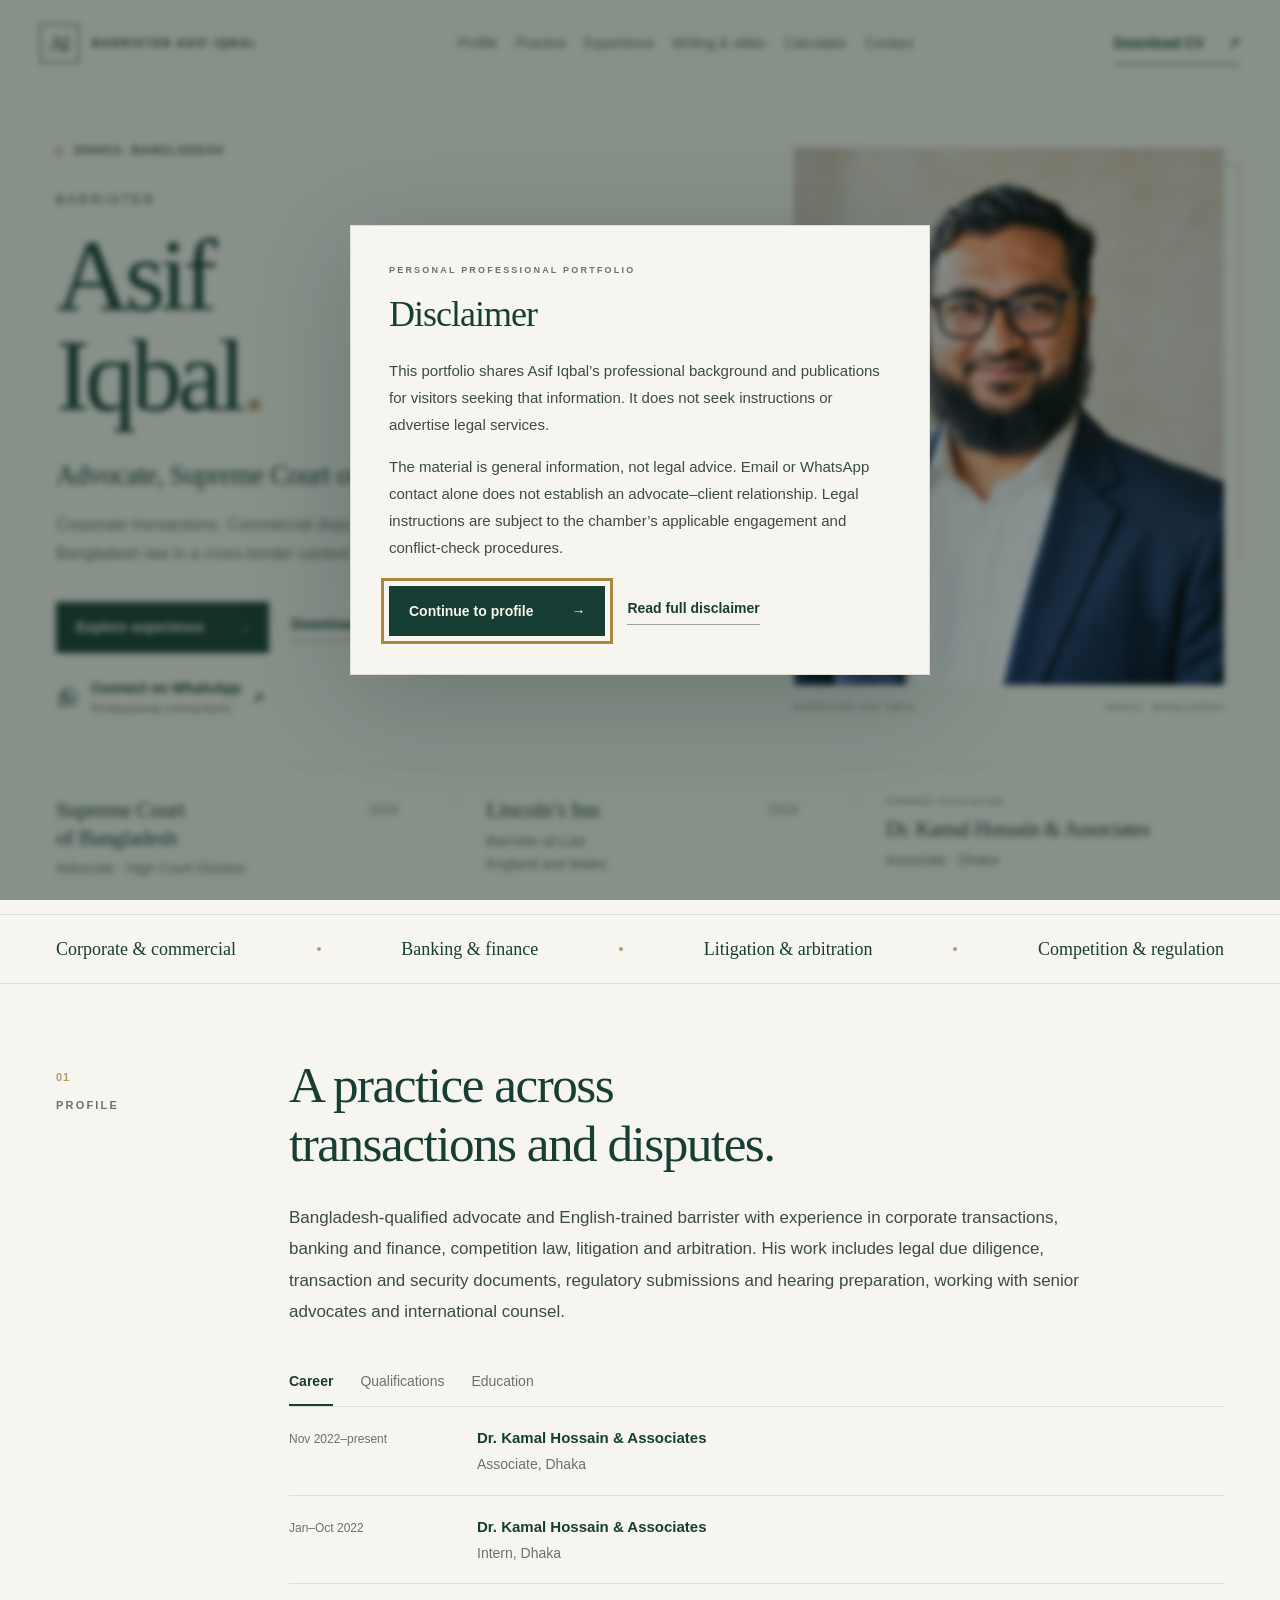
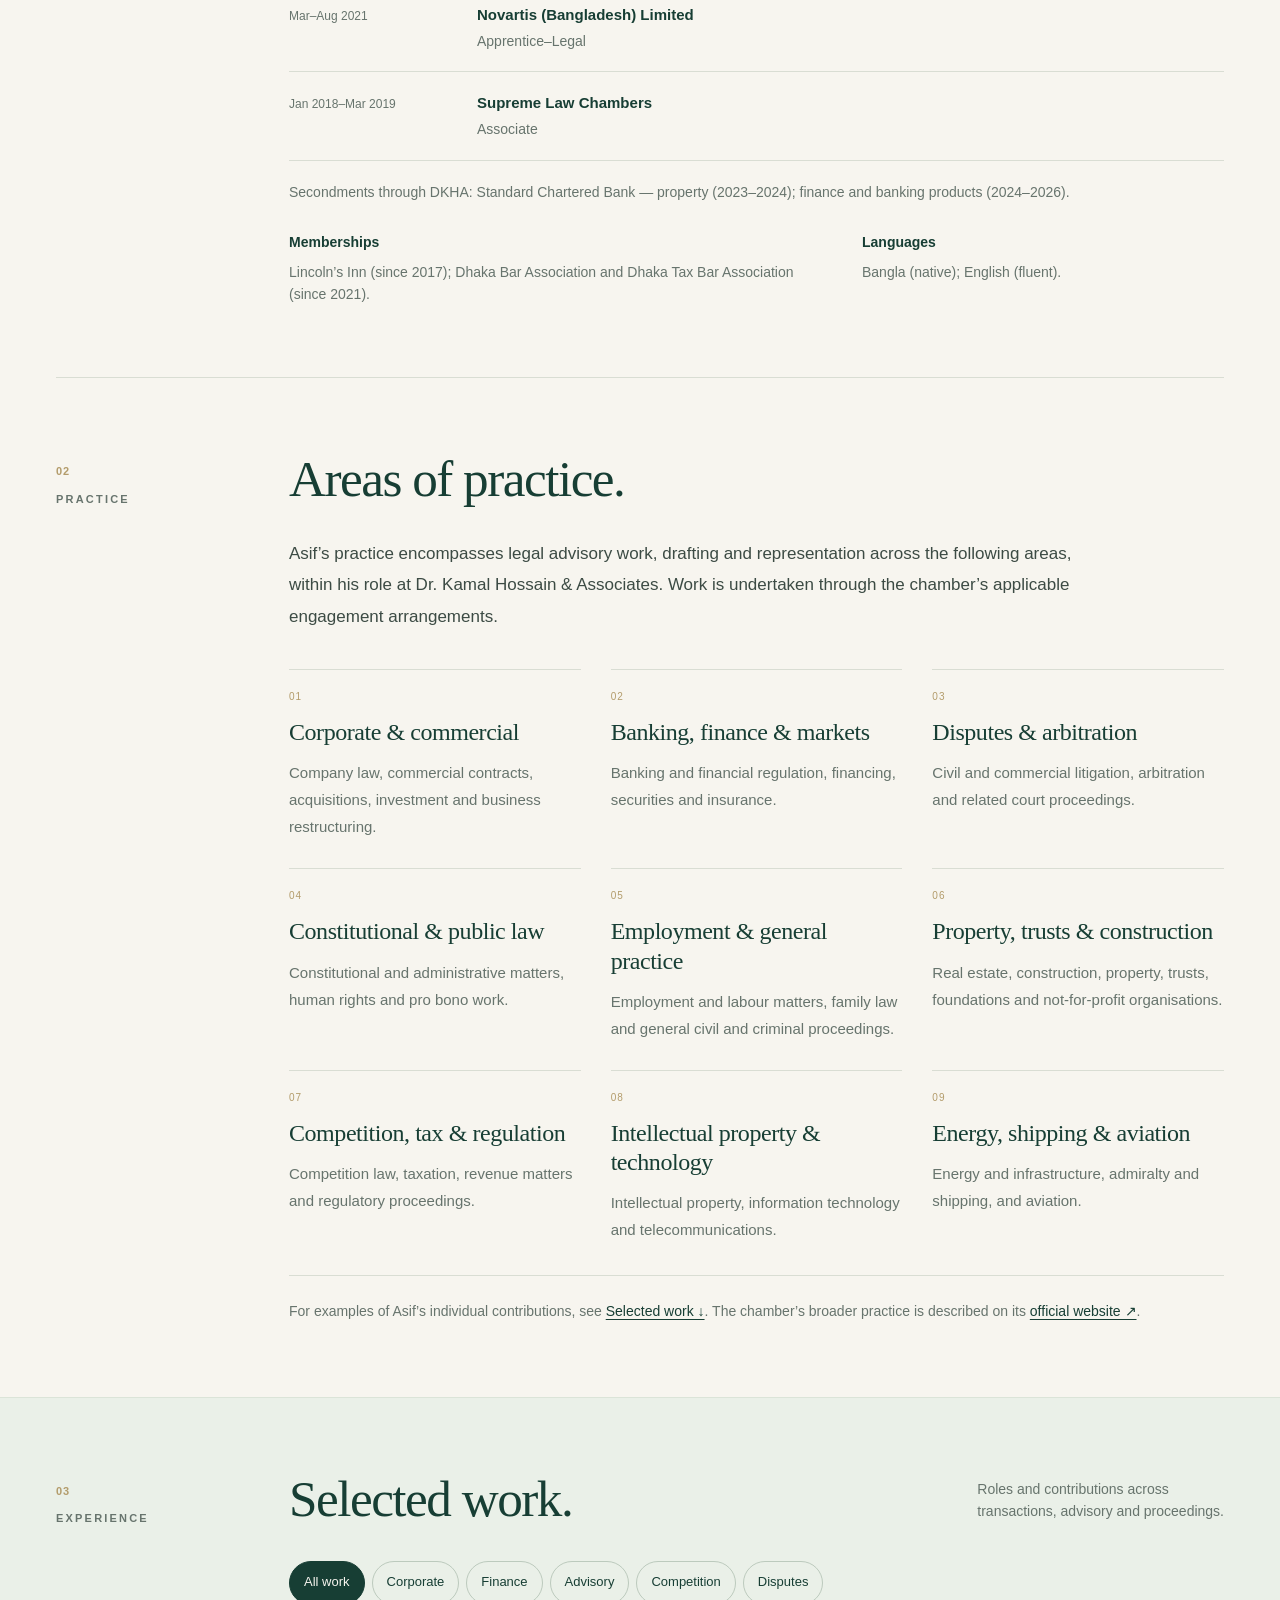
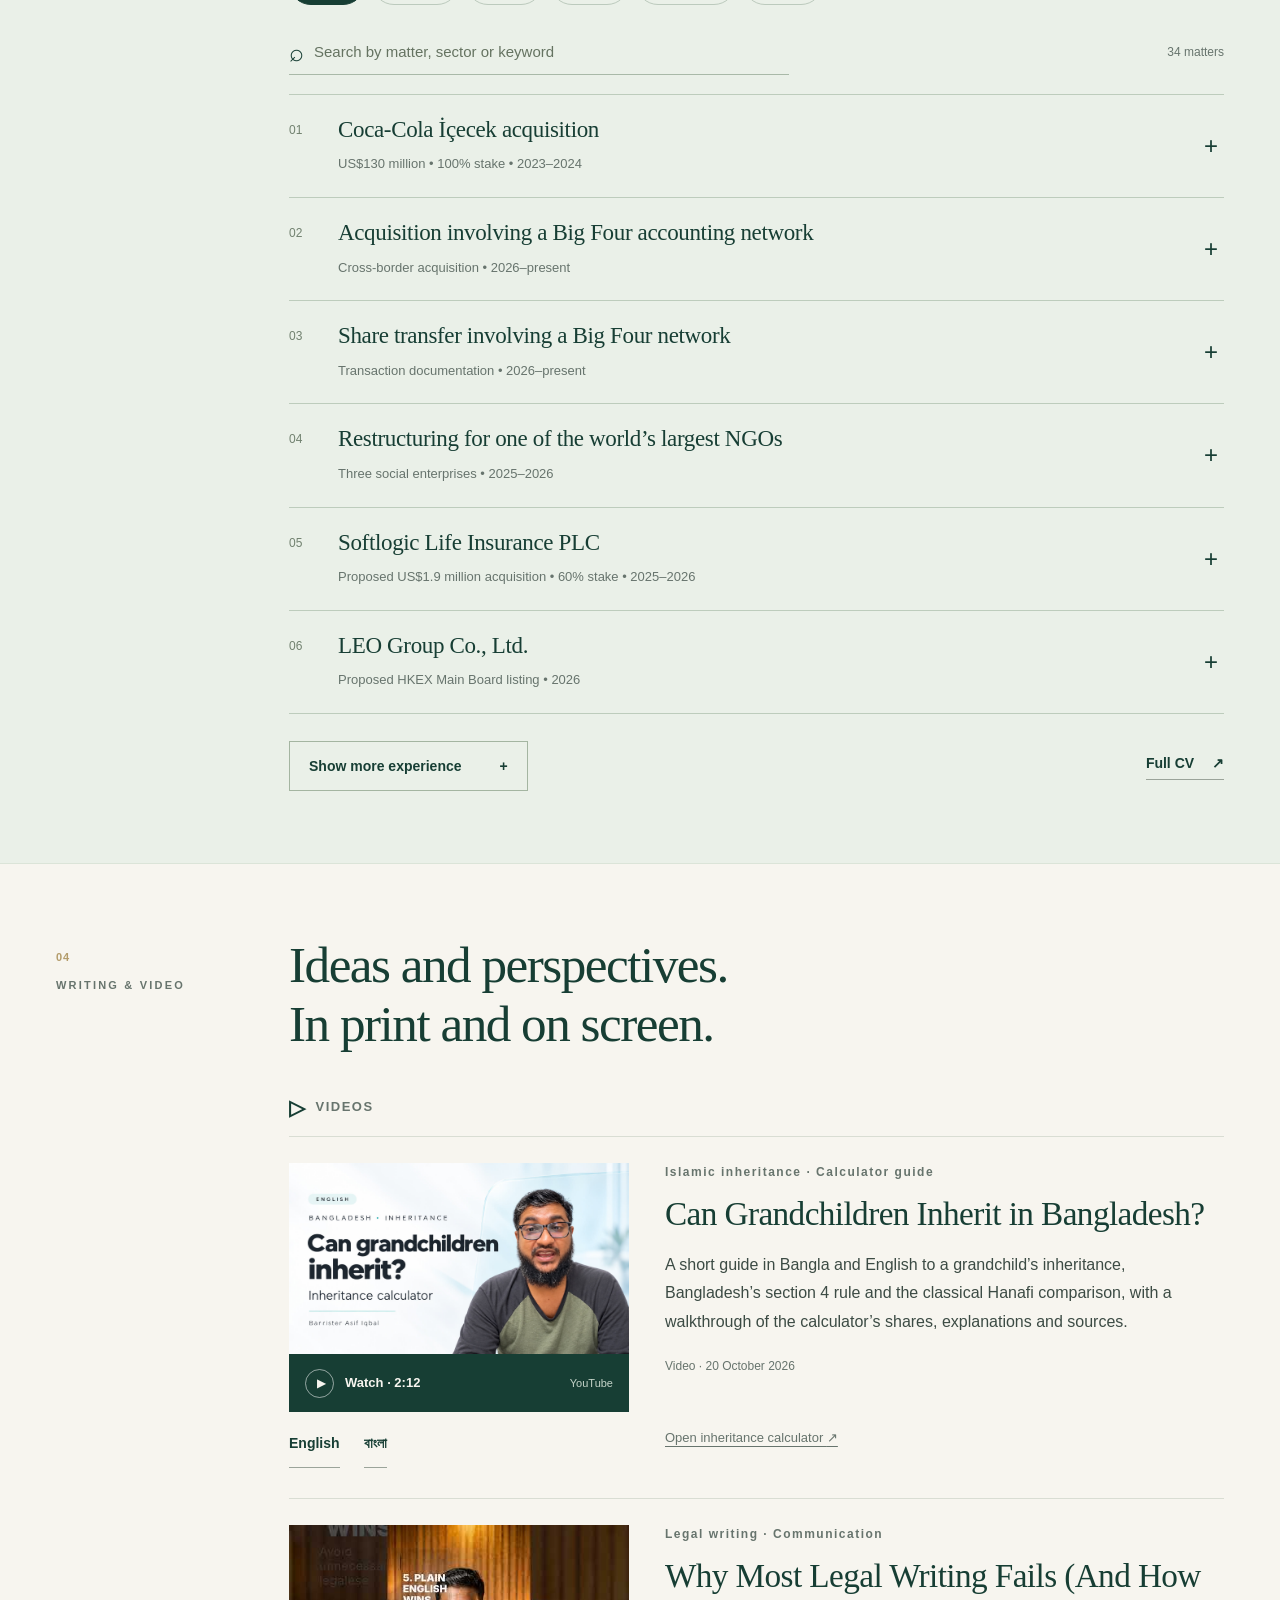
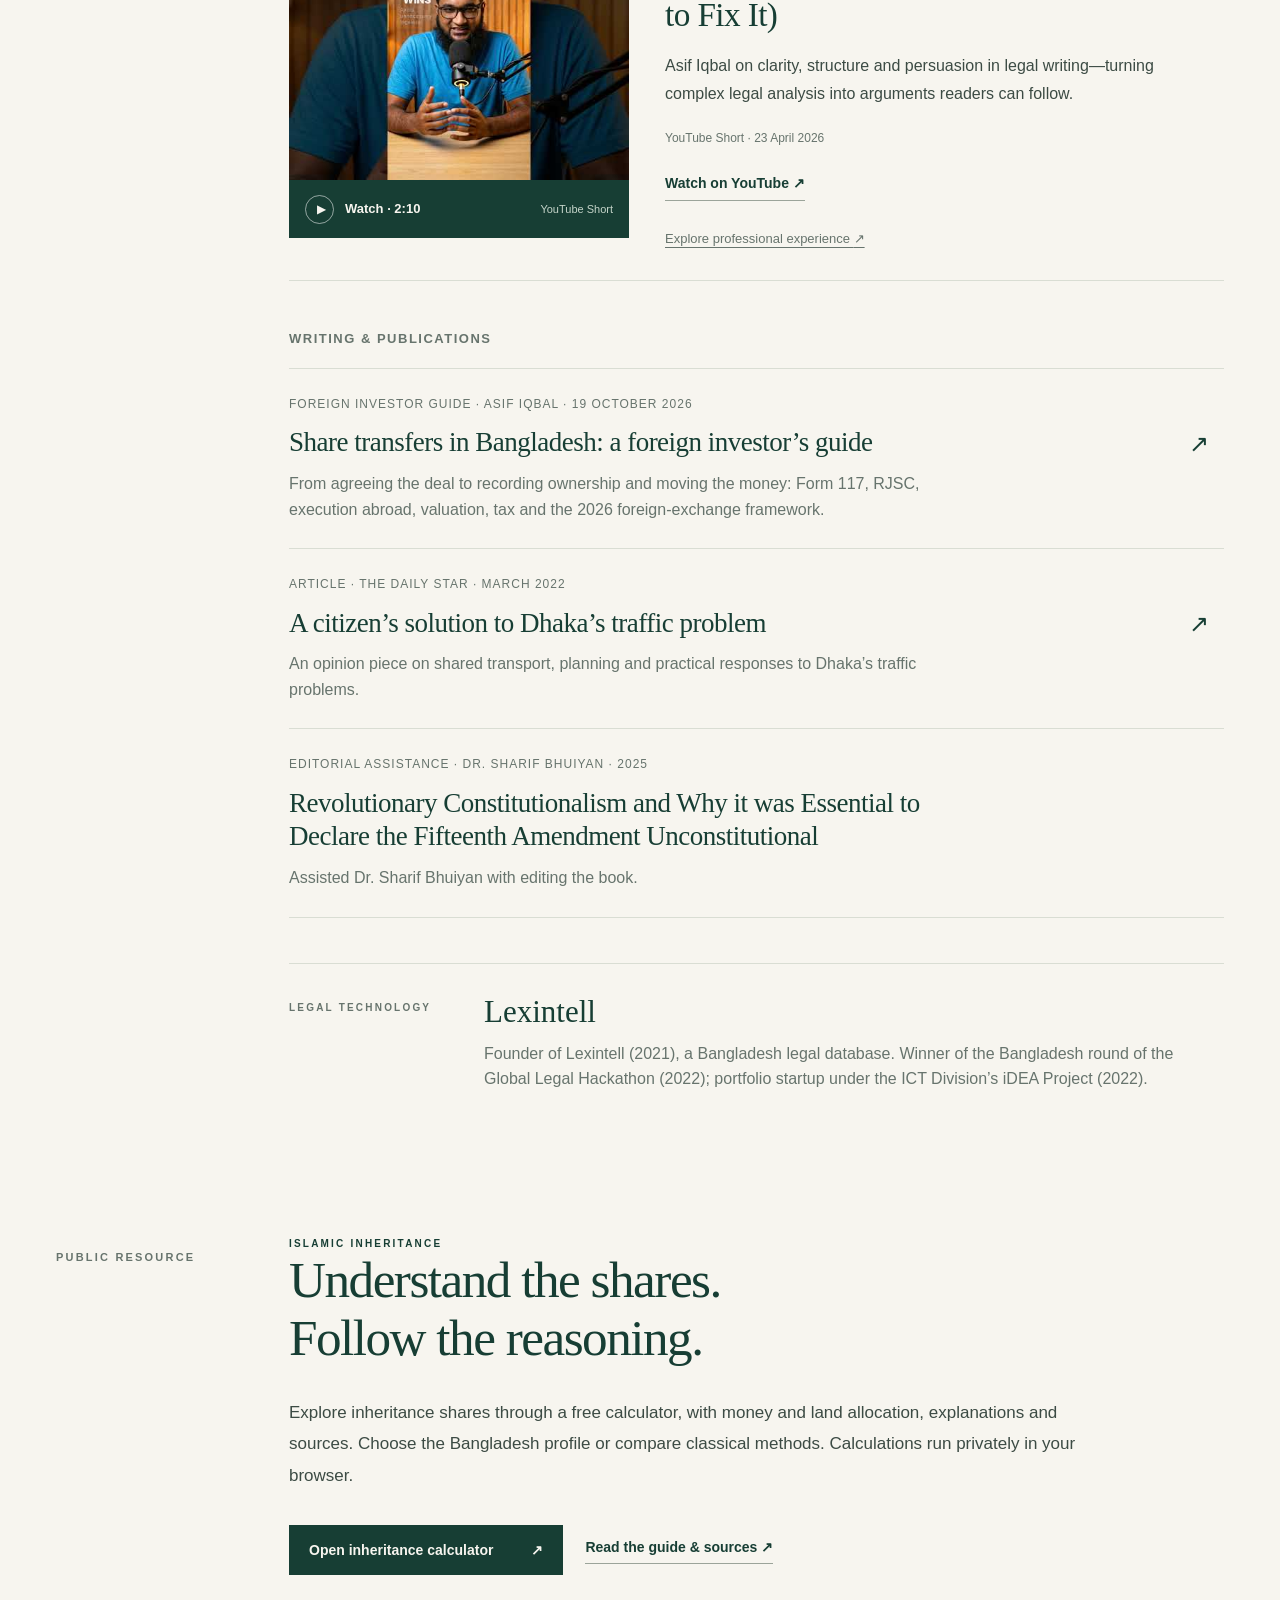
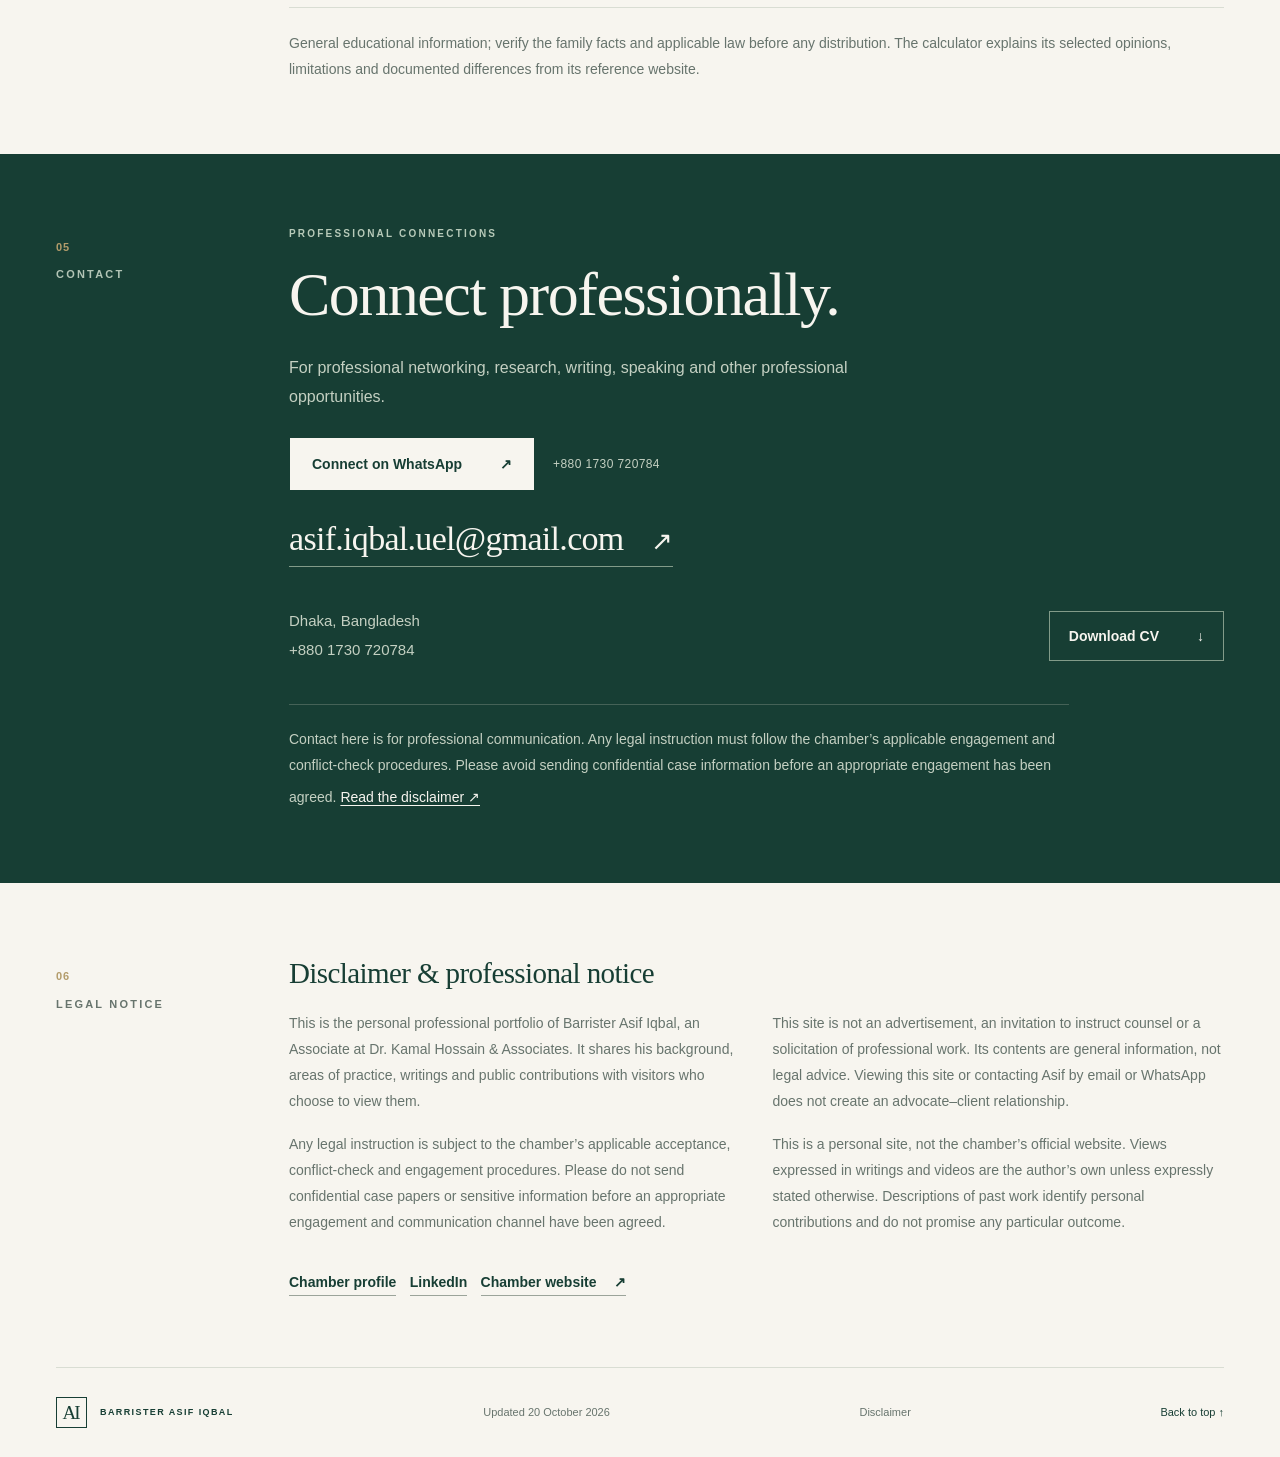
<file: index.html>
<!doctype html>
<html lang="en">
<head>
  <meta charset="utf-8"><meta name="viewport" content="width=device-width,initial-scale=1">
  <title>Barrister Asif Iqbal (Md Asif Iqbal) — Advocate, Supreme Court of Bangladesh</title>
  <meta name="description" content="Professional portfolio of Barrister Asif Iqbal, Advocate, Supreme Court of Bangladesh. Legal experience, qualifications, writings, videos and CV.">
  <link rel="canonical" href="https://asifiqbal23.github.io/barrister-asif-iqbal/"><script type="application/ld+json">{"@context":"https://schema.org","@type":"ProfilePage","url":"https://asifiqbal23.github.io/barrister-asif-iqbal/","mainEntity":{"@type":"Person","name":"Md Asif Iqbal","alternateName":["Barrister Asif Iqbal","Asif Iqbal","Md. Asif Iqbal","Asif Iqbal Saad","Md Asif Iqbal Saad"],"jobTitle":"Barrister-at-Law; Advocate, Supreme Court of Bangladesh","worksFor":{"@type":"LegalService","name":"Dr. Kamal Hossain & Associates","url":"https://www.khossain.com/"},"url":"https://asifiqbal23.github.io/barrister-asif-iqbal/","sameAs":["https://www.khossain.com/lawyers/asif-iqbal","https://lexintell.bd/people/p/p_lx_asif_iqbal/","https://www.linkedin.com/in/asif-iqbal-26893a81/"]}}</script>
  <meta property="og:type" content="website">
  <meta property="og:title" content="Barrister Asif Iqbal">
  <meta property="og:description" content="Advocate, Supreme Court of Bangladesh. Legal experience, writings, videos and CV.">
  <meta property="og:url" content="https://asifiqbal23.github.io/barrister-asif-iqbal/">
  <meta property="og:image" content="https://asifiqbal23.github.io/barrister-asif-iqbal/assets/asif-iqbal-portrait.jpg">
  <meta property="og:image:alt" content="Portrait of Barrister Asif Iqbal">
  <meta name="theme-color" content="#173e34">
  <link rel="icon" href="favicon.svg" type="image/svg+xml">
  <link rel="stylesheet" href="style.css?v=bilingual-video-20261020">
  <script src="app.js?v=bilingual-en-first-20261020" defer></script>
</head>
<body>
<a class="skip" href="#main">Skip to content</a>
<header class="header"><div class="nav-wrap">
  <a class="brand" href="#top" aria-label="Barrister Asif Iqbal home"><span class="monogram">AI</span><span>BARRISTER ASIF IQBAL</span></a>
  <button class="menu-toggle" aria-expanded="false" aria-controls="navigation">Menu <span aria-hidden="true">+</span></button>
  <nav id="navigation" aria-label="Main navigation"><a href="#profile">Profile</a><a href="#practice">Practice</a><a href="#experience">Experience</a><a href="#journal">Writing &amp; video</a><a href="inheritance/">Calculator</a><a href="#contact">Contact</a></nav>
  <a class="nav-cv" href="Md_Asif_Iqbal_CV.pdf?v=profile-3" download="">Download CV <span aria-hidden="true">↗</span></a>
</div></header>
<main id="main">
<section class="hero wrap" id="top">
  <div class="hero-main"><div class="eyebrow"><span class="dot"></span> DHAKA, BANGLADESH</div>
    <h1><span class="title-prefix">Barrister</span><span>Asif</span><br>Iqbal<span class="period">.</span></h1>
    <p class="hero-role">Advocate, Supreme Court of Bangladesh</p>
    <p class="hero-description">Corporate transactions. Commercial disputes.<br>Bangladesh law in a cross-border context.</p>
    <div class="hero-actions"><a class="button primary" href="#experience">Explore experience <span aria-hidden="true">↓</span></a><a class="text-link" href="Md_Asif_Iqbal_CV.pdf?v=profile-3" download="">Download curriculum vitae <span aria-hidden="true">↗</span></a></div>
    <a class="hero-connect" href="https://wa.me/8801730720784" target="_blank" rel="noopener noreferrer" aria-label="Connect with Asif Iqbal on WhatsApp (opens in a new tab)"><svg viewBox="0 0 24 24" aria-hidden="true"><path d="M20 11.6a8 8 0 0 1-11.8 7L4 20l1.4-4.1A8 8 0 1 1 20 11.6Z" /><path d="M9 7.7c-.7.2-1.1.8-1 1.5.3 2.7 2.4 4.9 5.2 5.5.8.2 1.5-.2 1.8-.9l.3-.7-2-1-1 1c-1.2-.5-2.1-1.4-2.6-2.5l.8-1-1-2Z" /></svg><span>Connect on WhatsApp<small>Professional connections</small></span><span aria-hidden="true">↗</span></a>
  </div>
  <figure class="hero-portrait">
    <img src="assets/asif-iqbal-portrait.jpg" alt="Barrister Asif Iqbal in a navy blazer and glasses" width="1122" height="1402" fetchpriority="high" decoding="async">
    <figcaption><span>BARRISTER ASIF IQBAL</span><span>DHAKA · BANGLADESH</span></figcaption>
  </figure>
</section>
  <aside class="credentials credential-band wrap" aria-label="Professional credentials">
    <div class="credential"><span class="credential-date">2026</span><h2>Supreme Court<br>of Bangladesh</h2><p>Advocate · High Court Division</p></div>
    <div class="credential"><span class="credential-date">2018</span><h2>Lincoln’s Inn</h2><p>Barrister-at-Law<br>England and Wales</p></div>
    <div class="credential current"><span class="eyebrow">CURRENT AFFILIATION</span><h2>Dr. Kamal Hossain &amp; Associates</h2><p>Associate · Dhaka</p></div>
  </aside>
<div class="practice-strip"><div class="wrap"><span>Corporate &amp; commercial</span><i></i><span>Banking &amp; finance</span><i></i><span>Litigation &amp; arbitration</span><i></i><span>Competition &amp; regulation</span></div></div>
<section class="wrap section profile" id="profile">
 <div class="section-label"><span>01</span> PROFILE</div>
 <div class="section-content"><h2 class="display">A practice across <br>transactions and disputes.</h2><p class="intro" id="summary"></p>
   <div class="profile-tabs" role="tablist" aria-label="Professional background"><button role="tab" id="tab-career" aria-controls="career" aria-selected="true" data-tab="career">Career</button><button role="tab" id="tab-qualifications" aria-controls="qualifications" aria-selected="false" tabindex="-1" data-tab="qualifications">Qualifications</button><button role="tab" id="tab-education" aria-controls="education" aria-selected="false" tabindex="-1" data-tab="education">Education</button></div>
   <div id="career" role="tabpanel" aria-labelledby="tab-career"></div><div id="qualifications" role="tabpanel" aria-labelledby="tab-qualifications" hidden></div><div id="education" role="tabpanel" aria-labelledby="tab-education" hidden></div>
   <div class="profile-foot"><p><b>Memberships</b><span id="memberships"></span></p><p><b>Languages</b><span id="languages"></span></p></div>
 </div>
</section><section class="wrap section practice-section" id="practice" aria-labelledby="practice-heading"><div class="section-label"><span>02</span> PRACTICE</div><div class="section-content">
  <h2 class="display" id="practice-heading">Areas of practice.</h2>
  <p class="intro">Asif’s practice encompasses legal advisory work, drafting and representation across the following areas, within his role at Dr. Kamal Hossain &amp; Associates. Work is undertaken through the chamber’s applicable engagement arrangements.</p>
  <div class="practice-grid">
    <article><span class="practice-index">01</span><h3>Corporate &amp; commercial</h3><p>Company law, commercial contracts, acquisitions, investment and business restructuring.</p></article>
    <article><span class="practice-index">02</span><h3>Banking, finance &amp; markets</h3><p>Banking and financial regulation, financing, securities and insurance.</p></article>
    <article><span class="practice-index">03</span><h3>Disputes &amp; arbitration</h3><p>Civil and commercial litigation, arbitration and related court proceedings.</p></article>
    <article><span class="practice-index">04</span><h3>Constitutional &amp; public law</h3><p>Constitutional and administrative matters, human rights and pro bono work.</p></article>
    <article><span class="practice-index">05</span><h3>Employment &amp; general practice</h3><p>Employment and labour matters, family law and general civil and criminal proceedings.</p></article>
    <article><span class="practice-index">06</span><h3>Property, trusts &amp; construction</h3><p>Real estate, construction, property, trusts, foundations and not-for-profit organisations.</p></article>
    <article><span class="practice-index">07</span><h3>Competition, tax &amp; regulation</h3><p>Competition law, taxation, revenue matters and regulatory proceedings.</p></article>
    <article><span class="practice-index">08</span><h3>Intellectual property &amp; technology</h3><p>Intellectual property, information technology and telecommunications.</p></article>
    <article><span class="practice-index">09</span><h3>Energy, shipping &amp; aviation</h3><p>Energy and infrastructure, admiralty and shipping, and aviation.</p></article>
  </div>
  <p class="practice-context">For examples of Asif’s individual contributions, see <a href="#experience">Selected work ↓</a>. The chamber’s broader practice is described on its <a href="https://www.khossain.com/practice-areas" target="_blank" rel="noopener noreferrer">official website ↗</a>.</p>
</div></section><section class="experience-section" id="experience"><div class="wrap section">
 <div class="section-label"><span>03</span> EXPERIENCE</div><div class="section-content">
   <div class="experience-heading"><h2 class="display">Selected work.</h2><p>Roles and contributions across <br>transactions, advisory and proceedings.</p></div>
   <div class="filters" role="group" aria-label="Filter experience"><button class="active" data-filter="all" aria-pressed="true">All work</button><button data-filter="transactions" aria-pressed="false">Corporate</button><button data-filter="finance" aria-pressed="false">Finance</button><button data-filter="advisory" aria-pressed="false">Advisory</button><button data-filter="competition" aria-pressed="false">Competition</button><button data-filter="disputes" aria-pressed="false">Disputes</button></div>
   <div class="search-row"><label class="search"><span aria-hidden="true">⌕</span><input type="search" id="work-search" aria-label="Search experience" placeholder="Search by matter, sector or keyword"></label><span id="result-count" role="status" aria-live="polite"></span></div>
   <div id="work-list"></div><div class="work-bottom"><button class="button outline" id="show-more">Show more experience <span aria-hidden="true">+</span></button><a class="text-link" href="Md_Asif_Iqbal_CV.pdf?v=profile-3" download="">Full CV <span aria-hidden="true">↗</span></a></div>
 </div>
</div></section>


<section class="wrap section" id="journal"><div class="section-label"><span>04</span> WRITING &amp; VIDEO</div><div class="section-content">
 <div class="journal-heading"><h2 class="display">Ideas and perspectives.<br>In print and on screen.</h2></div>
 <div class="journal-block"><h3 class="journal-label" id="videos-title"><span aria-hidden="true">▷</span> Videos</h3><div id="videos" role="region" aria-labelledby="videos-title"></div></div>
 <div class="journal-block writing-block"><h3 class="journal-label" id="writing-title">Writing &amp; publications</h3><div id="writing" role="region" aria-labelledby="writing-title"></div></div>
 <div class="innovation"><span class="eyebrow">LEGAL TECHNOLOGY</span><div><h3><a href="https://lexintell.bd/" rel="noopener">Lexintell</a></h3><p id="innovation"></p></div></div>
</div></section>
<section class="wrap section resource-section" id="resources"><div class="section-label">PUBLIC RESOURCE</div><div class="section-content"><div class="eyebrow">ISLAMIC INHERITANCE</div><h2 class="display">Understand the shares.<br>Follow the reasoning.</h2><p class="intro">Explore inheritance shares through a free calculator, with money and land allocation, explanations and sources. Choose the Bangladesh profile or compare classical methods. Calculations run privately in your browser.</p><div class="hero-actions"><a class="button primary" href="inheritance/">Open inheritance calculator <span aria-hidden="true">↗</span></a><a class="text-link" href="inheritance/guide.html">Read the guide &amp; sources ↗</a></div><p class="practice-context">General educational information; verify the family facts and applicable law before any distribution. The calculator explains its selected opinions, limitations and documented differences from its reference website.</p></div></section>
<section id="contact" class="contact-section"><div class="wrap section"><div class="section-label"><span>05</span> CONTACT</div><div class="section-content">
  <div class="eyebrow">PROFESSIONAL CONNECTIONS</div><h2 class="display">Connect professionally.</h2>
  <p class="contact-intro">For professional networking, research, writing, speaking and other professional opportunities.</p>
  <div class="contact-actions"><a class="button light whatsapp-button" href="https://wa.me/8801730720784" target="_blank" rel="noopener noreferrer">Connect on WhatsApp <span aria-hidden="true">↗</span></a><span class="whatsapp-number">+880 1730 720784</span></div>
  <a class="email" href="mailto:asif.iqbal.uel@gmail.com">asif.iqbal.uel@gmail.com <span aria-hidden="true">↗</span></a>
  <div class="contact-bottom"><p>Dhaka, Bangladesh<br><a href="tel:+8801730720784">+880 1730 720784</a></p><a class="button contact-cv" href="Md_Asif_Iqbal_CV.pdf?v=profile-3" download="">Download CV <span aria-hidden="true">↓</span></a></div>
  <p class="contact-note">Contact here is for professional communication. Any legal instruction must follow the chamber’s applicable engagement and conflict-check procedures. Please avoid sending confidential case information before an appropriate engagement has been agreed. <a href="#disclaimer">Read the disclaimer ↗</a></p>
</div></div></section>
<section class="wrap section legal-section" id="disclaimer" aria-labelledby="disclaimer-heading"><div class="section-label"><span>06</span> LEGAL NOTICE</div><div class="section-content">
  <h2 id="disclaimer-heading">Disclaimer &amp; professional notice</h2>
  <div class="legal-copy"><p>This is the personal professional portfolio of Barrister Asif Iqbal, an Associate at Dr. Kamal Hossain &amp; Associates. It shares his background, areas of practice, writings and public contributions with visitors who choose to view them.</p>
  <p>This site is not an advertisement, an invitation to instruct counsel or a solicitation of professional work. Its contents are general information, not legal advice. Viewing this site or contacting Asif by email or WhatsApp does not create an advocate–client relationship.</p>
  <p>Any legal instruction is subject to the chamber’s applicable acceptance, conflict-check and engagement procedures. Please do not send confidential case papers or sensitive information before an appropriate engagement and communication channel have been agreed.</p>
  <p>This is a personal site, not the chamber’s official website. Views expressed in writings and videos are the author’s own unless expressly stated otherwise. Descriptions of past work identify personal contributions and do not promise any particular outcome.</p></div>
  <a class="text-link" href="https://www.khossain.com/lawyers/asif-iqbal" target="_blank" rel="noopener noreferrer">Chamber profile</a> &nbsp; <a class="text-link" href="https://www.linkedin.com/in/asif-iqbal-26893a81/" target="_blank" rel="noopener noreferrer me">LinkedIn</a> &nbsp; <a class="text-link" href="https://www.khossain.com/" target="_blank" rel="noopener noreferrer">Chamber website <span aria-hidden="true">↗</span></a>
</div></section>
</main>
<footer class="wrap footer"><a class="brand" href="#top"><span class="monogram">AI</span><span>BARRISTER ASIF IQBAL</span></a><span id="last-updated"></span><a href="#disclaimer">Disclaimer</a><a href="#top">Back to top ↑</a></footer>
<dialog class="notice-dialog" id="professional-notice" aria-labelledby="notice-title" aria-describedby="notice-description">
  <div class="eyebrow">PERSONAL PROFESSIONAL PORTFOLIO</div><h2 id="notice-title">Disclaimer</h2>
  <div id="notice-description"><p>This portfolio shares Asif Iqbal’s professional background and publications for visitors seeking that information. It does not seek instructions or advertise legal services.</p><p>The material is general information, not legal advice. Email or WhatsApp contact alone does not establish an advocate–client relationship. Legal instructions are subject to the chamber’s applicable engagement and conflict-check procedures.</p></div>
  <div class="notice-actions"><button type="button" class="button primary" id="notice-continue" autofocus>Continue to profile <span aria-hidden="true">→</span></button><a class="text-link" id="notice-read" href="#disclaimer">Read full disclaimer</a></div>
</dialog>
<noscript><p class="wrap">Enable JavaScript to explore the full profile. You can also <a href="Md_Asif_Iqbal_CV.pdf?v=profile-3">read the complete CV as a PDF</a>.</p></noscript>
<dialog class="video-dialog" id="video-dialog" aria-labelledby="player-title"><div class="player-header"><h2 id="player-title"></h2><button type="button" id="close-video" aria-label="Close video">Close <span aria-hidden="true">×</span></button></div><div id="player-screen" class="player-screen"></div><a id="player-external" target="_blank" rel="noopener noreferrer">Watch on YouTube ↗</a></dialog></body></html>
</file>
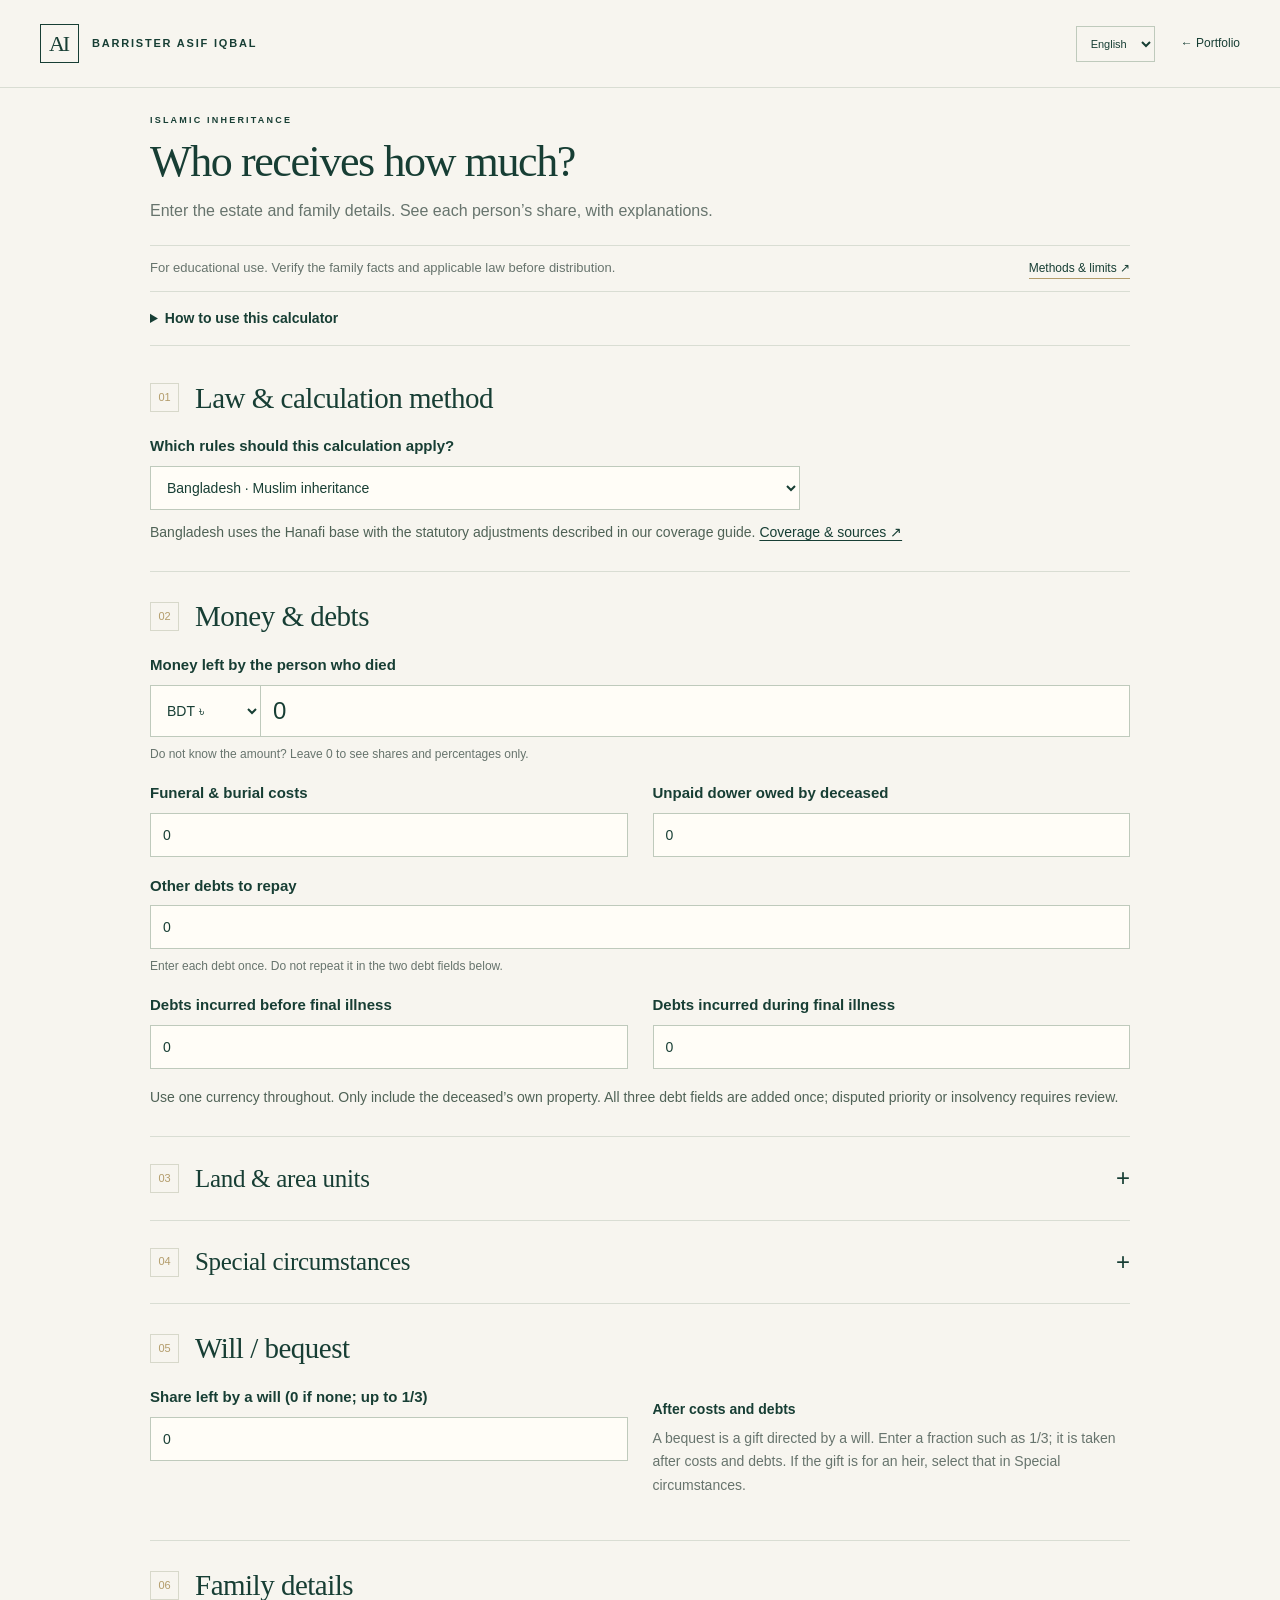
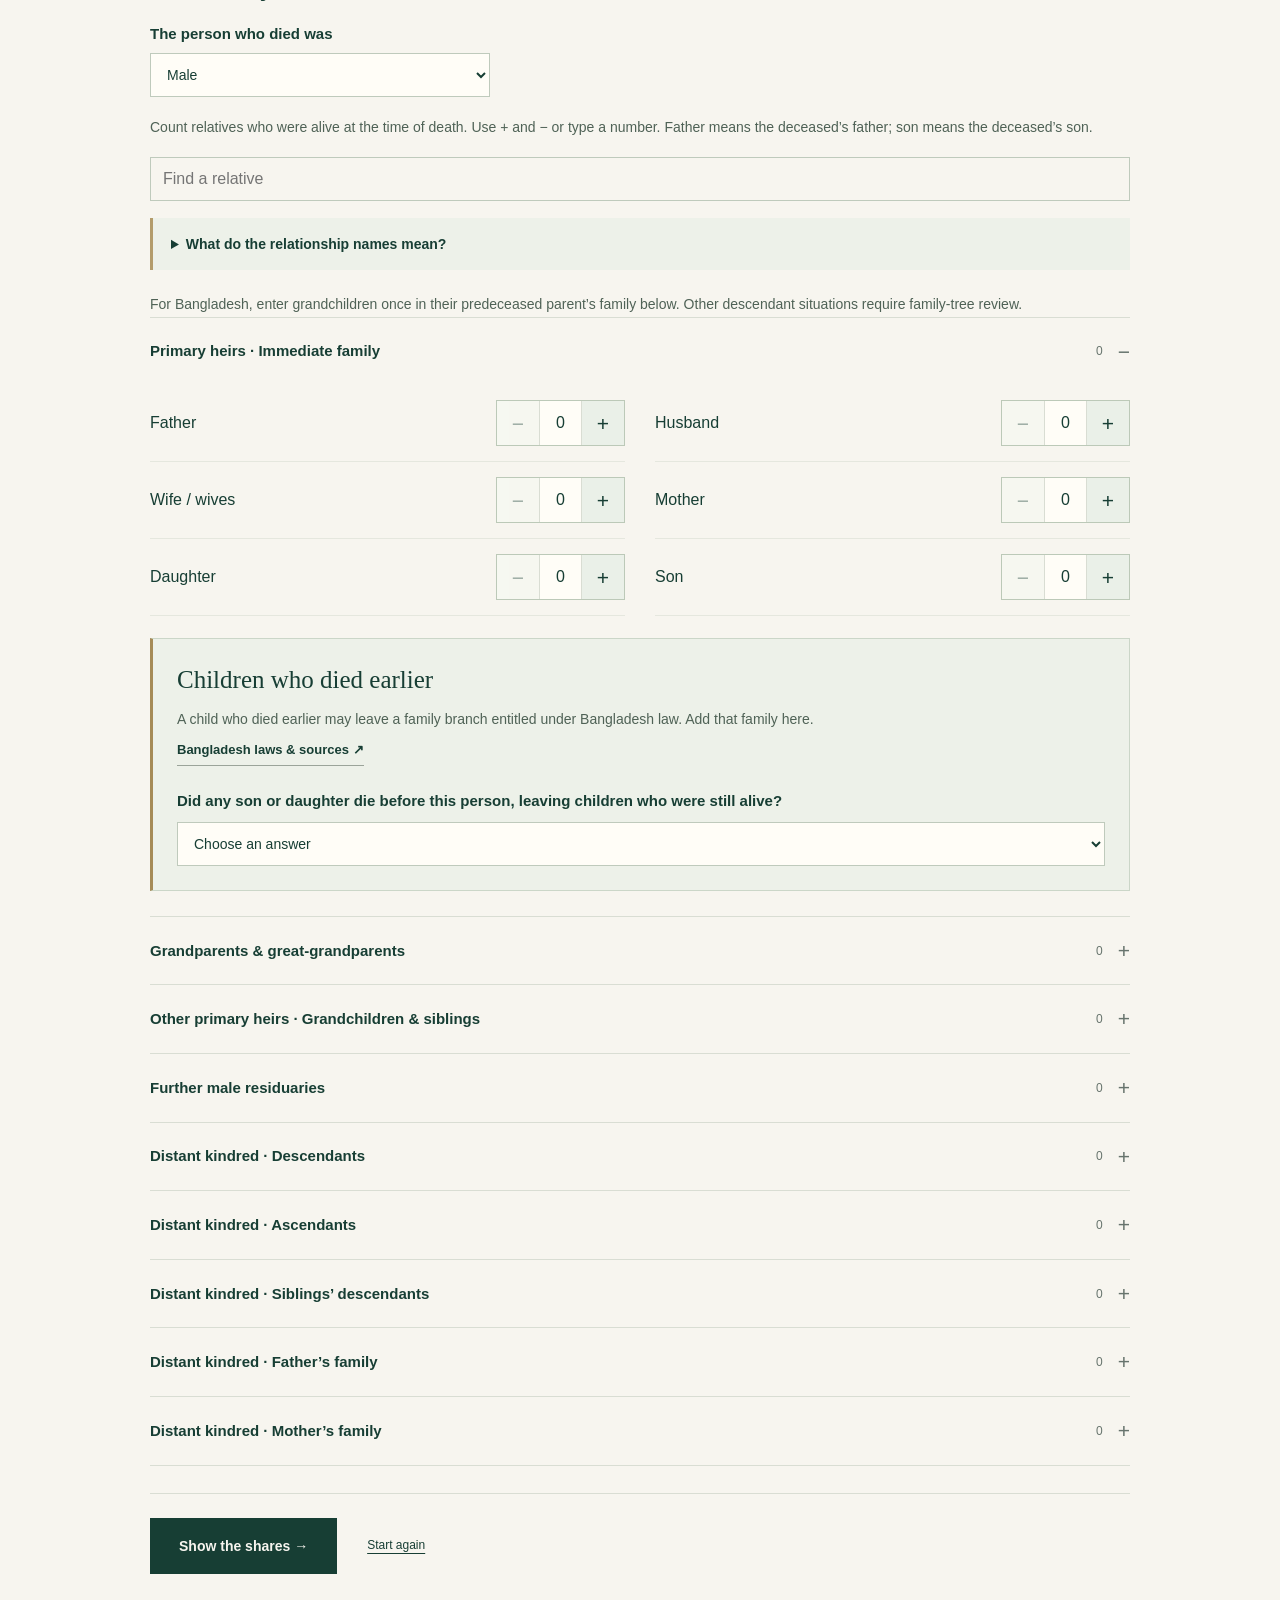
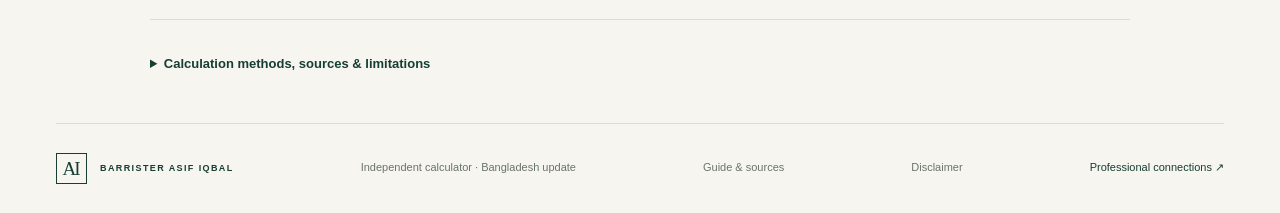
<file: inheritance/index.html>
<!doctype html>
<html lang="en">
<head>
<meta charset="utf-8"><meta name="viewport" content="width=device-width,initial-scale=1">
<title>Islamic Inheritance Calculator | Barrister Asif Iqbal</title>
<meta name="description" content="An independent Islamic inheritance calculator with exact shares, estate deductions, land allocation, case explanations and references. Runs privately in your browser.">
<meta name="theme-color" content="#173e34"><meta name="referrer" content="no-referrer">
<meta http-equiv="Content-Security-Policy" content="default-src 'self'; script-src 'self'; style-src 'self' 'unsafe-inline'; img-src 'self' data:; connect-src 'none'; frame-src 'none'; object-src 'none'; base-uri 'self'; form-action 'none'">
<link rel="canonical" href="https://asifiqbal23.github.io/barrister-asif-iqbal/inheritance/">
<link rel="icon" href="../favicon.svg" type="image/svg+xml"><link rel="stylesheet" href="../style.css?v=design-1"><link rel="stylesheet" href="calculator.css?v=design-1">
<script src="distant.js?v=release-1" defer></script><script src="engine.js?v=bd-1" defer></script><script src="bangladesh.js?v=bd-1" defer></script><script src="scenarios.js?v=bd-2" defer></script><script src="heirs.js?v=ux-3" defer></script><script src="references.js?v=bd-1" defer></script><script src="calculator.js?v=design-1" defer></script>
</head>
<body class="calculator-page">
<a class="skip" href="#main">Skip to content</a>
<header class="header"><div class="nav-wrap"><a class="brand" href="../"><span class="monogram">AI</span><span>BARRISTER ASIF IQBAL</span></a><div class="tool-nav"><label class="sr-only" for="language">Interface language</label><select id="language"><option value="en">English</option><option value="bn">বাংলা</option></select><a href="../" data-en="← Portfolio" data-bn="← পোর্টফোলিও">← Portfolio</a></div></div></header>
<main id="main">
<section class="calc-hero wrap task-hero"><div><div class="eyebrow">ISLAMIC INHERITANCE</div><h1 data-en="Who receives how much?" data-bn="কে কত অংশ পাবেন?">Who receives how much?</h1><p class="hero-sub" data-en="Enter the estate and family details. See each person’s share, with explanations." data-bn="সম্পত্তি ও পরিবারের তথ্য দিন। ব্যাখ্যাসহ প্রত্যেকের অংশ দেখুন।">Enter the estate and family details. See each person’s share, with explanations.</p></div></section>
<div class="scope-banner wrap task-notice"><p data-en="For educational use. Verify the family facts and applicable law before distribution." data-bn="শিক্ষামূলক হিসাব। সম্পত্তি বণ্টনের আগে পরিবারের তথ্য ও প্রযোজ্য আইন যাচাই করুন।">For educational use. Verify the family facts and applicable law before distribution.</p><a href="guide.html#policy" data-en="Methods & limits ↗" data-bn="পদ্ধতি ও সীমা ↗">Methods &amp; limits ↗</a></div>
<details class="start-guide wrap compact-guide"><summary data-en="How to use this calculator" data-bn="কীভাবে ব্যবহার করবেন">How to use this calculator</summary><div class="start-guide-body"><p><a class="text-link" href="../#videos" data-en="Watch the video guide ↗" data-bn="ভিডিও নির্দেশিকা দেখুন ↗">Watch the video guide ↗</a></p><div class="start-guide-heading"><h2 data-en="First time? Start here." data-bn="প্রথমবার? এভাবে শুরু করুন।">First time? Start here.</h2><p data-en="You do not need to know the fractions—the calculator works them out." data-bn="ভগ্নাংশ জানা লাগবে না—ক্যালকুলেটর হিসাব করে দেবে।">You do not need to know the fractions—the calculator works them out.</p></div><ol><li><b data-en="Choose the applicable rules" data-bn="প্রযোজ্য নিয়ম বাছুন">Choose the applicable rules</b><span data-en="Use the Bangladesh profile, or choose classical Islamic rules to compare methods." data-bn="বাংলাদেশের নিয়ম বাছুন, অথবা ইসলামি ফিকহের বিভিন্ন পদ্ধতি তুলনা করুন।">Use the Bangladesh profile, or choose classical Islamic rules to compare methods.</span></li><li><b data-en="Enter what is left behind" data-bn="কী সম্পত্তি আছে লিখুন">Enter what is left behind</b><span data-en="Add money and any debts. Open land or special settings only when relevant." data-bn="টাকা ও ঋণ লিখুন। জমি বা বিশেষ পরিস্থিতি থাকলে সংশ্লিষ্ট ঘর খুলুন।">Add money and any debts. Open land or special settings only when relevant.</span></li><li><b data-en="Count the family" data-bn="আত্মীয়দের সংখ্যা দিন">Count the family</b><span data-en="Enter the relatives alive when the person died, then calculate." data-bn="মৃত্যুর সময় যাঁরা জীবিত ছিলেন, তাঁদের সংখ্যা দিয়ে হিসাব দেখুন।">Enter the relatives alive when the person died, then calculate.</span></li></ol><p class="relationship-reminder" data-en="Every relationship is to the person who died—not to you. Leave a count at 0 when that relative was not alive." data-bn="সব সম্পর্ক মৃত ব্যক্তির সঙ্গে মিলিয়ে দিন—আপনার সঙ্গে নয়। কোনো আত্মীয় তখন জীবিত না থাকলে তাঁর সংখ্যা ০ রাখুন।">Every relationship is to the person who died—not to you. Leave a count at 0 when that relative was not alive.</p></div></details>
<div class="calculator-layout wrap">
<form id="inheritance-form" novalidate><section id="method-section" class="form-section"><div class="step-title"><span>01</span><h2 data-en="Law & calculation method" data-bn="আইন ও হিসাবের পদ্ধতি">Law &amp; calculation method</h2></div><label class="jurisdiction-field"><span data-en="Which rules should this calculation apply?" data-bn="কোন নিয়মে হিসাব করবেন?">Which rules should this calculation apply?</span><select id="jurisdiction"><option value="bangladesh" selected data-en="Bangladesh · Muslim inheritance" data-bn="বাংলাদেশ · মুসলিম উত্তরাধিকার">Bangladesh · Muslim inheritance</option><option value="classical" data-en="Classical Islamic rules · compare methods" data-bn="ইসলামি ফিকহের নিয়ম · পদ্ধতি তুলনা">Classical Islamic rules · compare methods</option></select></label><p class="hint method-context" id="bd-method-note"><span data-en="Bangladesh uses the Hanafi base with the statutory adjustments described in our coverage guide." data-bn="বাংলাদেশের হিসাবে হানাফি নিয়মের সঙ্গে নির্দেশিকায় বর্ণিত আইনি সমন্বয় করা হয়।">Bangladesh uses the Hanafi base with the statutory adjustments described in our coverage guide.</span> <a href="bangladesh.html" data-en="Coverage & sources ↗" data-bn="কী হিসাব হয় ও আইনের সূত্র ↗">Coverage &amp; sources ↗</a></p>
<div id="classical-methods" hidden><fieldset class="method-options"><legend class="sr-only">School / juristic method</legend><label class="method-option method-all"><input type="radio" name="method-choice" value="none" checked><span data-en="Compare all methods" data-bn="সব পদ্ধতি তুলনা">Compare all methods</span></label><label class="method-option"><input type="radio" name="method-choice" value="hanafi"><span data-en="Hanafi" data-bn="হানাফি">Hanafi</span></label><label class="method-option"><input type="radio" name="method-choice" value="maliki"><span data-en="Maliki" data-bn="মালিকি">Maliki</span></label><label class="method-option"><input type="radio" name="method-choice" value="shafii"><span data-en="Shafi‘i" data-bn="শাফেয়ি">Shafi‘i</span></label><label class="method-option"><input type="radio" name="method-choice" value="hanbali"><span data-en="Hanbali" data-bn="হাম্বলি">Hanbali</span></label><label class="method-option"><input type="radio" name="method-choice" value="yusuf"><span data-en="Imam Abu Yusuf" data-bn="ইমাম আবু ইউসুফ">Imam Abu Yusuf</span></label><label class="method-option"><input type="radio" name="method-choice" value="muhammad"><span data-en="Imam Muhammad" data-bn="ইমাম মুহাম্মদ">Imam Muhammad</span></label></fieldset><p class="hint" data-en="A school is a way of interpreting inheritance rules. Choose a known method, or keep “Compare all methods” to see the six alternatives." data-bn="মাজহাব হলো উত্তরাধিকারের নিয়ম ব্যাখ্যার একটি পদ্ধতি। জানা থাকলে সেটি বাছুন, নইলে “সব পদ্ধতি তুলনা” রেখে ছয়টি ফল দেখুন।">A school is a way of interpreting inheritance rules. Choose a known method, or keep “Compare all methods” to see the six alternatives.</p><select hidden id="method"><option selected value="none">Compare all methods</option><option value="hanafi">Hanafi / হানাফি</option><option value="maliki">Maliki / মালিকি</option><option value="shafii">Shafi‘i / শাফেয়ি</option><option value="hanbali">Hanbali / হাম্বলি</option><option value="yusuf">Imam Abu Yusuf / ইমাম আবু ইউসুফ</option><option value="muhammad">Imam Muhammad / ইমাম মুহাম্মদ</option></select></div></section><section id="estate-section" class="form-section"><div class="step-title"><span>02</span><h2 data-en="Money & debts" data-bn="টাকা ও দায়দেনা">Money &amp; debts</h2></div><div class="field-grid">
<label class="wide"><span data-en="Money left by the person who died" data-bn="মৃত ব্যক্তির রেখে যাওয়া মোট টাকা">Money left by the person who died</span><div class="money-field"><select data-bn-label="মুদ্রা" data-en-label="Currency" id="currency" aria-label="Currency"><option value="BDT">BDT ৳</option><option value="USD">USD $</option><option value="GBP">GBP £</option><option value="EUR">EUR €</option><option value="PKR">PKR</option><option value="INR">INR ₹</option><option value="SAR">SAR</option></select><input data-bn-label="টাকার পরিমাণ" data-en-label="Monetary estate" id="cash" name="cash" inputmode="decimal" value="0" autocomplete="off" aria-label="Monetary estate"></div><small data-en="Do not know the amount? Leave 0 to see shares and percentages only." data-bn="টাকার পরিমাণ জানা নেই? ০ রাখলে শুধু অংশ ও শতাংশ দেখাবে।">Do not know the amount? Leave 0 to see shares and percentages only.</small></label>
<label><span data-en="Funeral & burial costs" data-bn="দাফন ও অন্ত্যেষ্টিক্রিয়া ব্যয়">Funeral &amp; burial costs</span><input id="funeral" inputmode="decimal" value="0" autocomplete="off"></label>
<label><span data-en="Unpaid dower owed by deceased" data-bn="মৃত ব্যক্তির প্রদেয় বকেয়া দেনমোহর">Unpaid dower owed by deceased</span><input id="dower" inputmode="decimal" value="0" autocomplete="off"></label>
<label class="wide"><span data-en="Other debts to repay" data-bn="পরিশোধ করতে হবে এমন অন্যান্য ঋণ">Other debts to repay</span><input id="otherDebt" inputmode="decimal" value="0" autocomplete="off"><small data-en="Enter each debt once. Do not repeat it in the two debt fields below." data-bn="একই ঋণ একবার দিন। নিচের দুই ঋণের ঘরে সেটি আবার লিখবেন না।">Enter each debt once. Do not repeat it in the two debt fields below.</small></label>
<label><span data-en="Debts incurred before final illness" data-bn="অন্তিম অসুস্থতার আগে গৃহীত ঋণ">Debts incurred before final illness</span><input id="debt1" inputmode="decimal" value="0" autocomplete="off"></label>
<label><span data-en="Debts incurred during final illness" data-bn="অন্তিম অসুস্থতার সময়ে গৃহীত ঋণ">Debts incurred during final illness</span><input id="debt2" inputmode="decimal" value="0" autocomplete="off"></label>


</div><p class="hint" data-en="Use one currency throughout. Only include the deceased’s own property. All three debt fields are added once; disputed priority or insolvency requires review." data-bn="একই মুদ্রা ব্যবহার করুন। কেবল মৃত ব্যক্তির নিজস্ব সম্পদ অন্তর্ভুক্ত করুন। তিনটি ঘরের ঋণ একবার করে যোগ হয়; অগ্রাধিকার বিতর্ক বা দেউলিয়াত্বে পর্যালোচনা প্রয়োজন।">Use one currency throughout. Only include the deceased’s own property. All three debt fields are added once; disputed priority or insolvency requires review.</p></section><section class="form-section optional-section" id="land-section"><details class="section-disclosure"><summary><span class="section-number">03</span><span class="section-name" data-en="Land & area units" data-bn="জমি ও পরিমাপের একক">Land &amp; area units</span><span class="disclosure-plus" aria-hidden="true">+</span></summary><div class="disclosure-content"><p class="hint" data-en="Enter only land already available to the heirs after debts, expenses and bequests. Cash deductions cannot be converted into land without a valuation; do not deduct them twice." data-bn="ঋণ, ব্যয় ও ওসিয়ত নিষ্পত্তির পর উত্তরাধিকারীদের জন্য থাকা জমি দিন। মূল্যায়ন ছাড়া টাকার দায় জমিতে রূপান্তর হয় না; একই দায় দুবার বাদ দেবেন না।">Enter only land already available to the heirs after debts, expenses and bequests. Cash deductions cannot be converted into land without a valuation; do not deduct them twice.</p><div class="field-grid"><label><span data-en="Input unit" data-bn="জমির একক">Input unit</span><select id="landUnit"><option value="decimal">Decimal / শতক</option><option value="sqft">Square foot</option><option value="sqyd">Square yard</option><option value="sqm">Square metre</option><option value="acre">Acre</option><option value="pole">Square pole / perch</option><option value="marla">Marla (272.25 sq ft)</option><option value="kanal">Kanal (5,445 sq ft)</option><option value="custom">Custom unit</option></select></label><label><span data-en="Net land area" data-bn="বণ্টনযোগ্য জমি">Net land area</span><input id="landArea" inputmode="decimal" value="0"></label></div><div class="field-grid" id="custom-land" hidden><label><span data-en="Custom unit name" data-bn="নিজস্ব এককের নাম">Custom unit name</span><input id="customName" value="Katha" maxlength="30"></label><label><span data-en="Base unit" data-bn="ভিত্তি একক">Base unit</span><select id="customBase"><option value="sqft">Square foot</option><option value="sqyd">Square yard</option><option value="sqm">Square metre</option></select></label><label><span data-en="Base units per custom unit" data-bn="প্রতি নিজস্ব এককে ভিত্তি এককের সংখ্যা">Base units per custom unit</span><input id="customSize" inputmode="decimal" value="720"></label></div><p class="hint" data-en="Local katha, bigha, marla and kanal definitions vary. Use a custom unit matching the land record." data-bn="এলাকাভেদে কাঠা, বিঘা, মারলা ও কানালের মাপ ভিন্ন। দলিল অনুযায়ী নিজস্ব একক নির্ধারণ করুন।">Local katha, bigha, marla and kanal definitions vary. Use a custom unit matching the land record.</p><fieldset class="output-units"><legend data-en="Show land results in" data-bn="ফলাফলের একক">Show land results in</legend><div id="output-units"></div></fieldset></div></details></section><section class="form-section optional-section" id="special-section"><details class="section-disclosure"><summary><span class="section-number">04</span><span class="section-name" data-en="Special circumstances" data-bn="বিশেষ পরিস্থিতি">Special circumstances</span><span class="disclosure-plus" aria-hidden="true">+</span></summary><div class="disclosure-content"><details id="bd-legal-checks" class="bd-checks"><summary data-en="Divorce, missing persons or special property?" data-bn="তালাক, নিখোঁজ ব্যক্তি বা বিশেষ সম্পত্তি আছে?">Divorce, missing persons or special property?</summary><label class="check-row"><input id="bd-divorce" type="checkbox"><span data-en="A divorce or marital status at death is unresolved" data-bn="মৃত্যুর সময় তালাক বা বৈবাহিক অবস্থা অনির্ধারিত">A divorce or marital status at death is unresolved</span></label><label class="check-row"><input id="bd-special-assets" type="checkbox"><span data-en="The entered estate includes uncertain fund/nominee, pension, insurance, gift or waqf rights" data-bn="প্রদত্ত সম্পত্তিতে তহবিল/নমিনি, পেনশন, বীমা, হেবা বা ওয়াক্‌ফের অনিশ্চিত অধিকার আছে">The entered estate includes uncertain fund/nominee, pension, insurance, gift or waqf rights</span></label><p class="hint" data-en="Select a missing person in Special circumstances. These issues need the relevant documents and law; the calculator will explain what must be resolved." data-bn="নিখোঁজ ব্যক্তি থাকলে বিশেষ পরিস্থিতিতে বাছুন। এসব ক্ষেত্রে সংশ্লিষ্ট দলিল ও আইন লাগে; কী যাচাই করতে হবে ক্যালকুলেটর তা জানাবে।">Select a missing person in Special circumstances. These issues need the relevant documents and law; the calculator will explain what must be resolved.</p></details><p class="hint" data-en="Select relevant circumstances. Unborn-child and uncertain-eligibility inputs produce alternative illustrations; other complex cases stop for review." data-bn="প্রযোজ্য ঘটনা নির্বাচন করুন। গর্ভস্থ সন্তান ও অনিশ্চিত যোগ্যতার সম্ভাব্য ফল আলাদা দেখানো হয়; অন্য জটিল ক্ষেত্রে পর্যালোচনা প্রয়োজন।">Select relevant circumstances. Unborn-child and uncertain-eligibility inputs produce alternative illustrations; other complex cases stop for review.</p><p class="hint">Do not enter an adopted child or foster relative as a blood relative solely because of adoption or fosterage. Enter any independently established blood relationship separately.</p><div id="special-options"></div><div class="field-grid" id="unborn-fields" hidden><label>Maximum unborn children to explore / গর্ভস্থ সন্তানের সর্বোচ্চ সংখ্যা<input id="unbornCount" inputmode="numeric" value="1" maxlength="1"><small>1–4; conditional outcomes, not a determination of the pregnancy.</small></label></div><div class="field-grid" id="uncertain-fields" hidden><label>Relative whose eligibility is uncertain<select id="uncertainHeir"></select></label><label>Number within that category<input id="uncertainCount" inputmode="numeric" value="1" maxlength="2"></label><p data-bn="পরিবারের সংখ্যায় এই ব্যক্তিদের অন্তর্ভুক্ত করুন। তাঁদের ধরে ও বাদ দিয়ে সম্ভাব্য ফল দেখাবে; যোগ্যতা নির্ধারণ করবে না।" data-en="Include these people in the family counts. Results compare their inclusion and exclusion; the calculator does not decide eligibility." class="hint wide">Include these people in the family counts. Results compare their inclusion and exclusion; the calculator does not decide eligibility.</p></div></div></details></section><section class="form-section optional-section" id="radd-section"><details class="section-disclosure"><summary><span class="section-number">05</span><span class="section-name" data-en="Reversion of surplus (radd)" data-bn="অবশিষ্ট অংশ ফেরত (রদ্দ)">Reversion of surplus (radd)</span><span class="disclosure-plus" aria-hidden="true">+</span></summary><div class="disclosure-content"><label><span data-en="Treatment of an unallocated surplus" data-bn="অবশিষ্ট অংশের ব্যবস্থা">Treatment of an unallocated surplus</span><select id="radd"><option value="auto">School default / নির্বাচিত পদ্ধতির নীতি</option><option value="exclude">Return to non-spouse sharers / স্বামী-স্ত্রী ছাড়া রদ্দ</option><option value="include">Custom policy: include spouses / স্বামী-স্ত্রীসহ রদ্দ</option><option value="off">No reversion / রদ্দ বন্ধ</option></select></label><p class="hint" data-en="An override is a user-selected assumption, not a statement that every school adopts it. Unallocated property is shown separately for review, including any possible Bayt al-Mal treatment." data-bn="নীতি পরিবর্তন ব্যবহারকারীর নির্বাচিত অনুমান; সব মাজহাব এটি গ্রহণ করে এমন দাবি নয়। বায়তুল মালসহ সম্ভাব্য ব্যবস্থা পর্যালোচনার জন্য অবণ্টিত অংশ আলাদা দেখানো হয়।">An override is a user-selected assumption, not a statement that every school adopts it. Unallocated property is shown separately for review, including any possible Bayt al-Mal treatment.</p></div></details></section><section class="form-section" id="will-section"><div class="step-title"><span>06</span><h2 data-en="Will / bequest" data-bn="ওসিয়ত">Will / bequest</h2></div><div class="field-grid"><label><span data-en="Share left by a will (0 if none; up to 1/3)" data-bn="ওসিয়তের অংশ (না থাকলে ০; সর্বোচ্চ ১/৩)">Share left by a will (0 if none; up to 1/3)</span><input id="will" inputmode="text" value="0" placeholder="e.g. 1/3" autocomplete="off"></label><div class="field-note"><b data-en="After costs and debts" data-bn="ব্যয় ও ঋণ পরিশোধের পরে">After costs and debts</b><p data-en="A bequest is a gift directed by a will. Enter a fraction such as 1/3; it is taken after costs and debts. If the gift is for an heir, select that in Special circumstances." data-bn="ওসিয়ত হলো মৃত্যুর পরে কাউকে সম্পত্তি দেওয়ার নির্দেশ। ১/৩-এর মতো অংশ লিখুন; ব্যয় ও ঋণের পরে তা বাদ যাবে। কোনো উত্তরাধিকারীকে দিলে বিশেষ পরিস্থিতিতে সেটি বাছুন।">A bequest is a gift directed by a will. Enter a fraction such as 1/3; it is taken after costs and debts. If the gift is for an heir, select that in Special circumstances.</p></div></div></section><section id="heirs-section" class="form-section"><div class="step-title"><span>07</span><h2 data-en="Family details" data-bn="পরিবারের তথ্য">Family details</h2></div><label class="sex-field"><span data-en="The person who died was" data-bn="যিনি মারা গেছেন তিনি">The person who died was</span><select id="sex" name="sex"><option data-bn="পুরুষ" data-en="Male" value="male">Male</option><option data-bn="নারী" data-en="Female" value="female">Female</option></select></label><p class="hint" data-en="Count relatives who were alive at the time of death. Use + and − or type a number. Father means the deceased’s father; son means the deceased’s son." data-bn="মৃত্যুর সময় জীবিত আত্মীয়দের সংখ্যা দিন। + ও − চাপুন অথবা সংখ্যা লিখুন। পিতা মানে মৃত ব্যক্তির বাবা; পুত্র মানে মৃত ব্যক্তির ছেলে।">Count relatives who were alive at the time of death. Use + and − or type a number. Father means the deceased’s father; son means the deceased’s son.</p><label class="heir-search"><span data-bn="আত্মীয় খুঁজুন" data-en="Find a relative" class="sr-only">Find a relative</span><input data-bn-placeholder="আত্মীয় খুঁজুন" data-en-placeholder="Find a relative" id="heir-search" placeholder="Find a relative" type="search" autocomplete="off"></label><details class="family-help"><summary data-en="What do the relationship names mean?" data-bn="সম্পর্কের নামগুলো কী বোঝায়?">What do the relationship names mean?</summary><p data-en="Full brother or sister: the same father and mother. Paternal half-sibling: the same father, different mother. Maternal half-sibling: the same mother, different father. All are relationships to the person who died." data-bn="সহোদর ভাইবোন: বাবা ও মা দুজনই একই। বৈমাত্রেয়: বাবা একই, মা আলাদা। বৈপিত্রেয়: মা একই, বাবা আলাদা। সব সম্পর্ক যিনি মারা গেছেন তাঁর সঙ্গে মিলিয়ে দিন।">Full brother or sister: the same father and mother. Paternal half-sibling: the same father, different mother. Maternal half-sibling: the same mother, different father. All are relationships to the person who died.</p></details><p class="hint" id="bd-heir-note" data-en="For Bangladesh, enter grandchildren once in their predeceased parent’s family below. Other descendant situations require family-tree review." data-bn="বাংলাদেশের হিসাবে নাতি-নাতনিকে নিচে আগে মারা যাওয়া বাবা বা মায়ের পরিবারে একবারই দিন। অন্য পরিস্থিতিতে পরিবারের সম্পর্ক যাচাই প্রয়োজন।">For Bangladesh, enter grandchildren once in their predeceased parent’s family below. Other descendant situations require family-tree review.</p><div id="bangladesh-fields" class="bd-panel"><h3 data-en="Children who died earlier" data-bn="আগে মারা যাওয়া সন্তানের পরিবার">Children who died earlier</h3><p class="hint" data-en="A child who died earlier may leave a family branch entitled under Bangladesh law. Add that family here." data-bn="মৃত ব্যক্তির আগে তাঁর কোনো ছেলে বা মেয়ে মারা গেলে, সেই সন্তানের পরিবার বাংলাদেশের আইনে অংশ পেতে পারে। তাদের তথ্য এখানে দিন।">A child who died earlier may leave a family branch entitled under Bangladesh law. Add that family here.</p><a class="text-link" href="bangladesh.html" data-en="Bangladesh laws & sources ↗" data-bn="বাংলাদেশের আইন ও সূত্র ↗">Bangladesh laws &amp; sources ↗</a>
<label><span data-en="Did any son or daughter die before this person, leaving children who were still alive?" data-bn="এই ব্যক্তির আগে কি তাঁর কোনো ছেলে বা মেয়ে মারা গেছেন, যাঁদের সন্তান তখনও জীবিত ছিলেন?">Did any son or daughter die before this person, leaving children who were still alive?</span><select id="bd-orphans"><option value="" data-en="Choose an answer" data-bn="উত্তর দিন">Choose an answer</option><option value="no" data-en="No" data-bn="না">No</option><option value="yes" data-en="Yes — add each family branch" data-bn="হ্যাঁ — প্রতিটি শাখা যোগ করুন">Yes — add each family branch</option><option value="unknown" data-en="I am not sure" data-bn="নিশ্চিত নই">I am not sure</option></select></label>
<div id="bd-branches-panel" hidden><label><span data-en="When did the estate owner die?" data-bn="যাঁর সম্পত্তির হিসাব হচ্ছে, তিনি কখন মারা গেছেন?">When did the estate owner die?</span><select id="bd-era"><option value="" data-en="Choose a period" data-bn="সময় বাছুন">Choose a period</option><option value="after" data-en="After 15 July 1961" data-bn="১৫ জুলাই ১৯৬১-এর পরে">After 15 July 1961</option><option value="earlier" data-en="On or before 15 July 1961" data-bn="১৫ জুলাই ১৯৬১ বা তার আগে">On or before 15 July 1961</option><option value="unknown" data-en="Unknown / disputed" data-bn="অজানা / বিতর্কিত">Unknown / disputed</option></select></label><p class="hint" data-en="One branch for each predeceased son or daughter. Count only that child’s own children who were alive when the estate owner died. Do not include the predeceased child among surviving sons/daughters, or repeat these grandchildren below." data-bn="আগে মৃত প্রতিটি ছেলে বা মেয়ের জন্য একটি শাখা। মূল ব্যক্তির মৃত্যুর সময় জীবিত থাকা ওই ছেলে/মেয়ের নিজ সন্তানদের সংখ্যা দিন। আগে মৃত ব্যক্তিকে জীবিত ছেলে/মেয়ের ঘরে বা এই নাতি-নাতনিদের নিচে আবার দেবেন না।">One branch for each predeceased son or daughter. Count only that child’s own children who were alive when the estate owner died. Do not include the predeceased child among surviving sons/daughters, or repeat these grandchildren below.</p><div id="bd-branches"></div><button class="button outline" type="button" id="add-bd-branch" data-en="+ Add a predeceased child’s family" data-bn="+ আগে মৃত সন্তানের পরিবার যোগ করুন">+ Add a predeceased child’s family</button><p class="hint" data-en="The result gives each branch’s total. If a branch has several children, their individual division is left for legal review; the chart does not assume equal shares or a 2:1 split." data-bn="ফলে প্রতিটি শাখার মোট অংশ দেখাবে। এক শাখায় একাধিক সন্তান থাকলে তাঁদের ব্যক্তিগত ভাগ আইনি পর্যালোচনাসাপেক্ষ; চার্টে সমান ভাগ বা ২:১ অনুমান করা হয় না।">The result gives each branch’s total. If a branch has several children, their individual division is left for legal review; the chart does not assume equal shares or a 2:1 split.</p></div>
</div><div id="heir-groups"></div><p id="no-heirs-found" hidden data-en="No matching relationship." data-bn="এ ধরনের সম্পর্ক পাওয়া যায়নি।">No matching relationship.</p><details class="settings" id="branch-settings" hidden><summary>Connecting family branches / আত্মীয়তার শাখা</summary><p class="hint">For Hanbali Tanzil, people in the same category can inherit through different deceased relatives. Enter one branch ID per person, separated by commas. Example: D1,D1,D2 means the first two are children of one daughter; the third is a child of another daughter. For two connecting generations use D1/P1. Use the same ID across fields when the connecting person is the same. Missing necessary branches stop the calculation.</p><div id="branch-fields" class="field-grid"></div></details></section><div class="input-summary" id="input-summary" hidden aria-live="polite"><div><span data-en="Relatives entered" data-bn="প্রদত্ত আত্মীয়">Relatives entered</span><b id="heir-count">0</b></div><div><span data-en="Method" data-bn="পদ্ধতি">Method</span><b id="method-preview"></b></div><div><span data-en="Monetary estate after deductions" data-bn="দায়দেনা ও ওসিয়ত বাদে টাকা">Monetary estate after deductions</span><b id="estate-preview"></b></div></div><div id="form-errors" role="alert" tabindex="-1" hidden></div><div class="calculate-actions"><button class="button primary" type="submit" data-en="Show the shares →" data-bn="হিসাব দেখুন →">Show the shares →</button><button class="reset-button" type="reset" data-en="Start again" data-bn="নতুন করে শুরু">Start again</button></div></form>

</div>
<section class="results wrap" id="results" tabindex="-1" hidden aria-labelledby="results-heading"><div class="results-header"><div><span class="eyebrow" data-en="CALCULATED SHARES" data-bn="অংশের হিসাব">CALCULATED SHARES</span><h2 id="results-heading" data-en="See each person’s share." data-bn="প্রত্যেকে কত পাবেন দেখুন।">See each person’s share.</h2></div><div class="export-actions"><button id="print" class="button outline" type="button" data-en="Print / Save PDF" data-bn="প্রিন্ট / PDF">Print / Save PDF</button><button id="csv" class="text-link" type="button" data-en="Download CSV ↓" data-bn="CSV ডাউনলোড ↓">Download CSV ↓</button></div></div><a class="edit-family text-link" href="#heirs-section" data-en="Edit family details ↑" data-bn="পরিবারের তথ্য বদলান ↑">Edit family details ↑</a><div id="scenario-content"></div><div id="result-content"></div></section>
<section class="coverage wrap" id="coverage"><details class="coverage-details"><summary data-en="Calculation methods, sources & limitations" data-bn="হিসাবের পদ্ধতি, সূত্র ও সীমাবদ্ধতা">Calculation methods, sources &amp; limitations</summary><div class="coverage-body"><p data-en="This independent educational version covers prescribed shares, common blocking rules, residuaries, awl, configurable radd, Umariyyah, Mushtarakah and specified grandfather–sibling cases including Akdariyyah. It offers 67 relative categories for recording the family." data-bn="এই স্বতন্ত্র শিক্ষামূলক সংস্করণে নির্ধারিত অংশ, সাধারণ হাজব, আসাবা, আওল, রদ্দ, উমারিয়্যাহ, মুশতারাকাহ এবং আকদারিয়্যাহসহ নির্দিষ্ট দাদা-ভাইবোনের হিসাব আছে। পরিবারের তথ্য দেওয়ার জন্য ৬৭টি সম্পর্কের ঘর রয়েছে।">This independent educational version covers prescribed shares, common blocking rules, residuaries, awl, configurable radd, Umariyyah, Mushtarakah and specified grandfather–sibling cases including Akdariyyah. It offers 67 relative categories for recording the family.</p><p data-en="This is not an implementation of every case. Selected distant-kindred rules are implemented with explicit branch information where needed. Unborn-child and uncertain-eligibility outcomes are conditional. Multiple relationships, successive estates, multi-child statutory branch divisions and bequests to heirs require individual review. English and Bengali interfaces are provided; detailed rule explanations remain in English." data-bn="সব ঘটনার পূর্ণ সমাধান এতে নেই। নির্বাচিত দূরবর্তী আত্মীয়ের নিয়মে প্রয়োজনমতো শাখার তথ্য লাগে। গর্ভস্থ সন্তান ও অনিশ্চিত যোগ্যতার ফল শর্তসাপেক্ষ। একাধিক সম্পর্ক, ধারাবাহিক সম্পত্তি, বিধিবদ্ধ শাখার একাধিক সন্তানের ব্যক্তিগত ভাগ ও উত্তরাধিকারীকে ওসিয়তের বিষয়ে পর্যালোচনা প্রয়োজন। বাংলা ও ইংরেজি ইন্টারফেস আছে; বিস্তারিত নিয়মের ব্যাখ্যা ইংরেজিতে।">This is not an implementation of every case. Selected distant-kindred rules are implemented with explicit branch information where needed. Unborn-child and uncertain-eligibility outcomes are conditional. Multiple relationships, successive estates, multi-child statutory branch divisions and bequests to heirs require individual review. English and Bengali interfaces are provided; detailed rule explanations remain in English.</p><p>For Bangladesh, review <a href="https://bdlaws.minlaw.gov.bd/act-print-305/section-print-13528.html" target="_blank" rel="noopener noreferrer">section 4 of the Muslim Family Laws Ordinance, 1961</a> where a child of the deceased died earlier leaving children. The Bangladesh profile now calculates section 4 branch totals from the predeceased-child entries. <a href="bangladesh.html">See the statutory coverage and limits ↗</a>.</p><p>Results include case-specific source links and original explanatory text. No calculator code or explanations have been copied from the reference website. <a href="guide.html#policy">Read the calculation policy and coverage record ↗</a>.</p><p><a href="guide.html#comparison">See the observed comparisons and known differences ↗</a>. This release does not claim identical results for every reference-site case.</p><p>This tool is not independently certified by a scholar, court or chamber. It provides general information and does not create an advocate–client relationship. <a href="../#disclaimer">Portfolio disclaimer ↗</a>.</p></div></details></section>
</main>
<footer class="wrap footer"><a class="brand" href="../"><span class="monogram">AI</span><span>BARRISTER ASIF IQBAL</span></a><span>Independent calculator · Bangladesh update</span><a href="guide.html">Guide &amp; sources</a><a href="../#disclaimer">Disclaimer</a><a href="../#contact">Professional connections ↗</a></footer>
<noscript><p class="wrap">Enable JavaScript to run the calculator. Calculations take place locally in your browser.</p></noscript>
</body></html>
</file>
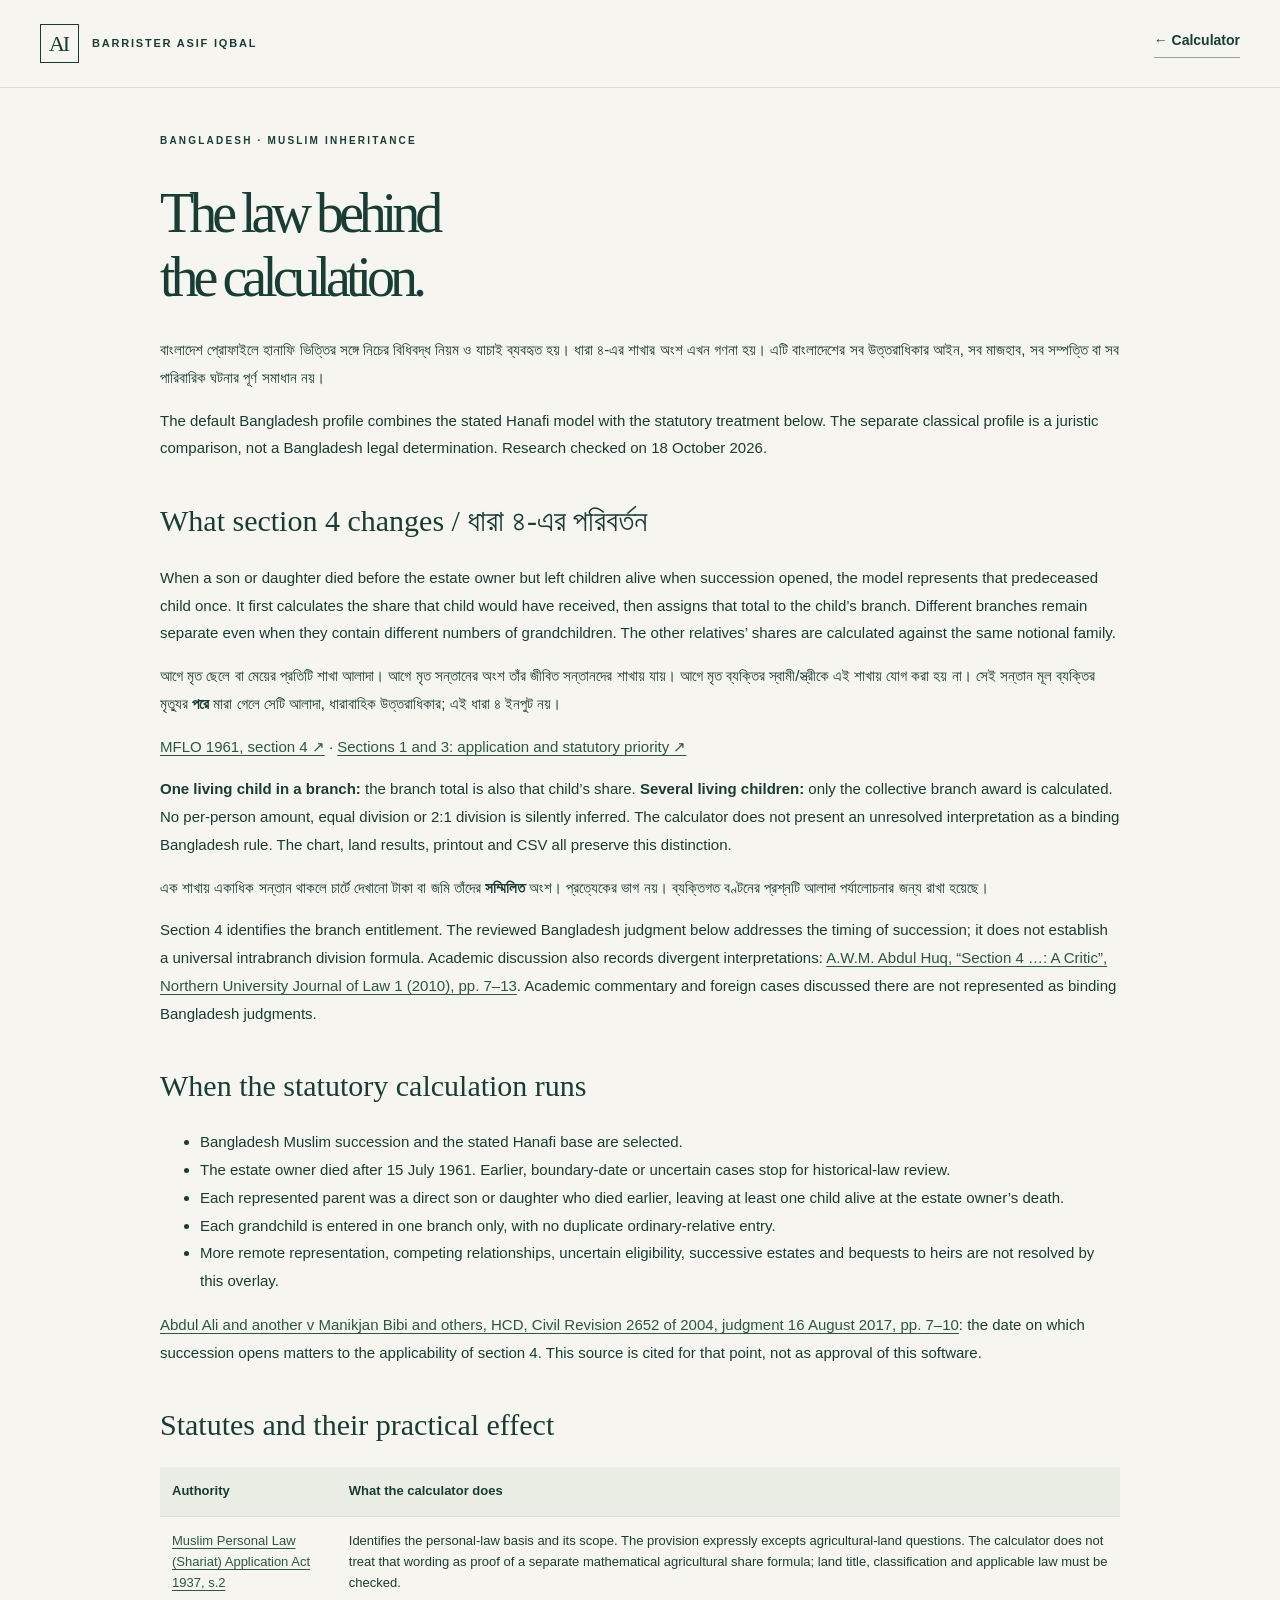
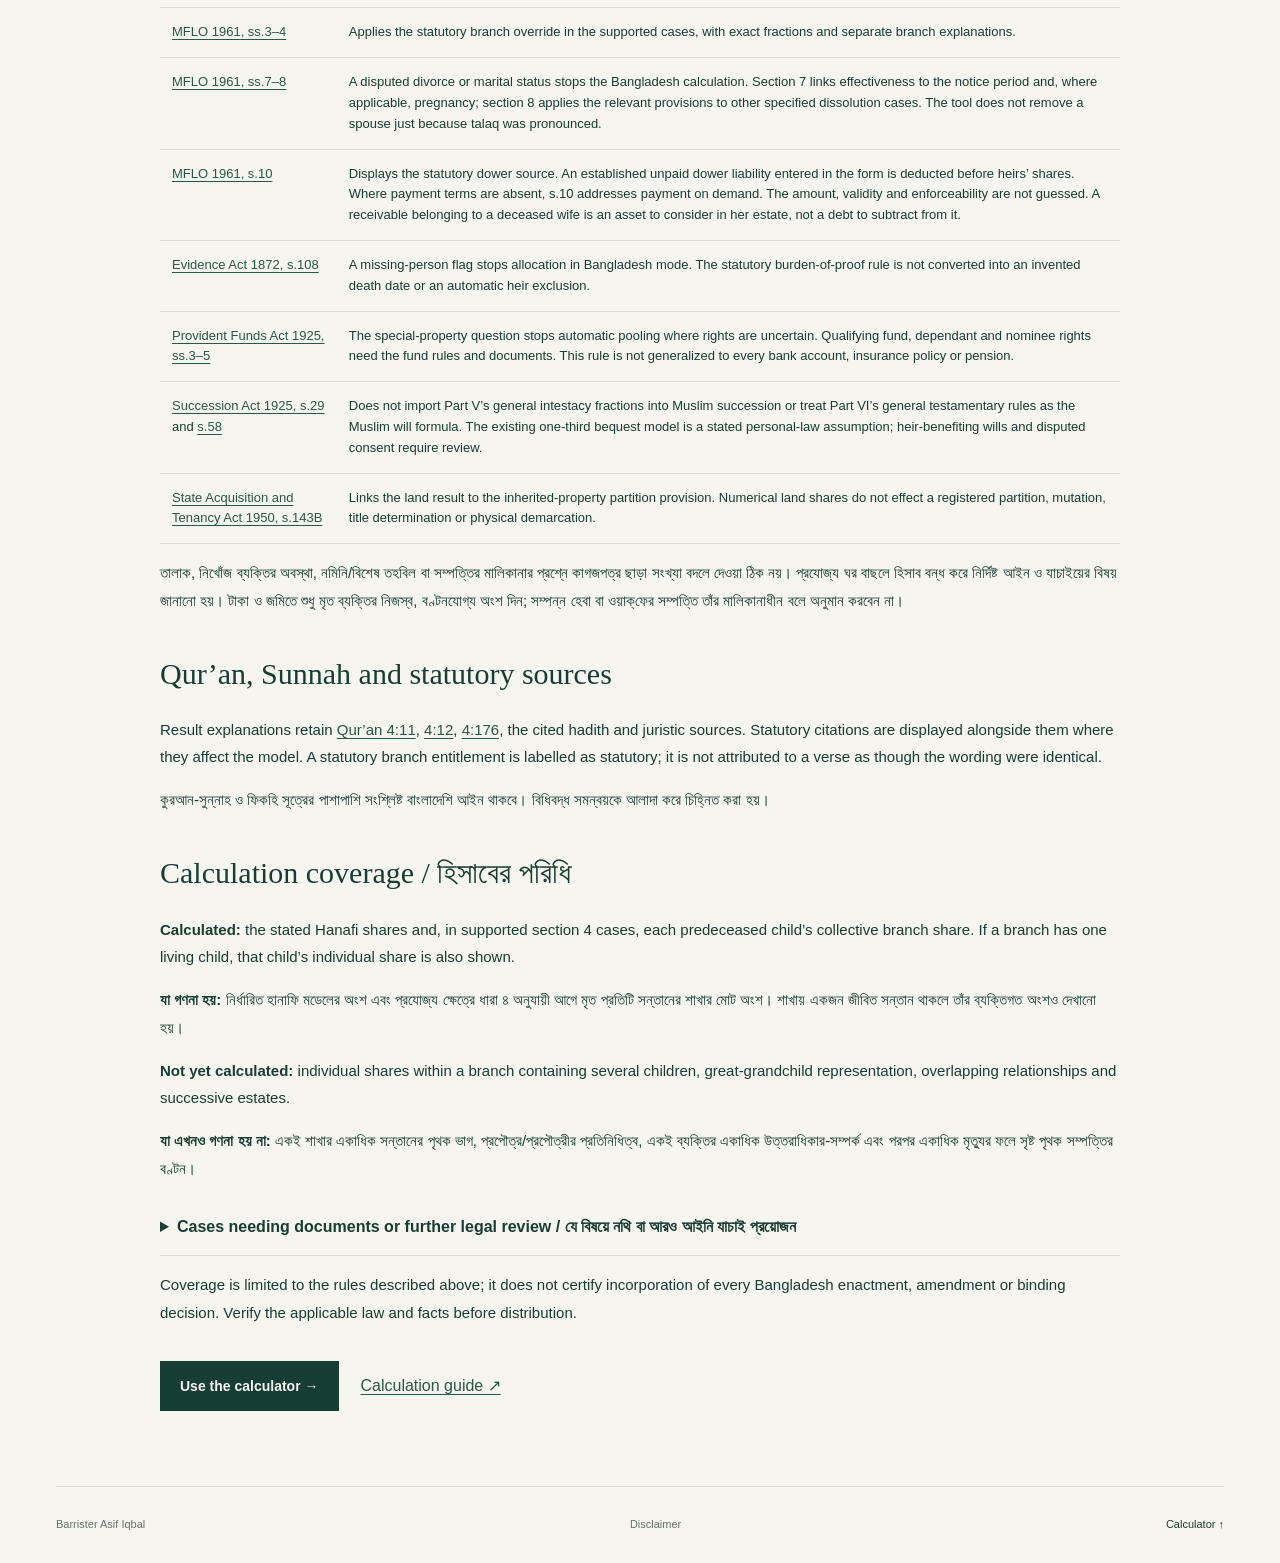
<file: inheritance/bangladesh.html>
<!DOCTYPE html><html lang="en"><head><meta charset="utf-8"><meta name="viewport" content="width=device-width,initial-scale=1"><title>Bangladesh inheritance laws & calculator coverage | Barrister Asif Iqbal</title><meta name="description" content="Section 4 statutory branch shares, Bangladesh inheritance sources, implemented rules and review boundaries."><link rel="icon" href="../favicon.svg"><link rel="stylesheet" href="../style.css?v=calculator-1"><link rel="stylesheet" href="calculator.css?v=bd-2"><style>.guide .button.primary{color:var(--paper);text-decoration:none}.guide .button:focus-visible{outline:3px solid var(--accent);outline-offset:4px}</style></head><body class="calculator-page"><header class="header"><div class="nav-wrap"><a class="brand" href="../"><span class="monogram">AI</span><span>BARRISTER ASIF IQBAL</span></a><a class="text-link" href="./">← Calculator</a></div></header><main class="wrap guide"><div class="eyebrow">BANGLADESH · MUSLIM INHERITANCE</div><h1>The law behind<br>the calculation.</h1><p>বাংলাদেশ প্রোফাইলে হানাফি ভিত্তির সঙ্গে নিচের বিধিবদ্ধ নিয়ম ও যাচাই ব্যবহৃত হয়। ধারা ৪-এর শাখার অংশ এখন গণনা হয়। এটি বাংলাদেশের সব উত্তরাধিকার আইন, সব মাজহাব, সব সম্পত্তি বা সব পারিবারিক ঘটনার পূর্ণ সমাধান নয়।</p><p>The default Bangladesh profile combines the stated Hanafi model with the statutory treatment below. The separate classical profile is a juristic comparison, not a Bangladesh legal determination. Research checked on 18 October 2026.</p>
<section><h2>What section 4 changes / ধারা ৪-এর পরিবর্তন</h2><p>When a son or daughter died before the estate owner but left children alive when succession opened, the model represents that predeceased child once. It first calculates the share that child would have received, then assigns that total to the child’s branch. Different branches remain separate even when they contain different numbers of grandchildren. The other relatives’ shares are calculated against the same notional family.</p><p>আগে মৃত ছেলে বা মেয়ের প্রতিটি শাখা আলাদা। আগে মৃত সন্তানের অংশ তাঁর জীবিত সন্তানদের শাখায় যায়। আগে মৃত ব্যক্তির স্বামী/স্ত্রীকে এই শাখায় যোগ করা হয় না। সেই সন্তান মূল ব্যক্তির মৃত্যুর <strong>পরে</strong> মারা গেলে সেটি আলাদা, ধারাবাহিক উত্তরাধিকার; এই ধারা ৪ ইনপুট নয়।</p><p><a href="https://bdlaws.minlaw.gov.bd/act-print-305/section-print-13528.html">MFLO 1961, section 4 ↗</a> · <a href="https://bdlaws.minlaw.gov.bd/act-print-305.html">Sections 1 and 3: application and statutory priority ↗</a></p><p><strong>One living child in a branch:</strong> the branch total is also that child’s share. <strong>Several living children:</strong> only the collective branch award is calculated. No per-person amount, equal division or 2:1 division is silently inferred. The calculator does not present an unresolved interpretation as a binding Bangladesh rule. The chart, land results, printout and CSV all preserve this distinction.</p><p>এক শাখায় একাধিক সন্তান থাকলে চার্টে দেখানো টাকা বা জমি তাঁদের <strong>সম্মিলিত</strong> অংশ। প্রত্যেকের ভাগ নয়। ব্যক্তিগত বণ্টনের প্রশ্নটি আলাদা পর্যালোচনার জন্য রাখা হয়েছে।</p><p>Section 4 identifies the branch entitlement. The reviewed Bangladesh judgment below addresses the timing of succession; it does not establish a universal intrabranch division formula. Academic discussion also records divergent interpretations: <a href="https://www.banglajol.info/index.php/NUJL/article/download/18521/12971">A.W.M. Abdul Huq, “Section 4 …: A Critic”, Northern University Journal of Law 1 (2010), pp. 7–13</a>. Academic commentary and foreign cases discussed there are not represented as binding Bangladesh judgments.</p></section>
<section><h2>When the statutory calculation runs</h2><ul><li>Bangladesh Muslim succession and the stated Hanafi base are selected.</li><li>The estate owner died after 15 July 1961. Earlier, boundary-date or uncertain cases stop for historical-law review.</li><li>Each represented parent was a direct son or daughter who died earlier, leaving at least one child alive at the estate owner’s death.</li><li>Each grandchild is entered in one branch only, with no duplicate ordinary-relative entry.</li><li>More remote representation, competing relationships, uncertain eligibility, successive estates and bequests to heirs are not resolved by this overlay.</li></ul><p><a href="https://www.supremecourt.gov.bd/resources/documents/82018_CR_2652_2004.pdf">Abdul Ali and another v Manikjan Bibi and others, HCD, Civil Revision 2652 of 2004, judgment 16 August 2017, pp. 7–10</a>: the date on which succession opens matters to the applicability of section 4. This source is cited for that point, not as approval of this software.</p></section>
<section><h2>Statutes and their practical effect</h2><div class="table-scroll"><table><thead><tr><th>Authority</th><th>What the calculator does</th></tr></thead><tbody>
<tr><td><a href="https://bdlaws.minlaw.gov.bd/act-print-173/section-print-21540.html">Muslim Personal Law (Shariat) Application Act 1937, s.2</a></td><td>Identifies the personal-law basis and its scope. The provision expressly excepts agricultural-land questions. The calculator does not treat that wording as proof of a separate mathematical agricultural share formula; land title, classification and applicable law must be checked.</td></tr>
<tr><td><a href="https://bdlaws.minlaw.gov.bd/act-print-305.html">MFLO 1961, ss.3–4</a></td><td>Applies the statutory branch override in the supported cases, with exact fractions and separate branch explanations.</td></tr>
<tr><td><a href="https://bdlaws.minlaw.gov.bd/act-print-305.html">MFLO 1961, ss.7–8</a></td><td>A disputed divorce or marital status stops the Bangladesh calculation. Section 7 links effectiveness to the notice period and, where applicable, pregnancy; section 8 applies the relevant provisions to other specified dissolution cases. The tool does not remove a spouse just because talaq was pronounced.</td></tr>
<tr><td><a href="https://bdlaws.minlaw.gov.bd/act-print-305/section-print-13542.html">MFLO 1961, s.10</a></td><td>Displays the statutory dower source. An established unpaid dower liability entered in the form is deducted before heirs’ shares. Where payment terms are absent, s.10 addresses payment on demand. The amount, validity and enforceability are not guessed. A receivable belonging to a deceased wife is an asset to consider in her estate, not a debt to subtract from it.</td></tr>
<tr><td><a href="https://bdlaws.minlaw.gov.bd/act-print-24/section-print-5127.html">Evidence Act 1872, s.108</a></td><td>A missing-person flag stops allocation in Bangladesh mode. The statutory burden-of-proof rule is not converted into an invented death date or an automatic heir exclusion.</td></tr>
<tr><td><a href="https://bdlaws.minlaw.gov.bd/act-print-136.html">Provident Funds Act 1925, ss.3–5</a></td><td>The special-property question stops automatic pooling where rights are uncertain. Qualifying fund, dependant and nominee rights need the fund rules and documents. This rule is not generalized to every bank account, insurance policy or pension.</td></tr>
<tr><td><a href="https://bdlaws.minlaw.gov.bd/act-print-138/section-print-2087.html">Succession Act 1925, s.29</a> and <a href="https://bdlaws.minlaw.gov.bd/act-138/act-chapter-print-352.html">s.58</a></td><td>Does not import Part V’s general intestacy fractions into Muslim succession or treat Part VI’s general testamentary rules as the Muslim will formula. The existing one-third bequest model is a stated personal-law assumption; heir-benefiting wills and disputed consent require review.</td></tr>
<tr><td><a href="https://bdlaws.minlaw.gov.bd/act-print-241/section-print-7260.html">State Acquisition and Tenancy Act 1950, s.143B</a></td><td>Links the land result to the inherited-property partition provision. Numerical land shares do not effect a registered partition, mutation, title determination or physical demarcation.</td></tr>
</tbody></table></div><p>তালাক, নিখোঁজ ব্যক্তির অবস্থা, নমিনি/বিশেষ তহবিল বা সম্পত্তির মালিকানার প্রশ্নে কাগজপত্র ছাড়া সংখ্যা বদলে দেওয়া ঠিক নয়। প্রযোজ্য ঘর বাছলে হিসাব বন্ধ করে নির্দিষ্ট আইন ও যাচাইয়ের বিষয় জানানো হয়। টাকা ও জমিতে শুধু মৃত ব্যক্তির নিজস্ব, বণ্টনযোগ্য অংশ দিন; সম্পন্ন হেবা বা ওয়াক্‌ফের সম্পত্তি তাঁর মালিকানাধীন বলে অনুমান করবেন না।</p></section>
<section><h2>Qur’an, Sunnah and statutory sources</h2><p>Result explanations retain <a href="https://quran.com/4/11">Qur’an 4:11</a>, <a href="https://quran.com/4/12">4:12</a>, <a href="https://quran.com/4/176">4:176</a>, the cited hadith and juristic sources. Statutory citations are displayed alongside them where they affect the model. A statutory branch entitlement is labelled as statutory; it is not attributed to a verse as though the wording were identical.</p><p>কুরআন-সুন্নাহ ও ফিকহি সূত্রের পাশাপাশি সংশ্লিষ্ট বাংলাদেশি আইন থাকবে। বিধিবদ্ধ সমন্বয়কে আলাদা করে চিহ্নিত করা হয়।</p></section><section aria-labelledby="coverage-status"><h2 id="coverage-status">Calculation coverage / হিসাবের পরিধি</h2>
<p><strong>Calculated:</strong> the stated Hanafi shares and, in supported section 4 cases, each predeceased child’s collective branch share. If a branch has one living child, that child’s individual share is also shown.</p>
<p lang="bn"><strong>যা গণনা হয়:</strong> নির্ধারিত হানাফি মডেলের অংশ এবং প্রযোজ্য ক্ষেত্রে ধারা ৪ অনুযায়ী আগে মৃত প্রতিটি সন্তানের শাখার মোট অংশ। শাখায় একজন জীবিত সন্তান থাকলে তাঁর ব্যক্তিগত অংশও দেখানো হয়।</p>
<p><strong>Not yet calculated:</strong> individual shares within a branch containing several children, great-grandchild representation, overlapping relationships and successive estates.</p>
<p lang="bn"><strong>যা এখনও গণনা হয় না:</strong> একই শাখার একাধিক সন্তানের পৃথক ভাগ, প্রপৌত্র/প্রপৌত্রীর প্রতিনিধিত্ব, একই ব্যক্তির একাধিক উত্তরাধিকার-সম্পর্ক এবং পরপর একাধিক মৃত্যুর ফলে সৃষ্ট পৃথক সম্পত্তির বণ্টন।</p>
<details><summary>Cases needing documents or further legal review / যে বিষয়ে নথি বা আরও আইনি যাচাই প্রয়োজন</summary>
<p>Historical estates, foreign-law conflicts, disputed marriages or parentage, adoption, homicide, unborn heirs, insolvency, contested wills, special benefits and ownership disputes need additional facts, legal review or functionality beyond this Bangladesh model. A reference to an authority does not mean every issue under it is automatically resolved.</p>
<p lang="bn">পুরোনো উত্তরাধিকার, বিদেশি আইনের প্রয়োগ, বিবাহ বা পিতৃত্ব-মাতৃত্ব নিয়ে বিরোধ, দত্তক, হত্যাকাণ্ড, অনাগত সন্তান, সম্পদের চেয়ে বেশি দায়দেনা, বিতর্কিত ওসিয়ত, বিশেষ সুবিধা ও মালিকানার বিরোধে অতিরিক্ত তথ্য, আইনি যাচাই বা এই মডেলের বাইরের হিসাব প্রয়োজন। কোনো আইনের সূত্র দেওয়া মানেই তার সব বিষয় স্বয়ংক্রিয়ভাবে সমাধান করা হয়েছে—এমন নয়।</p>
</details>
<p>Coverage is limited to the rules described above; it does not certify incorporation of every Bangladesh enactment, amendment or binding decision. Verify the applicable law and facts before distribution.</p></section><div class="hero-actions"><a class="button primary" href="./">Use the calculator →</a><a href="guide.html">Calculation guide ↗</a></div></main><footer class="wrap footer"><a href="../">Barrister Asif Iqbal</a><a href="../#disclaimer">Disclaimer</a><a href="./">Calculator ↑</a></footer></body></html>
</file>
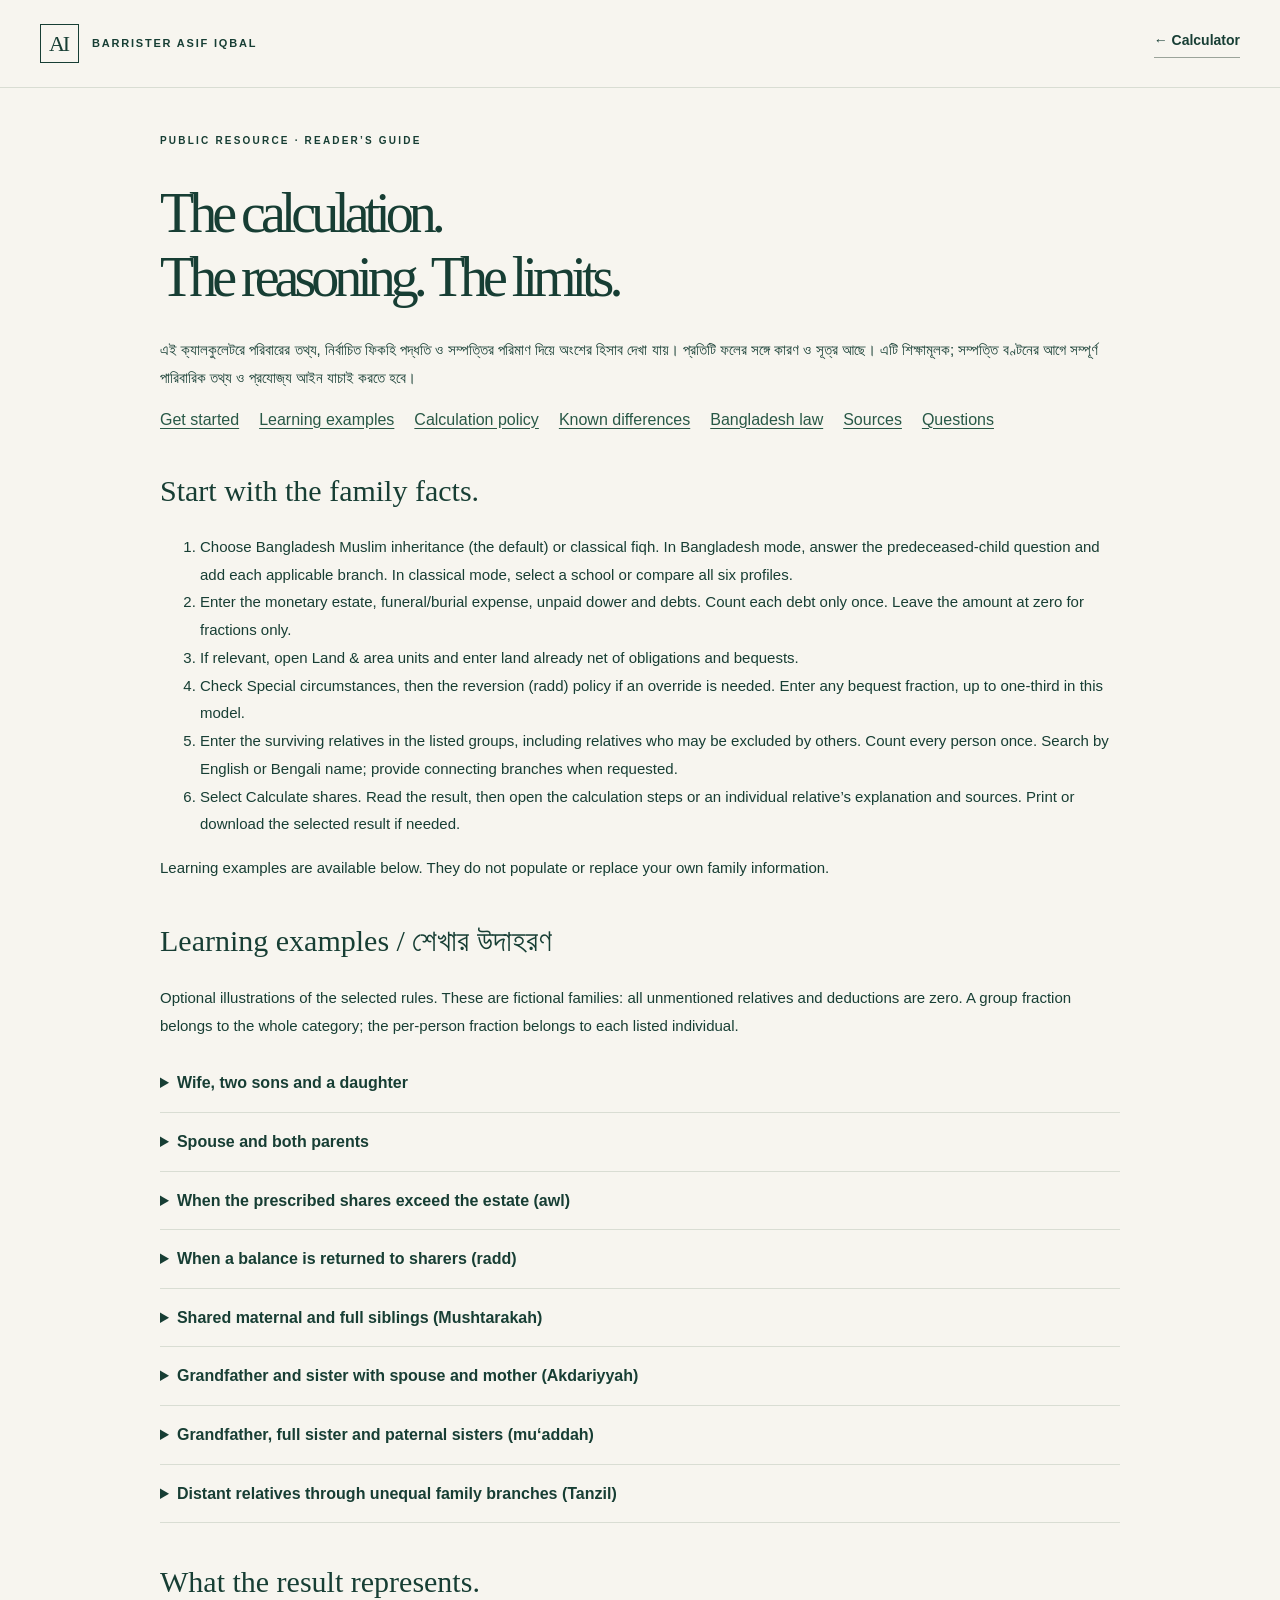
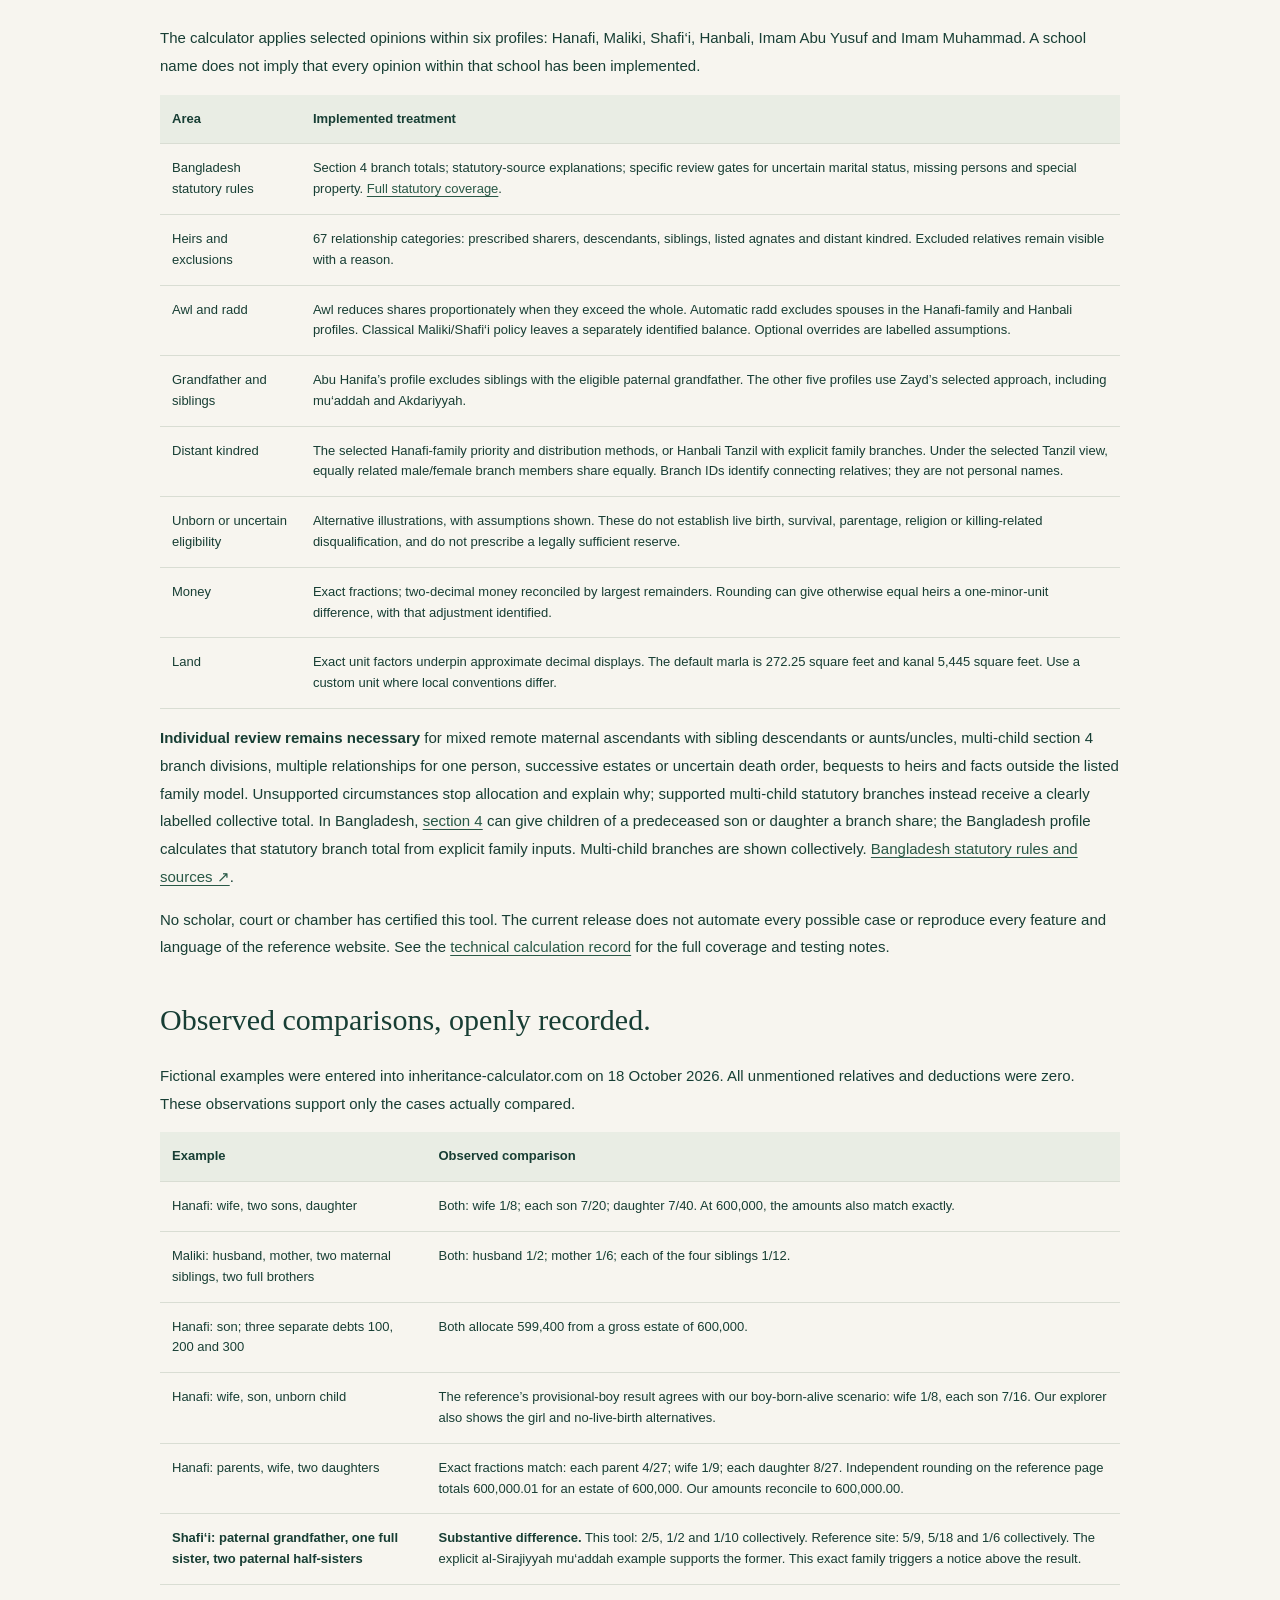
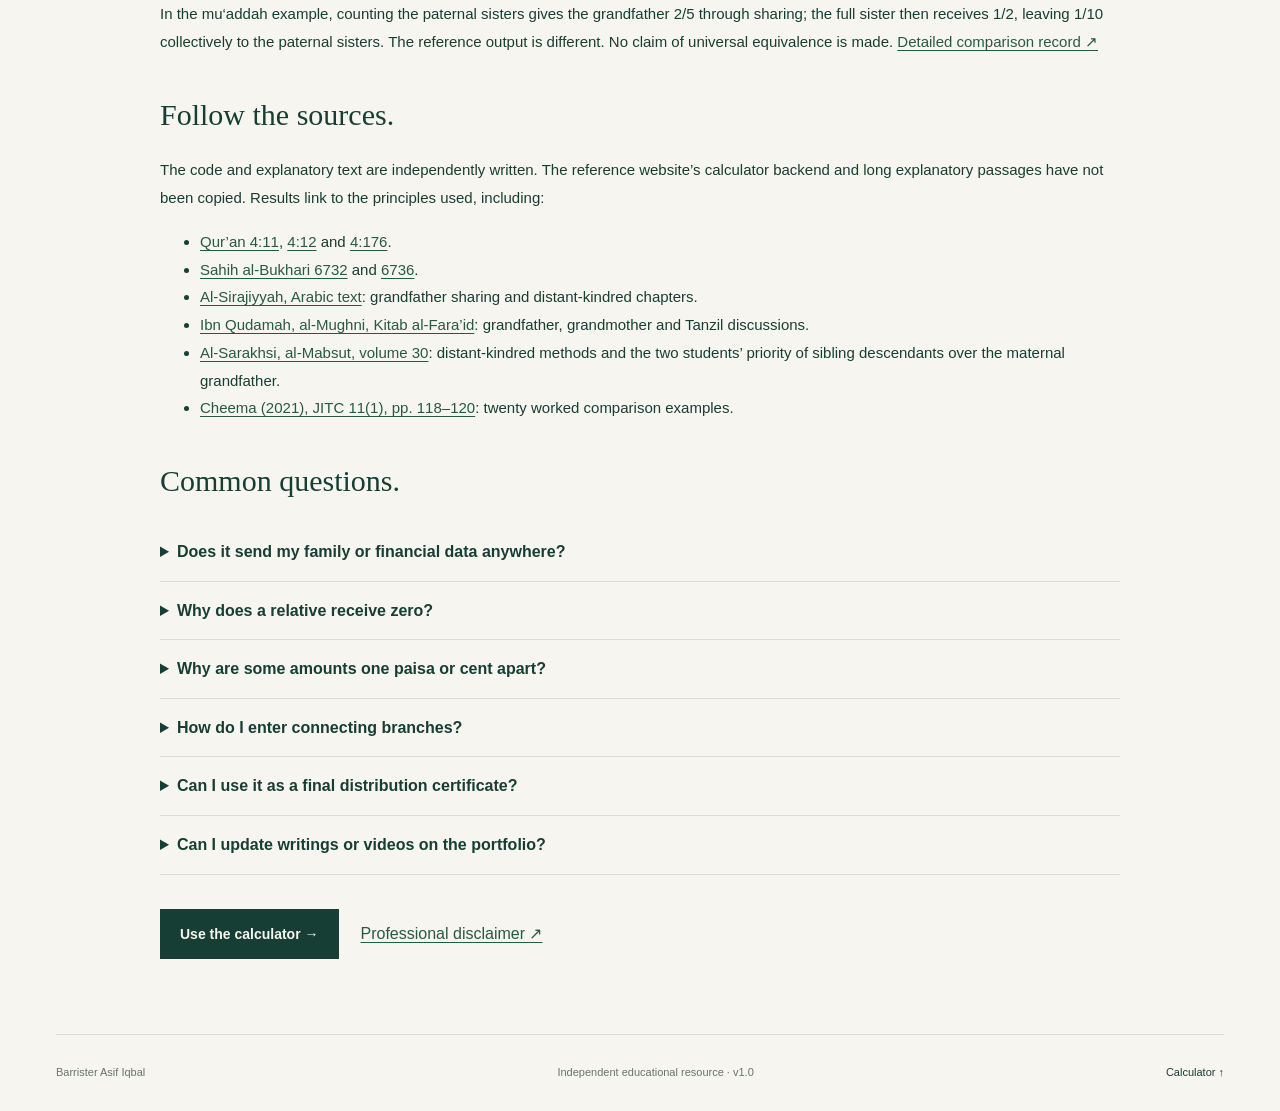
<file: inheritance/guide.html>
<!DOCTYPE html><html lang="en"><head><meta charset="utf-8"><meta name="viewport" content="width=device-width,initial-scale=1"><title>Calculator guide & sources | Barrister Asif Iqbal</title><meta name="description" content="How to use the independent inheritance calculator, its calculation policies, source references and documented differences."><link rel="icon" href="../favicon.svg"><link rel="stylesheet" href="../style.css?v=calculator-1"><link rel="stylesheet" href="calculator.css?v=ux-3"></head><body class="calculator-page"><header class="header"><div class="nav-wrap"><a class="brand" href="../"><span class="monogram">AI</span><span>BARRISTER ASIF IQBAL</span></a><a class="text-link" href="./">← Calculator</a></div></header><main class="wrap guide"><div class="eyebrow">PUBLIC RESOURCE · READER’S GUIDE</div><h1>The calculation.<br>The reasoning. The limits.</h1><p>এই ক্যালকুলেটরে পরিবারের তথ্য, নির্বাচিত ফিকহি পদ্ধতি ও সম্পত্তির পরিমাণ দিয়ে অংশের হিসাব দেখা যায়। প্রতিটি ফলের সঙ্গে কারণ ও সূত্র আছে। এটি শিক্ষামূলক; সম্পত্তি বণ্টনের আগে সম্পূর্ণ পারিবারিক তথ্য ও প্রযোজ্য আইন যাচাই করতে হবে।</p><div class="quicklinks"><a href="#start">Get started</a><a href="#examples">Learning examples</a><a href="#policy">Calculation policy</a><a href="#comparison">Known differences</a><a href="bangladesh.html">Bangladesh law</a><a href="#sources">Sources</a><a href="#faq">Questions</a></div>
<section id="start"><h2>Start with the family facts.</h2><ol><li>Choose Bangladesh Muslim inheritance (the default) or classical fiqh. In Bangladesh mode, answer the predeceased-child question and add each applicable branch. In classical mode, select a school or compare all six profiles.</li><li>Enter the monetary estate, funeral/burial expense, unpaid dower and debts. Count each debt only once. Leave the amount at zero for fractions only.</li><li>If relevant, open Land &amp; area units and enter land already net of obligations and bequests.</li><li>Check Special circumstances, then the reversion (radd) policy if an override is needed. Enter any bequest fraction, up to one-third in this model.</li><li>Enter the surviving relatives in the listed groups, including relatives who may be excluded by others. Count every person once. Search by English or Bengali name; provide connecting branches when requested.</li><li>Select Calculate shares. Read the result, then open the calculation steps or an individual relative’s explanation and sources. Print or download the selected result if needed.</li></ol><p>Learning examples are available below. They do not populate or replace your own family information.</p></section><section id="examples"><h2>Learning examples / শেখার উদাহরণ</h2><p>Optional illustrations of the selected rules. These are fictional families: all unmentioned relatives and deductions are zero. A group fraction belongs to the whole category; the per-person fraction belongs to each listed individual.</p><details><summary>Wife, two sons and a daughter</summary><p><strong>Hanafi</strong> · Wife / wives × 1; Son × 2; Daughter × 1.</p><div class="table-scroll"><table><thead><tr><th>Relative</th><th>People</th><th>Group fraction</th><th>Each person</th></tr></thead><tbody><tr><td>Wife / wives</td><td>1</td><td>1/8</td><td>1/8</td></tr><tr><td>Son</td><td>2</td><td>7/10</td><td>7/20</td></tr><tr><td>Daughter</td><td>1</td><td>7/40</td><td>7/40</td></tr></tbody></table></div><p><a href="#sources">Sources for the calculation methods ↓</a></p></details><details><summary>Spouse and both parents</summary><p><strong>Hanafi</strong> · Husband × 1; Father × 1; Mother × 1.</p><div class="table-scroll"><table><thead><tr><th>Relative</th><th>People</th><th>Group fraction</th><th>Each person</th></tr></thead><tbody><tr><td>Father</td><td>1</td><td>1/3</td><td>1/3</td></tr><tr><td>Mother</td><td>1</td><td>1/6</td><td>1/6</td></tr><tr><td>Husband</td><td>1</td><td>1/2</td><td>1/2</td></tr></tbody></table></div><p><a href="#sources">Sources for the calculation methods ↓</a></p></details><details><summary>When the prescribed shares exceed the estate (awl)</summary><p><strong>Hanafi</strong> · Wife / wives × 1; Father × 1; Mother × 1; Daughter × 2.</p><div class="table-scroll"><table><thead><tr><th>Relative</th><th>People</th><th>Group fraction</th><th>Each person</th></tr></thead><tbody><tr><td>Father</td><td>1</td><td>4/27</td><td>4/27</td></tr><tr><td>Mother</td><td>1</td><td>4/27</td><td>4/27</td></tr><tr><td>Wife / wives</td><td>1</td><td>1/9</td><td>1/9</td></tr><tr><td>Daughter</td><td>2</td><td>16/27</td><td>8/27</td></tr></tbody></table></div><p><a href="#sources">Sources for the calculation methods ↓</a></p></details><details><summary>When a balance is returned to sharers (radd)</summary><p><strong>Hanafi</strong> · Daughter × 1; Son’s daughter × 1; Mother’s mother × 1.</p><div class="table-scroll"><table><thead><tr><th>Relative</th><th>People</th><th>Group fraction</th><th>Each person</th></tr></thead><tbody><tr><td>Daughter</td><td>1</td><td>3/5</td><td>3/5</td></tr><tr><td>Mother’s mother</td><td>1</td><td>1/5</td><td>1/5</td></tr><tr><td>Son’s daughter</td><td>1</td><td>1/5</td><td>1/5</td></tr></tbody></table></div><p><a href="#sources">Sources for the calculation methods ↓</a></p></details><details><summary>Shared maternal and full siblings (Mushtarakah)</summary><p><strong>Maliki</strong> · Husband × 1; Mother × 1; Maternal half-sibling (brother or sister) × 2; Full brother × 2.</p><div class="table-scroll"><table><thead><tr><th>Relative</th><th>People</th><th>Group fraction</th><th>Each person</th></tr></thead><tbody><tr><td>Mother</td><td>1</td><td>1/6</td><td>1/6</td></tr><tr><td>Husband</td><td>1</td><td>1/2</td><td>1/2</td></tr><tr><td>Full brother</td><td>2</td><td>1/6</td><td>1/12</td></tr><tr><td>Maternal half-sibling (brother or sister)</td><td>2</td><td>1/6</td><td>1/12</td></tr></tbody></table></div><p><a href="#sources">Sources for the calculation methods ↓</a></p></details><details><summary>Grandfather and sister with spouse and mother (Akdariyyah)</summary><p><strong>Shafi‘i</strong> · Husband × 1; Mother × 1; Father’s father × 1; Full sister × 1.</p><div class="table-scroll"><table><thead><tr><th>Relative</th><th>People</th><th>Group fraction</th><th>Each person</th></tr></thead><tbody><tr><td>Mother</td><td>1</td><td>2/9</td><td>2/9</td></tr><tr><td>Husband</td><td>1</td><td>1/3</td><td>1/3</td></tr><tr><td>Father’s father</td><td>1</td><td>8/27</td><td>8/27</td></tr><tr><td>Full sister</td><td>1</td><td>4/27</td><td>4/27</td></tr></tbody></table></div><p><a href="#sources">Sources for the calculation methods ↓</a></p></details><details><summary>Grandfather, full sister and paternal sisters (mu‘addah)</summary><p><strong>Shafi‘i</strong> · Father’s father × 1; Full sister × 1; Paternal half-sister × 2.</p><div class="table-scroll"><table><thead><tr><th>Relative</th><th>People</th><th>Group fraction</th><th>Each person</th></tr></thead><tbody><tr><td>Father’s father</td><td>1</td><td>2/5</td><td>2/5</td></tr><tr><td>Full sister</td><td>1</td><td>1/2</td><td>1/2</td></tr><tr><td>Paternal half-sister</td><td>2</td><td>1/10</td><td>1/20</td></tr></tbody></table></div><p><a href="#comparison">This example has a documented difference from the reference website.</a></p><p><a href="#sources">Sources for the calculation methods ↓</a></p></details><details><summary>Distant relatives through unequal family branches (Tanzil)</summary><p><strong>Hanbali</strong> · Full sister’s son × 1; Full sister’s daughter × 2.</p><p>The son and first daughter descend from one full sister (FS1); the second daughter descends from another (FS2).</p><div class="table-scroll"><table><thead><tr><th>Relative</th><th>People</th><th>Group fraction</th><th>Each person</th></tr></thead><tbody><tr><td>Full sister’s son</td><td>1</td><td>1/4</td><td>1/4</td></tr><tr><td>Full sister’s daughter · person 1</td><td>1</td><td>1/4</td><td>1/4</td></tr><tr><td>Full sister’s daughter · person 2</td><td>1</td><td>1/2</td><td>1/2</td></tr></tbody></table></div><p><a href="#sources">Sources for the calculation methods ↓</a></p></details></section>
<section id="policy"><h2>What the result represents.</h2><p>The calculator applies selected opinions within six profiles: Hanafi, Maliki, Shafi‘i, Hanbali, Imam Abu Yusuf and Imam Muhammad. A school name does not imply that every opinion within that school has been implemented.</p><div class="table-scroll"><table><thead><tr><th>Area</th><th>Implemented treatment</th></tr></thead><tbody>
<tr><td>Bangladesh statutory rules</td><td>Section 4 branch totals; statutory-source explanations; specific review gates for uncertain marital status, missing persons and special property. <a href="bangladesh.html">Full statutory coverage</a>.</td></tr><tr><td>Heirs and exclusions</td><td>67 relationship categories: prescribed sharers, descendants, siblings, listed agnates and distant kindred. Excluded relatives remain visible with a reason.</td></tr>
<tr><td>Awl and radd</td><td>Awl reduces shares proportionately when they exceed the whole. Automatic radd excludes spouses in the Hanafi-family and Hanbali profiles. Classical Maliki/Shafi‘i policy leaves a separately identified balance. Optional overrides are labelled assumptions.</td></tr>
<tr><td>Grandfather and siblings</td><td>Abu Hanifa’s profile excludes siblings with the eligible paternal grandfather. The other five profiles use Zayd’s selected approach, including mu‘addah and Akdariyyah.</td></tr>
<tr><td>Distant kindred</td><td>The selected Hanafi-family priority and distribution methods, or Hanbali Tanzil with explicit family branches. Under the selected Tanzil view, equally related male/female branch members share equally. Branch IDs identify connecting relatives; they are not personal names.</td></tr>
<tr><td>Unborn or uncertain eligibility</td><td>Alternative illustrations, with assumptions shown. These do not establish live birth, survival, parentage, religion or killing-related disqualification, and do not prescribe a legally sufficient reserve.</td></tr>
<tr><td>Money</td><td>Exact fractions; two-decimal money reconciled by largest remainders. Rounding can give otherwise equal heirs a one-minor-unit difference, with that adjustment identified.</td></tr>
<tr><td>Land</td><td>Exact unit factors underpin approximate decimal displays. The default marla is 272.25 square feet and kanal 5,445 square feet. Use a custom unit where local conventions differ.</td></tr>
</tbody></table></div><p><strong>Individual review remains necessary</strong> for mixed remote maternal ascendants with sibling descendants or aunts/uncles, multi-child section 4 branch divisions, multiple relationships for one person, successive estates or uncertain death order, bequests to heirs and facts outside the listed family model. Unsupported circumstances stop allocation and explain why; supported multi-child statutory branches instead receive a clearly labelled collective total. In Bangladesh, <a href="https://bdlaws.minlaw.gov.bd/act-print-305/section-print-13528.html" target="_blank" rel="noopener noreferrer">section 4</a> can give children of a predeceased son or daughter a branch share; the Bangladesh profile calculates that statutory branch total from explicit family inputs. Multi-child branches are shown collectively. <a href="bangladesh.html">Bangladesh statutory rules and sources ↗</a>.</p><p>No scholar, court or chamber has certified this tool. The current release does not automate every possible case or reproduce every feature and language of the reference website. See the <a href="METHODOLOGY.md">technical calculation record</a> for the full coverage and testing notes.</p></section>
<section id="comparison"><h2>Observed comparisons, openly recorded.</h2><p>Fictional examples were entered into inheritance-calculator.com on 18 October 2026. All unmentioned relatives and deductions were zero. These observations support only the cases actually compared.</p><div class="table-scroll"><table><thead><tr><th>Example</th><th>Observed comparison</th></tr></thead><tbody>
<tr><td>Hanafi: wife, two sons, daughter</td><td>Both: wife 1/8; each son 7/20; daughter 7/40. At 600,000, the amounts also match exactly.</td></tr>
<tr><td>Maliki: husband, mother, two maternal siblings, two full brothers</td><td>Both: husband 1/2; mother 1/6; each of the four siblings 1/12.</td></tr>
<tr><td>Hanafi: son; three separate debts 100, 200 and 300</td><td>Both allocate 599,400 from a gross estate of 600,000.</td></tr>
<tr><td>Hanafi: wife, son, unborn child</td><td>The reference’s provisional-boy result agrees with our boy-born-alive scenario: wife 1/8, each son 7/16. Our explorer also shows the girl and no-live-birth alternatives.</td></tr>
<tr><td>Hanafi: parents, wife, two daughters</td><td>Exact fractions match: each parent 4/27; wife 1/9; each daughter 8/27. Independent rounding on the reference page totals 600,000.01 for an estate of 600,000. Our amounts reconcile to 600,000.00.</td></tr>
<tr><td><strong>Shafi‘i: paternal grandfather, one full sister, two paternal half-sisters</strong></td><td><strong>Substantive difference.</strong> This tool: 2/5, 1/2 and 1/10 collectively. Reference site: 5/9, 5/18 and 1/6 collectively. The explicit al-Sirajiyyah mu‘addah example supports the former. This exact family triggers a notice above the result.</td></tr>
</tbody></table></div><p>In the mu‘addah example, counting the paternal sisters gives the grandfather 2/5 through sharing; the full sister then receives 1/2, leaving 1/10 collectively to the paternal sisters. The reference output is different. No claim of universal equivalence is made. <a href="REFERENCE-COMPARISON.md">Detailed comparison record ↗</a></p></section>
<section id="sources"><h2>Follow the sources.</h2><p>The code and explanatory text are independently written. The reference website’s calculator backend and long explanatory passages have not been copied. Results link to the principles used, including:</p><ul><li><a href="https://quran.com/4/11" target="_blank" rel="noopener noreferrer">Qur’an 4:11</a>, <a href="https://quran.com/4/12" target="_blank" rel="noopener noreferrer">4:12</a> and <a href="https://quran.com/4/176" target="_blank" rel="noopener noreferrer">4:176</a>.</li><li><a href="https://sunnah.com/bukhari:6732" target="_blank" rel="noopener noreferrer">Sahih al-Bukhari 6732</a> and <a href="https://sunnah.com/bukhari:6736" target="_blank" rel="noopener noreferrer">6736</a>.</li><li><a href="https://freeislamicwill.com/index.php/al-sirajiyyah-arabic-text-translation-alsrajyt" target="_blank" rel="noopener noreferrer">Al-Sirajiyyah, Arabic text</a>: grandfather sharing and distant-kindred chapters.</li><li><a href="https://ar.wikisource.org/wiki/المغني_-_كتاب_الفرائض" target="_blank" rel="noopener noreferrer">Ibn Qudamah, al-Mughni, Kitab al-Fara’id</a>: grandfather, grandmother and Tanzil discussions.</li><li><a href="https://ar.wikisource.org/wiki/مبسوط_السرخسي_-_الجزء_الثلاثون" target="_blank" rel="noopener noreferrer">Al-Sarakhsi, al-Mabsut, volume 30</a>: distant-kindred methods and the two students’ priority of sibling descendants over the maternal grandfather.</li><li><a href="https://journals.umt.edu.pk/index.php/JITC/article/download/1228/619/" target="_blank" rel="noopener noreferrer">Cheema (2021), JITC 11(1), pp. 118–120</a>: twenty worked comparison examples.</li></ul></section>
<section id="faq"><h2>Common questions.</h2><details><summary>Does it send my family or financial data anywhere?</summary><p>No. The calculator processes inputs locally in your browser and does not save them to a server. Source links take you to their publishers only if you open them. Keep downloaded reports securely.</p></details><details><summary>Why does a relative receive zero?</summary><p>A nearer eligible heir can exclude a more remote relative, prescribed shares can exhaust the estate, or the selected juristic policy can give that category no allocation. The result explains the relevant reason. Zero does not imply that the family relationship is unimportant.</p></details><details><summary>Why are some amounts one paisa or cent apart?</summary><p>Exact fractions often produce repeating decimals. The displayed monetary allocations are reconciled to the entered estate. Any one-minor-unit rounding difference is shown separately from the exact entitlement fraction.</p></details><details><summary>How do I enter connecting branches?</summary><p>For three daughter’s descendants, <code>D1,D1,D2</code> means two descend from one daughter and the third from another. Use the same connecting ID across relationship fields when they share that parent. For two connecting generations, use a path such as <code>D1/P1</code>. Review the family tree if uncertain.</p></details><details><summary>Can I use it as a final distribution certificate?</summary><p>No. Confirm ownership, all surviving relatives, debts, wills, eligibility and applicable law before distribution. This is an educational aid and does not create an advocate–client relationship.</p></details><details><summary>Can I update writings or videos on the portfolio?</summary><p>Yes. The portfolio remains independently hosted on GitHub Pages. Its writing and video entries are maintained in the repository’s profile data; the calculator is a separate section.</p></details></section><div class="hero-actions"><a class="button primary" href="./">Use the calculator →</a><a href="../#disclaimer">Professional disclaimer ↗</a></div></main><footer class="wrap footer"><a href="../">Barrister Asif Iqbal</a><span>Independent educational resource · v1.0</span><a href="./">Calculator ↑</a></footer></body></html>
</file>
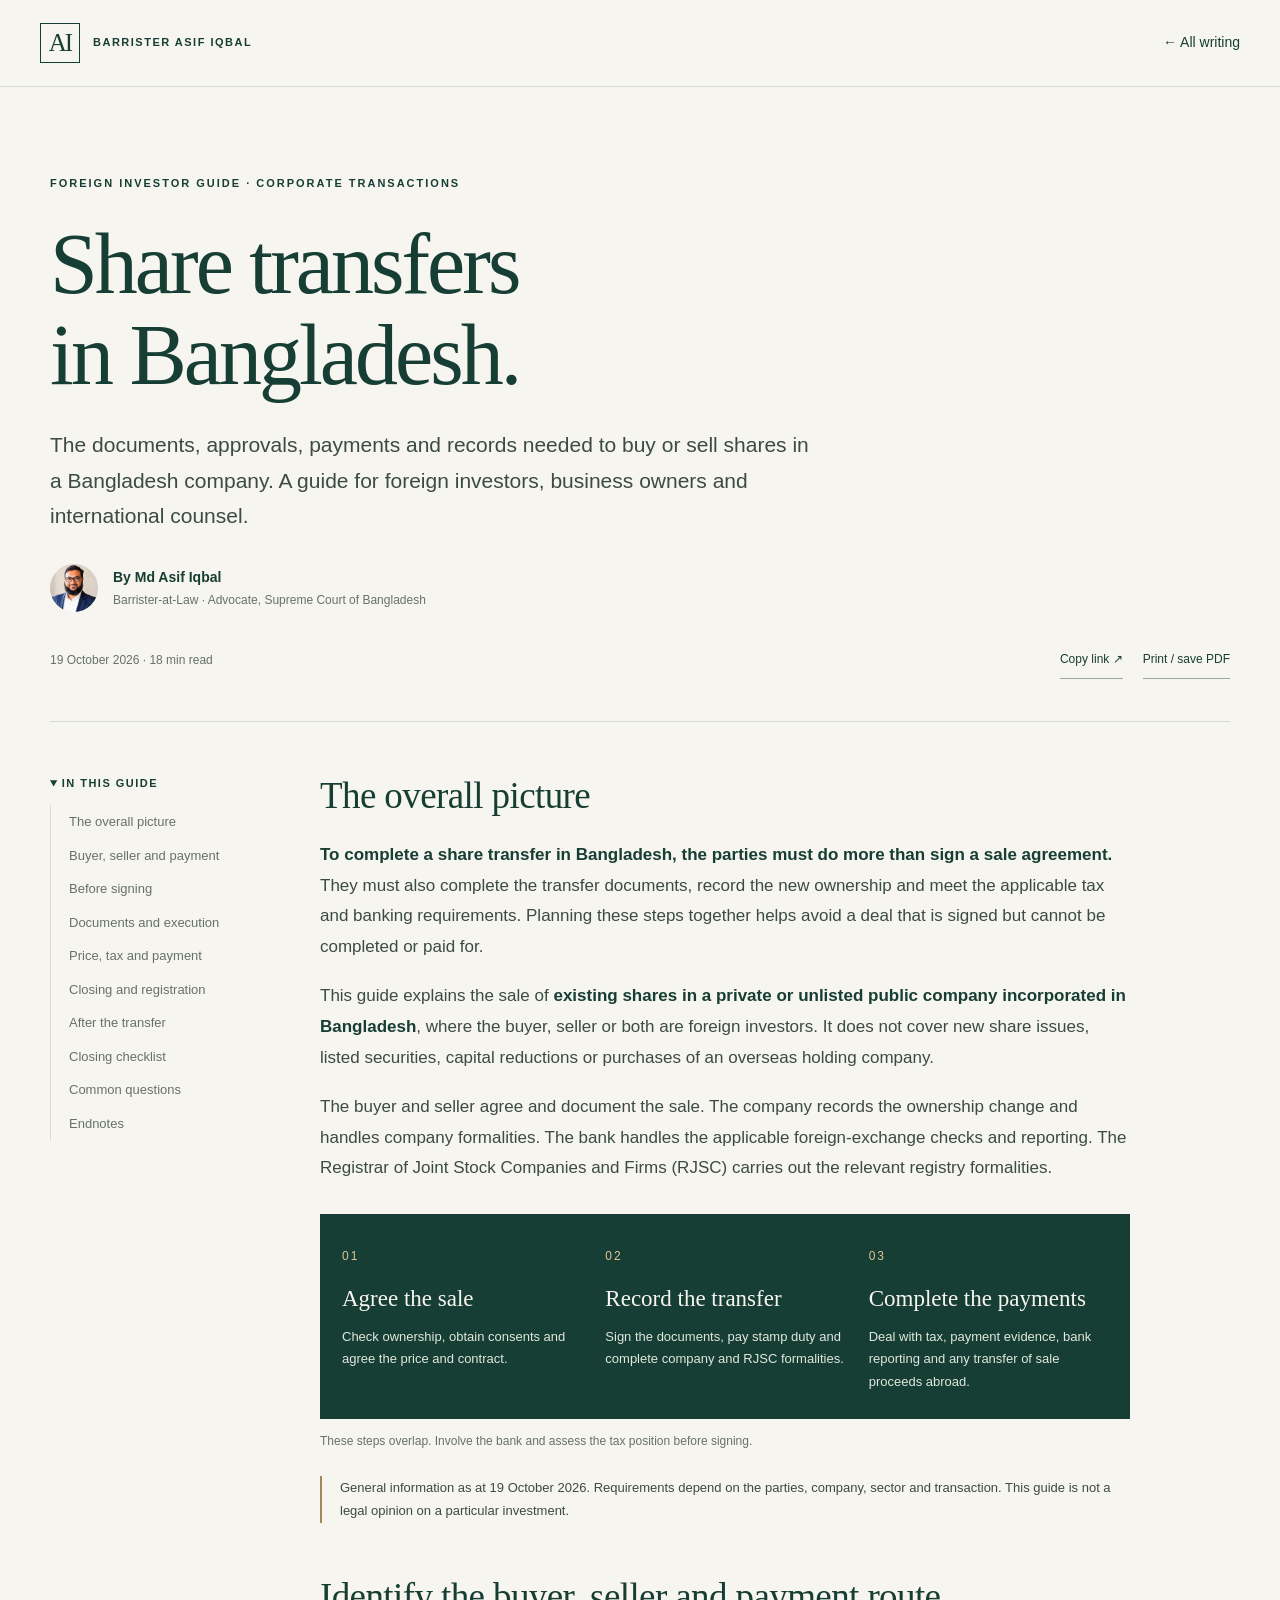
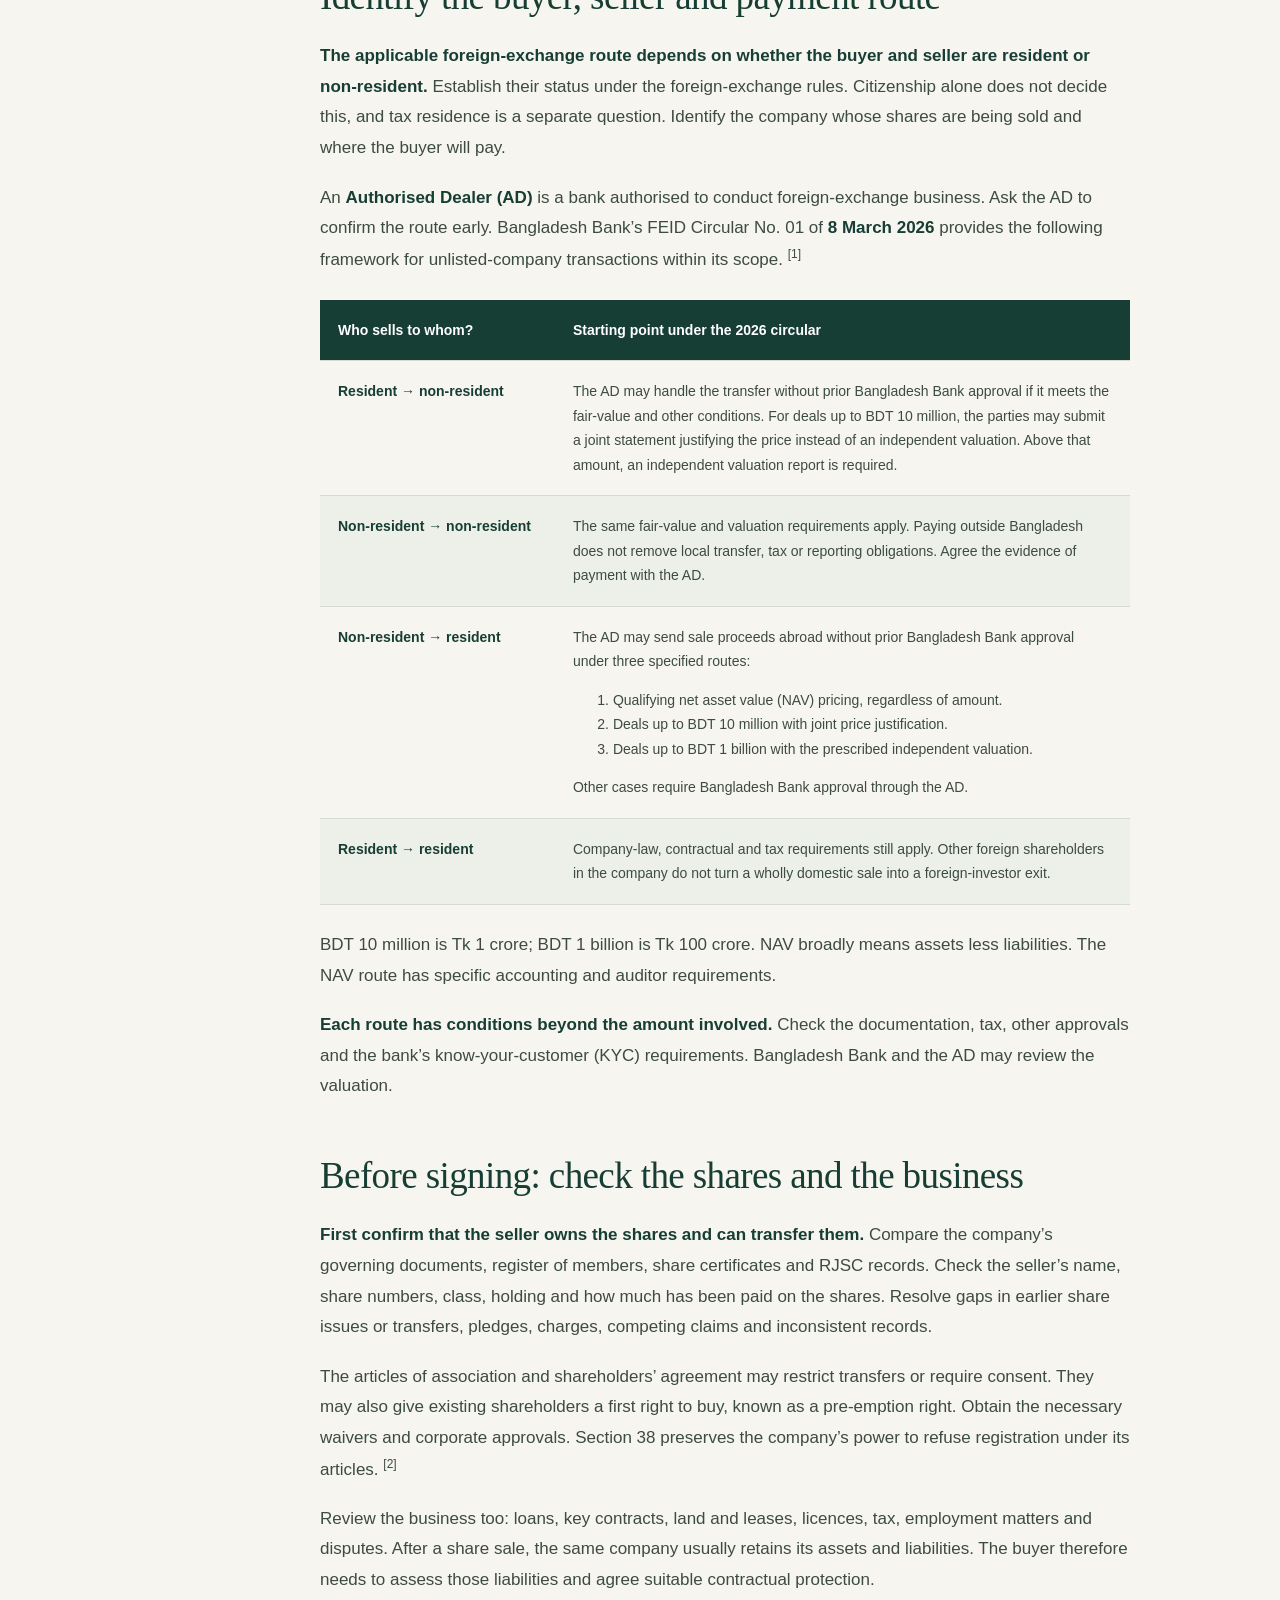
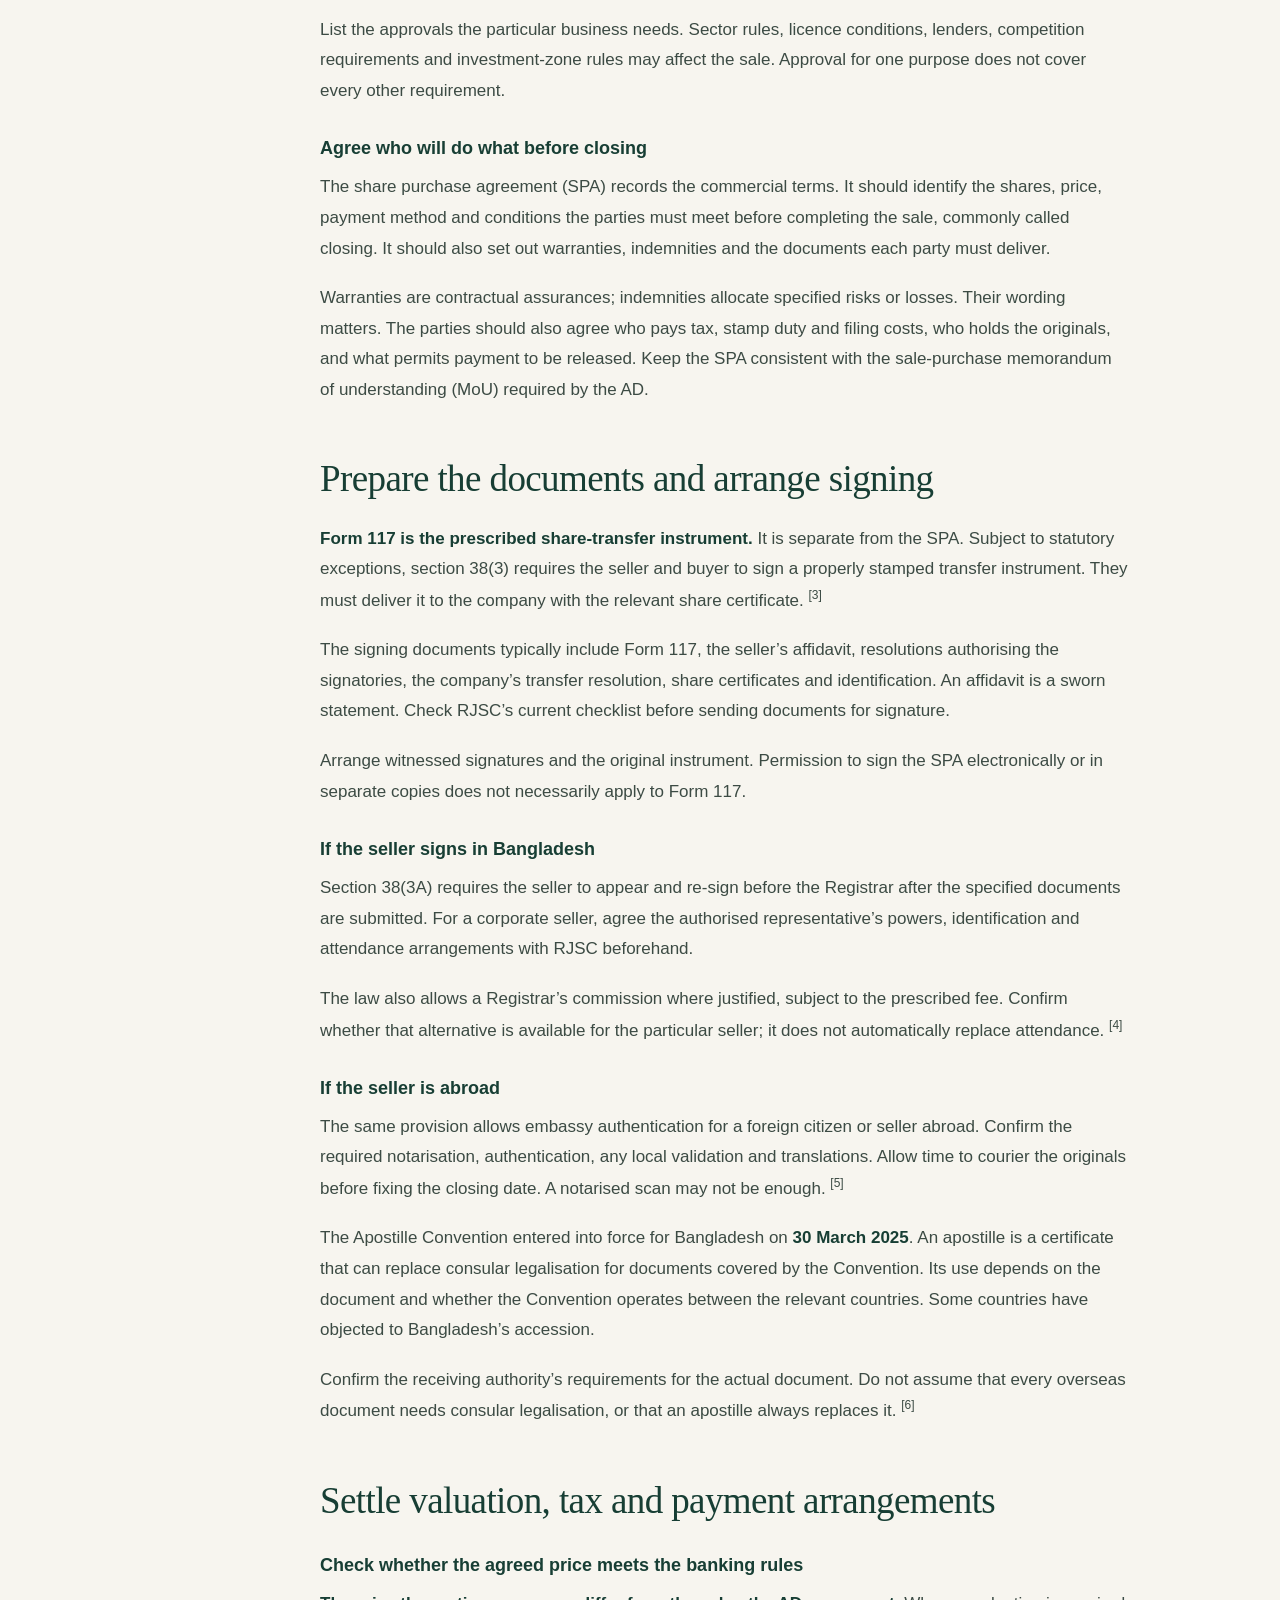
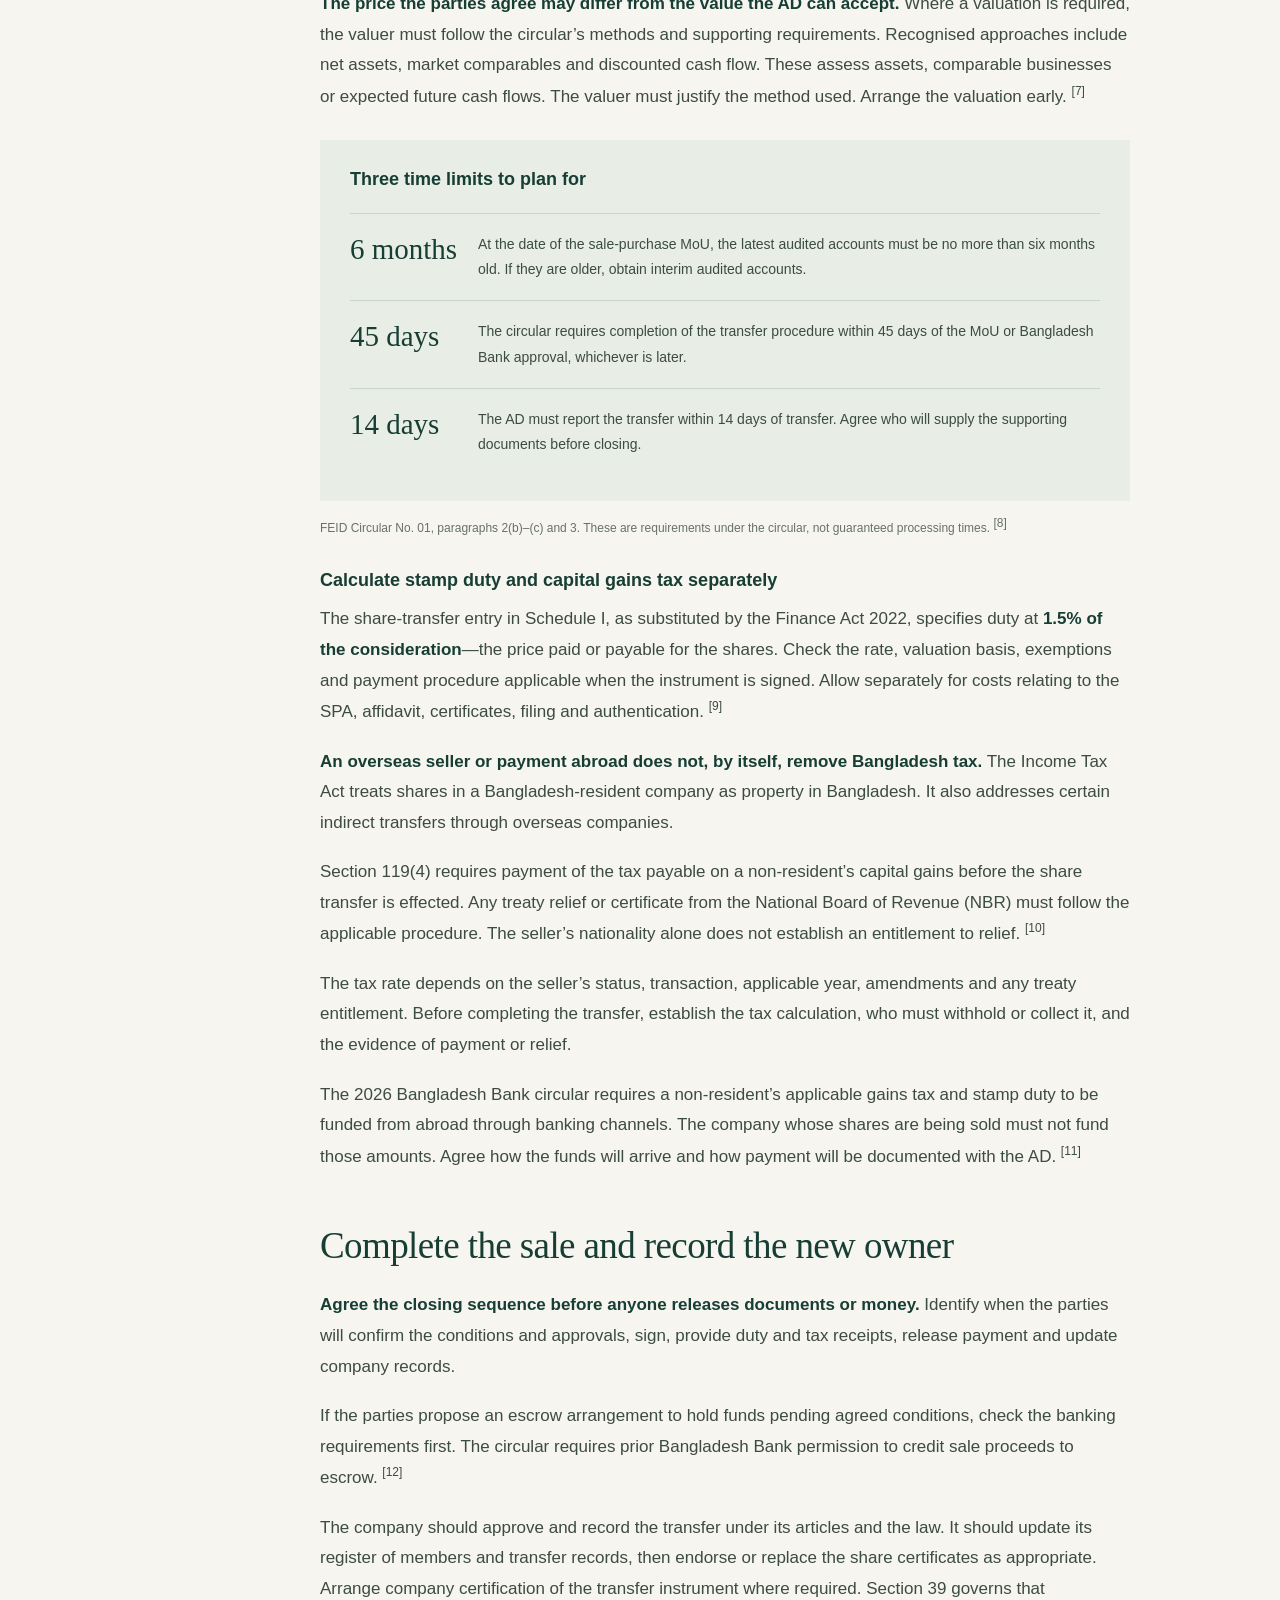
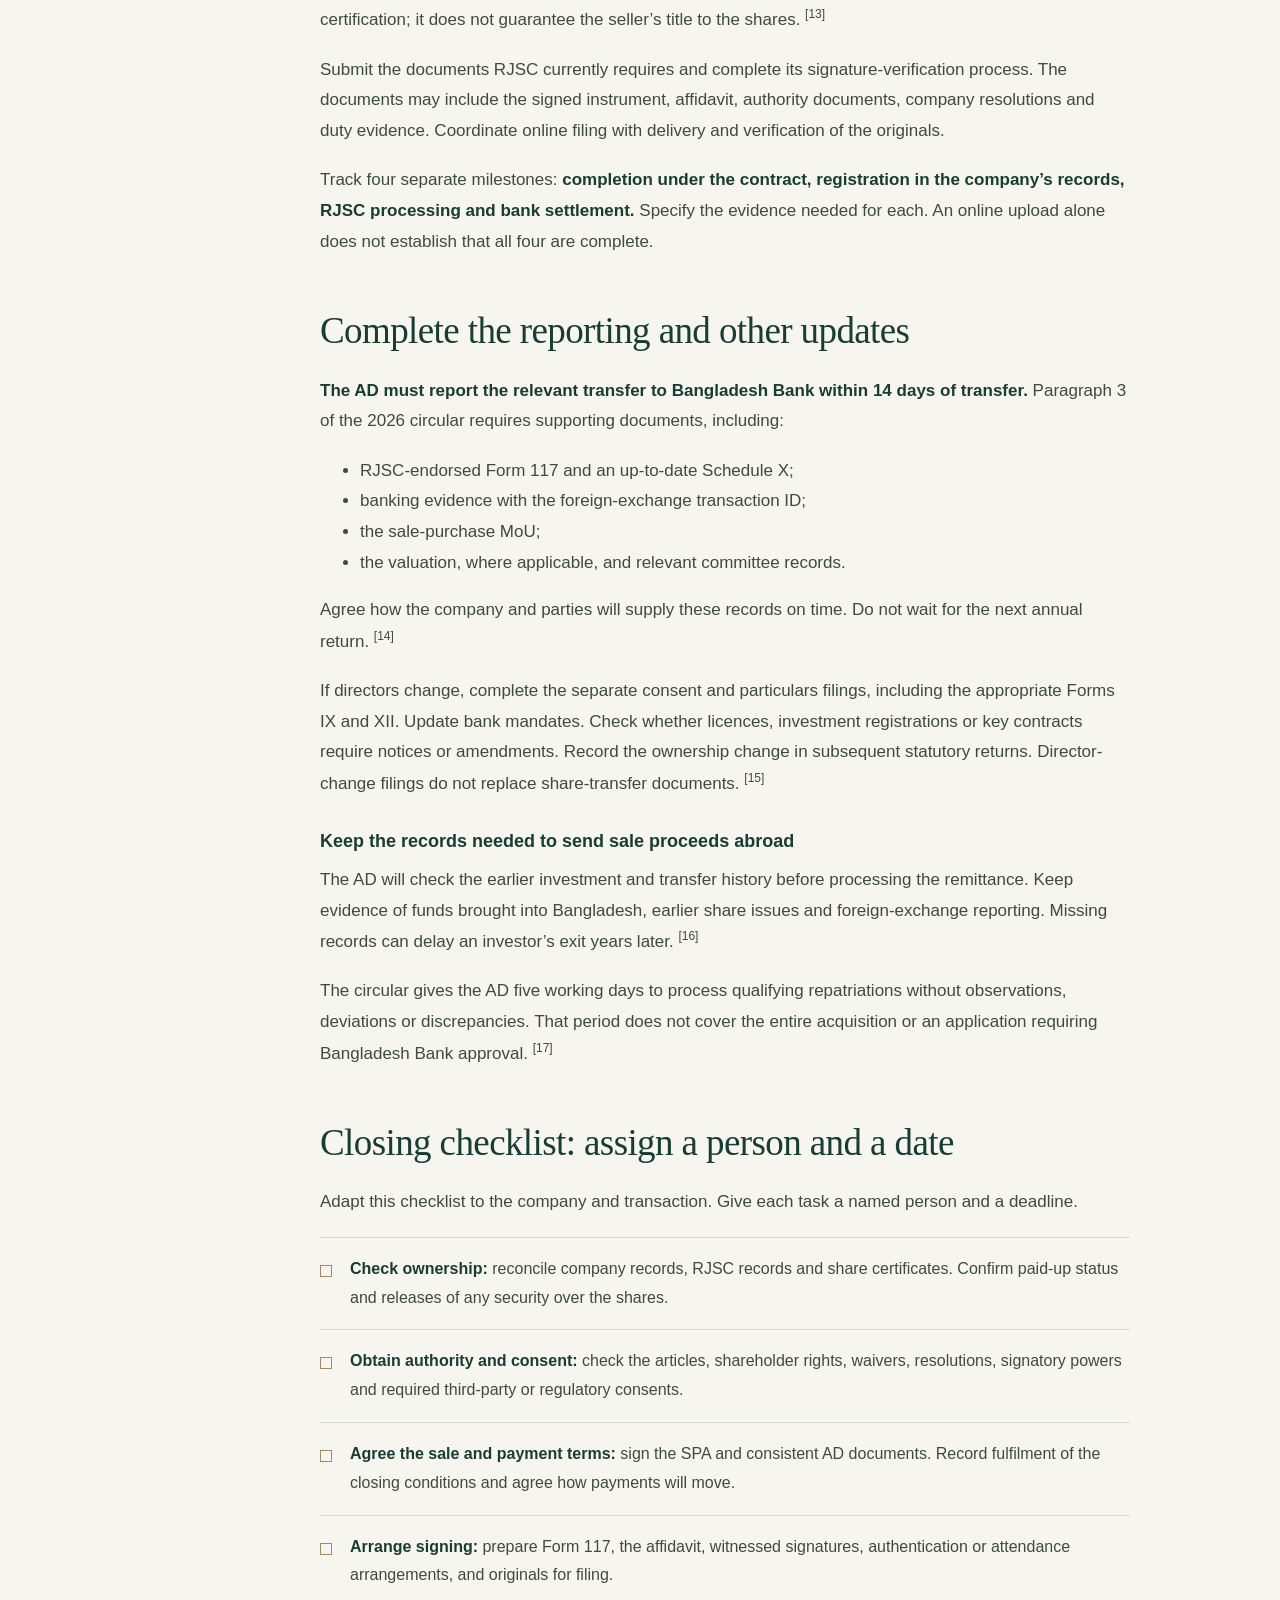
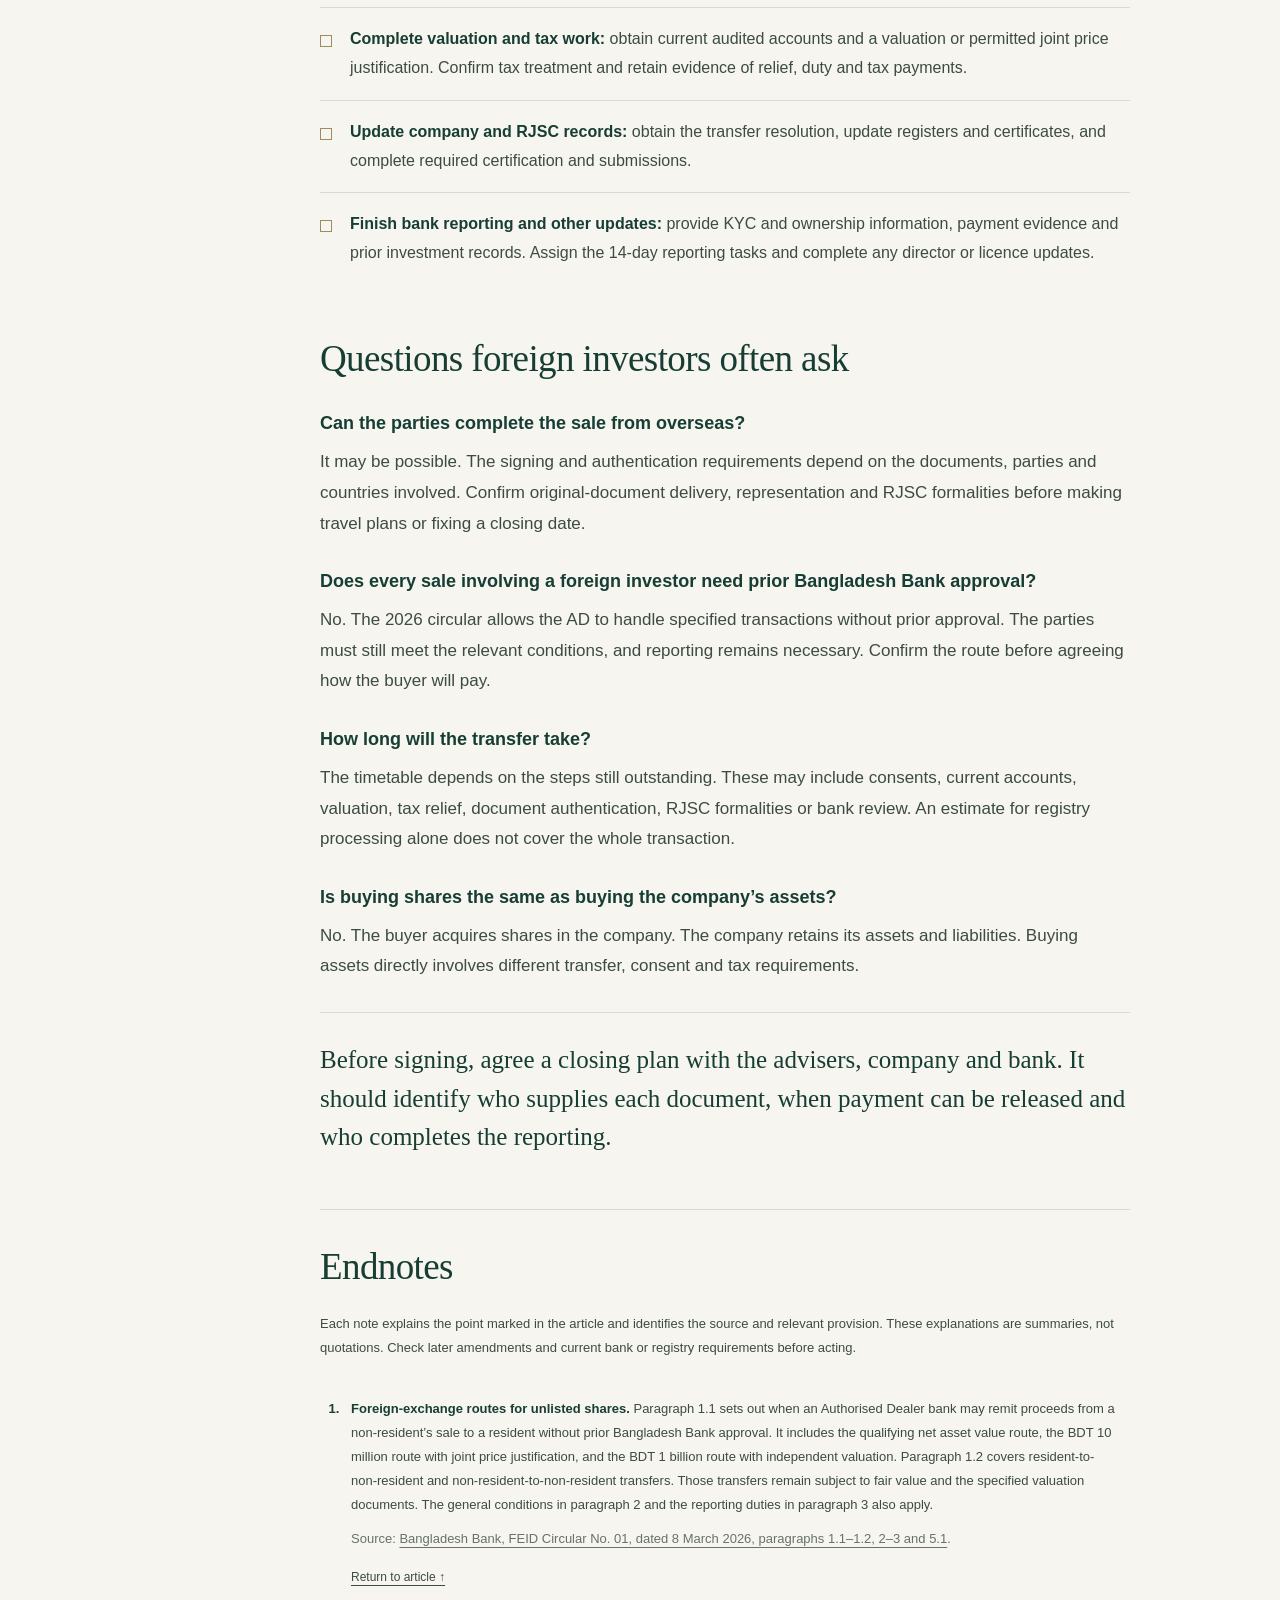
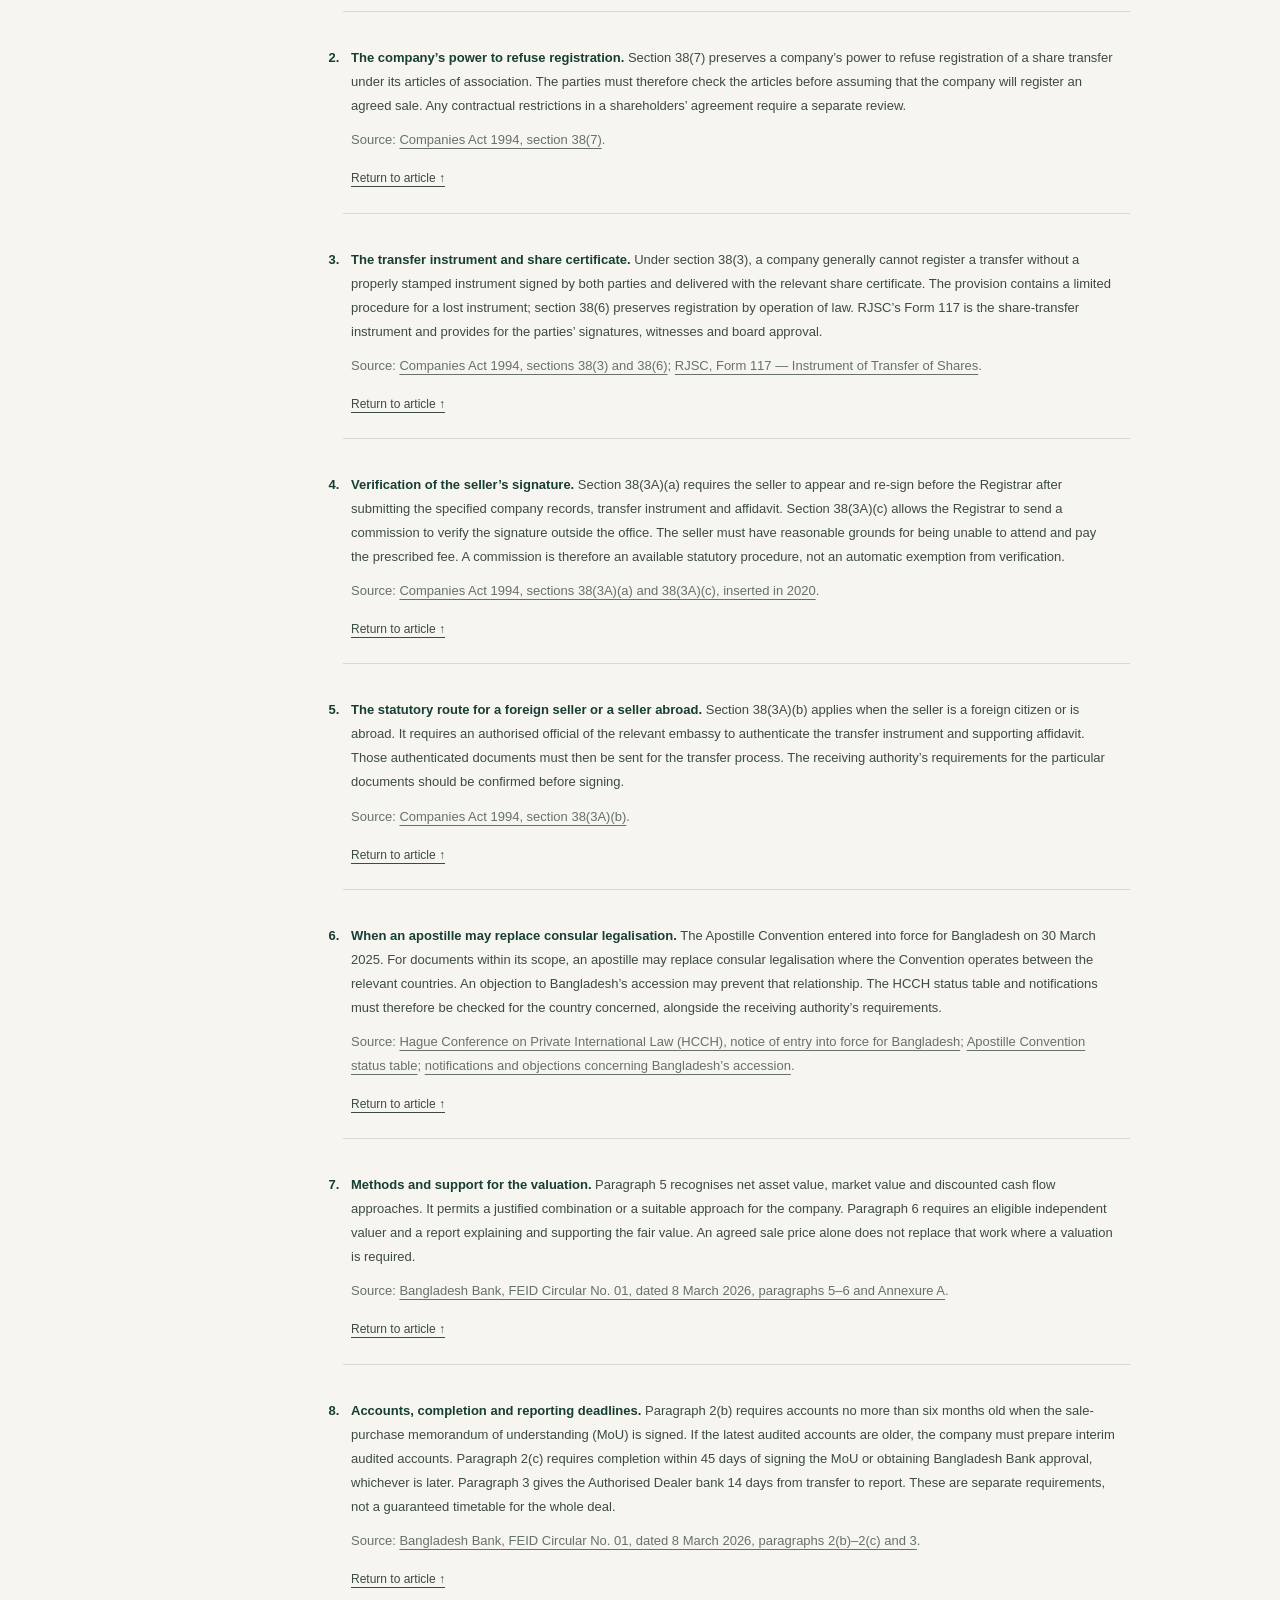
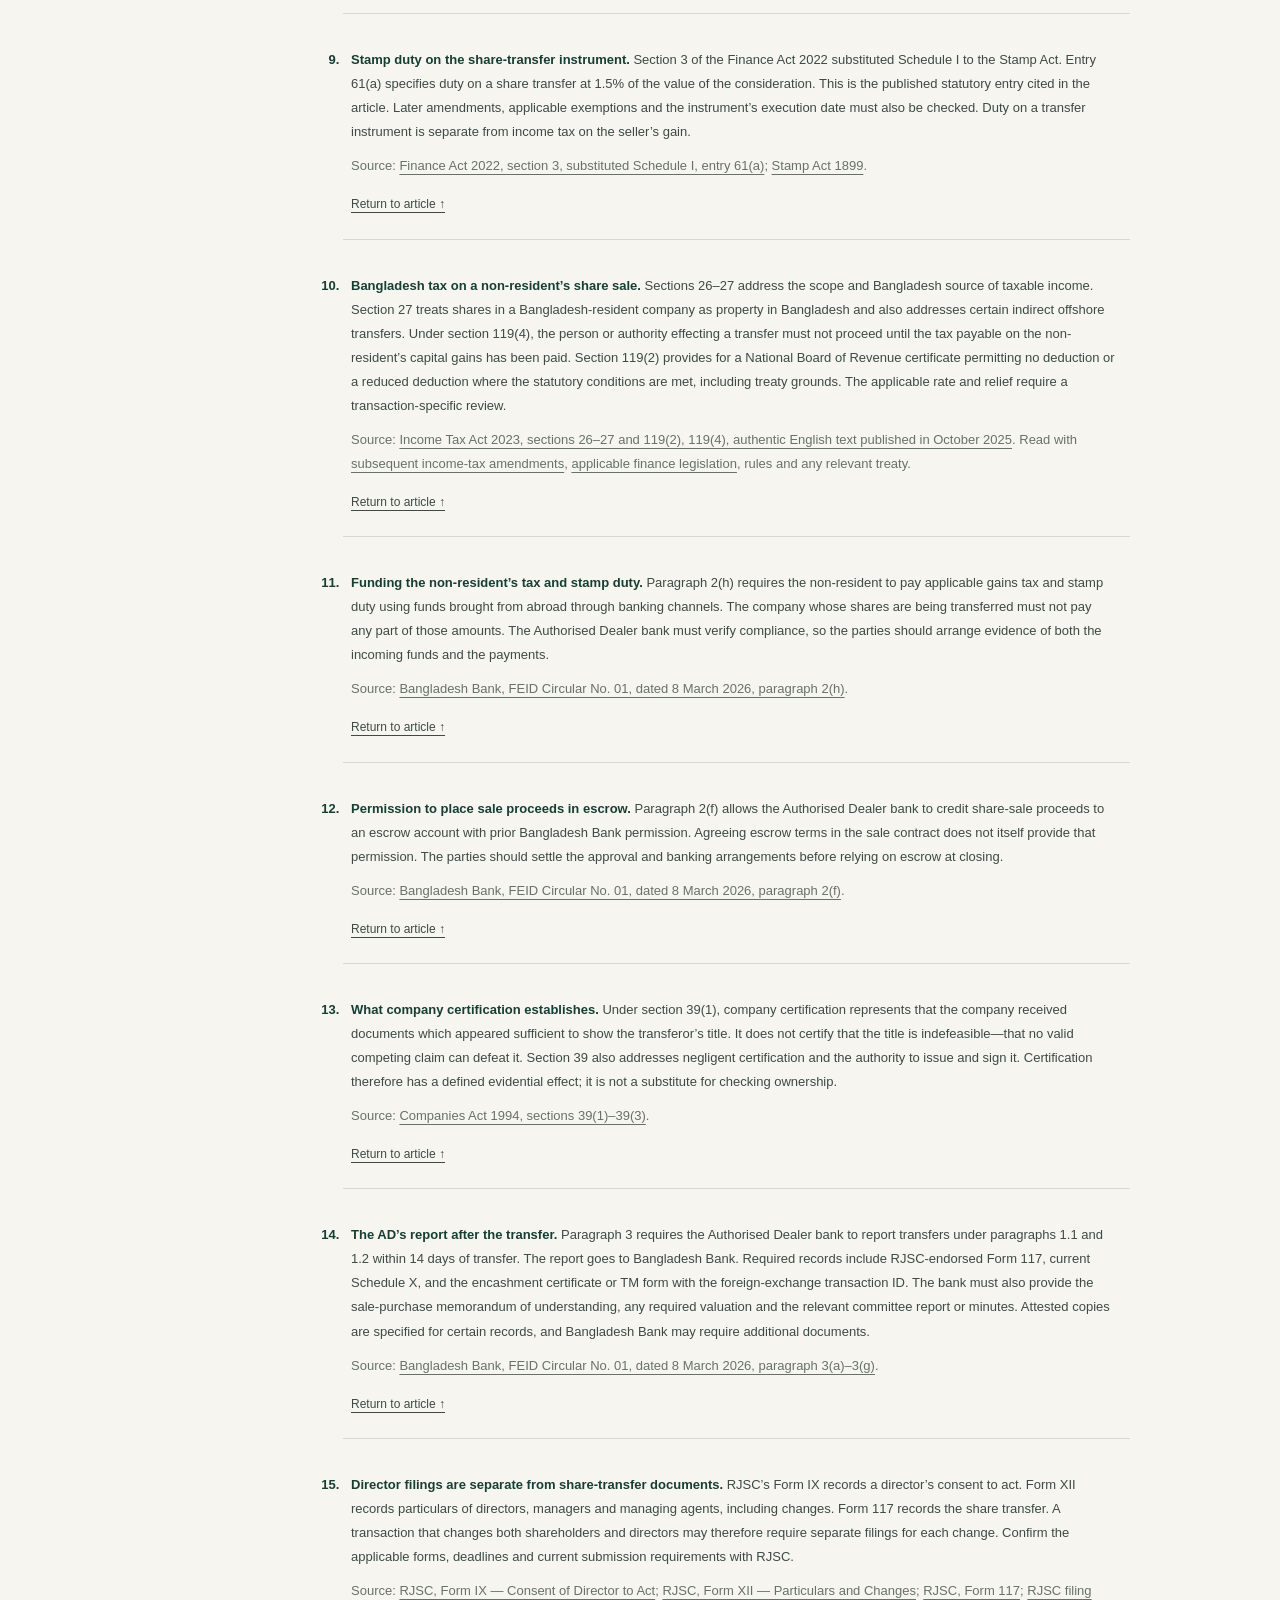
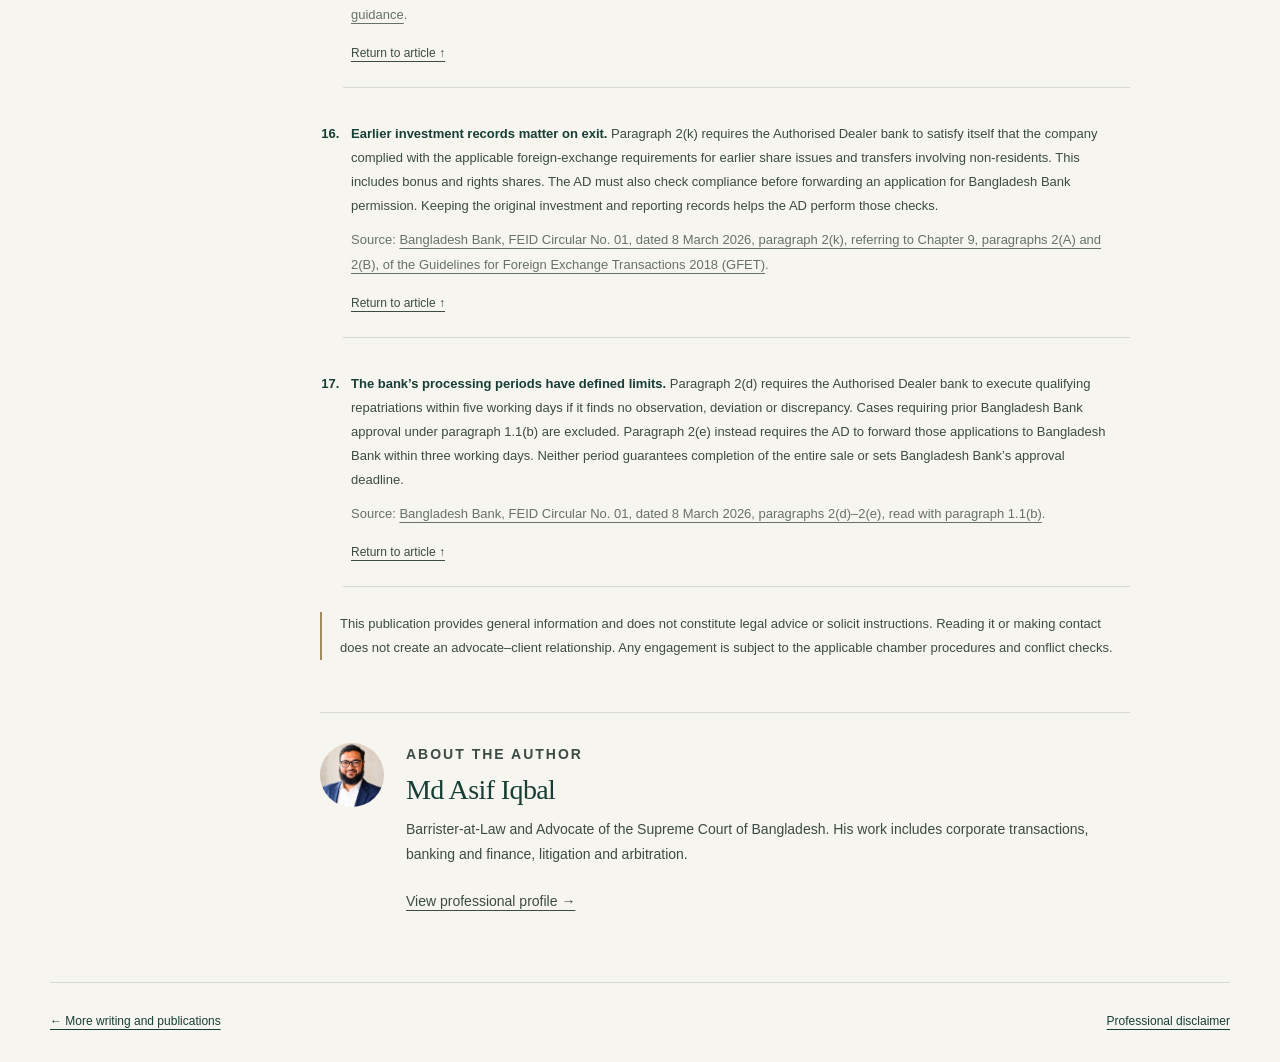
<file: writing/share-transfers-bangladesh.html>
<!doctype html>
<html lang="en">
<head>
<meta charset="utf-8"><meta name="viewport" content="width=device-width,initial-scale=1">
<title>Share transfers in Bangladesh: a foreign investor’s guide | Asif Iqbal</title>
<meta name="description" content="A practical guide to buying or selling shares in an unlisted Bangladesh company: transaction documents, Form 117, RJSC, valuation, tax and foreign-exchange requirements.">
<link rel="canonical" href="https://asifiqbal23.github.io/barrister-asif-iqbal/writing/share-transfers-bangladesh.html">
<meta property="og:type" content="article"><meta property="og:title" content="Share transfers in Bangladesh: a foreign investor’s guide"><meta property="og:description" content="The documents, approvals, payments and records needed for a share transfer in Bangladesh. A practical guide by Barrister Asif Iqbal."><meta property="og:url" content="https://asifiqbal23.github.io/barrister-asif-iqbal/writing/share-transfers-bangladesh.html"><meta property="og:image" content="https://asifiqbal23.github.io/barrister-asif-iqbal/assets/asif-iqbal-portrait.jpg"><meta name="twitter:card" content="summary">
<link rel="stylesheet" href="article.css?v=endnotes-1">
<script type="application/ld+json">{"@context":"https://schema.org","@type":"Article","headline":"Share transfers in Bangladesh: a foreign investor’s guide","datePublished":"2026-10-19","dateModified":"2026-10-19","author":{"@type":"Person","name":"Md Asif Iqbal","url":"https://asifiqbal23.github.io/barrister-asif-iqbal/"},"inLanguage":"en","mainEntityOfPage":"https://asifiqbal23.github.io/barrister-asif-iqbal/writing/share-transfers-bangladesh.html"}</script>
</head>
<body>
<a class="skip" href="#article">Skip to article</a>
<header class="site-header"><div class="header-inner"><a class="brand" href="../"><span class="monogram" aria-hidden="true">AI</span><span>Barrister Asif Iqbal</span></a><a class="back" href="../#writing">← All writing</a></div></header>
<main id="article">
<div class="article-hero shell"><p class="eyebrow">Foreign investor guide · Corporate transactions</p><h1>Share transfers<br>in Bangladesh.</h1><p class="deck">The documents, approvals, payments and records needed to buy or sell shares in a Bangladesh company. A guide for foreign investors, business owners and international counsel.</p><div class="byline"><img src="../assets/asif-iqbal-portrait.jpg" width="48" height="48" alt=""><div><a href="../#profile">By Md Asif Iqbal</a><span>Barrister-at-Law · Advocate, Supreme Court of Bangladesh</span></div></div><div class="article-meta"><span>19 October 2026 · <span id="reading-time">12 min read</span></span><div class="tools"><button id="copy-link" type="button">Copy link ↗</button><button id="print-guide" type="button">Print / save PDF</button></div></div><span id="copy-status" class="sr-only" role="status"></span></div>
<div class="shell article-layout">
<aside class="contents"><details open><summary>In this guide</summary><nav aria-label="Article contents"><a href="#overview">The overall picture</a><a href="#route">Buyer, seller and payment</a><a href="#prepare">Before signing</a><a href="#documents">Documents and execution</a><a href="#money">Price, tax and payment</a><a href="#closing">Closing and registration</a><a href="#after">After the transfer</a><a href="#checklist">Closing checklist</a><a href="#questions">Common questions</a><a href="#sources">Endnotes</a></nav></details></aside>
<article class="prose">
<section id="overview"><h2>The overall picture</h2>
<p><strong>To complete a share transfer in Bangladesh, the parties must do more than sign a sale agreement.</strong> They must also complete the transfer documents, record the new ownership and meet the applicable tax and banking requirements. Planning these steps together helps avoid a deal that is signed but cannot be completed or paid for.</p>
<p>This guide explains the sale of <strong>existing shares in a private or unlisted public company incorporated in Bangladesh</strong>, where the buyer, seller or both are foreign investors. It does not cover new share issues, listed securities, capital reductions or purchases of an overseas holding company.</p>
<p>The buyer and seller agree and document the sale. The company records the ownership change and handles company formalities. The bank handles the applicable foreign-exchange checks and reporting. The Registrar of Joint Stock Companies and Firms (RJSC) carries out the relevant registry formalities.</p>
<div class="roadmap" aria-label="Three connected parts of a share transfer"><div><span>01</span><h3>Agree the sale</h3><p>Check ownership, obtain consents and agree the price and contract.</p></div><div><span>02</span><h3>Record the transfer</h3><p>Sign the documents, pay stamp duty and complete company and RJSC formalities.</p></div><div><span>03</span><h3>Complete the payments</h3><p>Deal with tax, payment evidence, bank reporting and any transfer of sale proceeds abroad.</p></div></div>
<p class="caption">These steps overlap. Involve the bank and assess the tax position before signing.</p>
<p class="scope-note">General information as at 19 October 2026. Requirements depend on the parties, company, sector and transaction. This guide is not a legal opinion on a particular investment.</p></section>
<section id="route"><h2>Identify the buyer, seller and payment route</h2>
<p><strong>The applicable foreign-exchange route depends on whether the buyer and seller are resident or non-resident.</strong> Establish their status under the foreign-exchange rules. Citizenship alone does not decide this, and tax residence is a separate question. Identify the company whose shares are being sold and where the buyer will pay.</p>
<p>An <strong>Authorised Dealer (AD)</strong> is a bank authorised to conduct foreign-exchange business. Ask the AD to confirm the route early. Bangladesh Bank’s FEID Circular No. 01 of <strong>8 March 2026</strong> provides the following framework for unlisted-company transactions within its scope. <a class="cite" id="note-ref-1" href="#endnote-1" role="doc-noteref" aria-label="Read endnote 1: Foreign-exchange routes for unlisted shares">[1]</a></p>
<div class="table-scroll" tabindex="0" role="region" aria-label="Foreign exchange routes"><table><thead><tr><th scope="col">Who sells to whom?</th><th scope="col">Starting point under the 2026 circular</th></tr></thead><tbody>
<tr><th scope="row">Resident → non-resident</th><td>The AD may handle the transfer without prior Bangladesh Bank approval if it meets the fair-value and other conditions. For deals up to BDT 10 million, the parties may submit a joint statement justifying the price instead of an independent valuation. Above that amount, an independent valuation report is required.</td></tr>
<tr><th scope="row">Non-resident → non-resident</th><td>The same fair-value and valuation requirements apply. Paying outside Bangladesh does not remove local transfer, tax or reporting obligations. Agree the evidence of payment with the AD.</td></tr>
<tr><th scope="row">Non-resident → resident</th><td>The AD may send sale proceeds abroad without prior Bangladesh Bank approval under three specified routes:<ol><li>Qualifying net asset value (NAV) pricing, regardless of amount.</li><li>Deals up to BDT 10 million with joint price justification.</li><li>Deals up to BDT 1 billion with the prescribed independent valuation.</li></ol>Other cases require Bangladesh Bank approval through the AD.</td></tr>
<tr><th scope="row">Resident → resident</th><td>Company-law, contractual and tax requirements still apply. Other foreign shareholders in the company do not turn a wholly domestic sale into a foreign-investor exit.</td></tr>
</tbody></table></div>
<p>BDT 10 million is Tk 1 crore; BDT 1 billion is Tk 100 crore. NAV broadly means assets less liabilities. The NAV route has specific accounting and auditor requirements.</p>
<p><strong>Each route has conditions beyond the amount involved.</strong> Check the documentation, tax, other approvals and the bank’s know-your-customer (KYC) requirements. Bangladesh Bank and the AD may review the valuation.</p></section>
<section id="prepare"><h2>Before signing: check the shares and the business</h2>
<p><strong>First confirm that the seller owns the shares and can transfer them.</strong> Compare the company’s governing documents, register of members, share certificates and RJSC records. Check the seller’s name, share numbers, class, holding and how much has been paid on the shares. Resolve gaps in earlier share issues or transfers, pledges, charges, competing claims and inconsistent records.</p>
<p>The articles of association and shareholders’ agreement may restrict transfers or require consent. They may also give existing shareholders a first right to buy, known as a pre-emption right. Obtain the necessary waivers and corporate approvals. Section 38 preserves the company’s power to refuse registration under its articles. <a class="cite" id="note-ref-2" href="#endnote-2" role="doc-noteref" aria-label="Read endnote 2: The company’s power to refuse registration">[2]</a></p>
<p>Review the business too: loans, key contracts, land and leases, licences, tax, employment matters and disputes. After a share sale, the same company usually retains its assets and liabilities. The buyer therefore needs to assess those liabilities and agree suitable contractual protection.</p>
<p>List the approvals the particular business needs. Sector rules, licence conditions, lenders, competition requirements and investment-zone rules may affect the sale. Approval for one purpose does not cover every other requirement.</p>
<h3>Agree who will do what before closing</h3>
<p>The share purchase agreement (SPA) records the commercial terms. It should identify the shares, price, payment method and conditions the parties must meet before completing the sale, commonly called closing. It should also set out warranties, indemnities and the documents each party must deliver.</p>
<p>Warranties are contractual assurances; indemnities allocate specified risks or losses. Their wording matters. The parties should also agree who pays tax, stamp duty and filing costs, who holds the originals, and what permits payment to be released. Keep the SPA consistent with the sale-purchase memorandum of understanding (MoU) required by the AD.</p></section>
<section id="documents"><h2>Prepare the documents and arrange signing</h2>
<p><strong>Form 117 is the prescribed share-transfer instrument.</strong> It is separate from the SPA. Subject to statutory exceptions, section 38(3) requires the seller and buyer to sign a properly stamped transfer instrument. They must deliver it to the company with the relevant share certificate. <a class="cite" id="note-ref-3" href="#endnote-3" role="doc-noteref" aria-label="Read endnote 3: The transfer instrument and share certificate">[3]</a></p>
<p>The signing documents typically include Form 117, the seller’s affidavit, resolutions authorising the signatories, the company’s transfer resolution, share certificates and identification. An affidavit is a sworn statement. Check RJSC’s current checklist before sending documents for signature.</p>
<p>Arrange witnessed signatures and the original instrument. Permission to sign the SPA electronically or in separate copies does not necessarily apply to Form 117.</p>
<h3>If the seller signs in Bangladesh</h3>
<p>Section 38(3A) requires the seller to appear and re-sign before the Registrar after the specified documents are submitted. For a corporate seller, agree the authorised representative’s powers, identification and attendance arrangements with RJSC beforehand.</p>
<p>The law also allows a Registrar’s commission where justified, subject to the prescribed fee. Confirm whether that alternative is available for the particular seller; it does not automatically replace attendance. <a class="cite" id="note-ref-4" href="#endnote-4" role="doc-noteref" aria-label="Read endnote 4: Verification of the seller’s signature">[4]</a></p>
<h3>If the seller is abroad</h3>
<p>The same provision allows embassy authentication for a foreign citizen or seller abroad. Confirm the required notarisation, authentication, any local validation and translations. Allow time to courier the originals before fixing the closing date. A notarised scan may not be enough. <a class="cite" id="note-ref-5" href="#endnote-5" role="doc-noteref" aria-label="Read endnote 5: The statutory route for a foreign seller or a seller abroad">[5]</a></p>
<p>The Apostille Convention entered into force for Bangladesh on <strong>30 March 2025</strong>. An apostille is a certificate that can replace consular legalisation for documents covered by the Convention. Its use depends on the document and whether the Convention operates between the relevant countries. Some countries have objected to Bangladesh’s accession.</p>
<p>Confirm the receiving authority’s requirements for the actual document. Do not assume that every overseas document needs consular legalisation, or that an apostille always replaces it. <a class="cite" id="note-ref-6" href="#endnote-6" role="doc-noteref" aria-label="Read endnote 6: When an apostille may replace consular legalisation">[6]</a></p></section>
<section id="money"><h2>Settle valuation, tax and payment arrangements</h2>
<h3>Check whether the agreed price meets the banking rules</h3>
<p><strong>The price the parties agree may differ from the value the AD can accept.</strong> Where a valuation is required, the valuer must follow the circular’s methods and supporting requirements. Recognised approaches include net assets, market comparables and discounted cash flow. These assess assets, comparable businesses or expected future cash flows. The valuer must justify the method used. Arrange the valuation early. <a class="cite" id="note-ref-7" href="#endnote-7" role="doc-noteref" aria-label="Read endnote 7: Methods and support for the valuation">[7]</a></p>
<div class="timing"><h3>Three time limits to plan for</h3><dl><div><dt>6 months</dt><dd>At the date of the sale-purchase MoU, the latest audited accounts must be no more than six months old. If they are older, obtain interim audited accounts.</dd></div><div><dt>45 days</dt><dd>The circular requires completion of the transfer procedure within 45 days of the MoU or Bangladesh Bank approval, whichever is later.</dd></div><div><dt>14 days</dt><dd>The AD must report the transfer within 14 days of transfer. Agree who will supply the supporting documents before closing.</dd></div></dl></div>
<p class="caption">FEID Circular No. 01, paragraphs 2(b)–(c) and 3. These are requirements under the circular, not guaranteed processing times. <a class="cite" id="note-ref-8" href="#endnote-8" role="doc-noteref" aria-label="Read endnote 8: Accounts, completion and reporting deadlines">[8]</a></p>
<h3>Calculate stamp duty and capital gains tax separately</h3>
<p>The share-transfer entry in Schedule I, as substituted by the Finance Act 2022, specifies duty at <strong>1.5% of the consideration</strong>—the price paid or payable for the shares. Check the rate, valuation basis, exemptions and payment procedure applicable when the instrument is signed. Allow separately for costs relating to the SPA, affidavit, certificates, filing and authentication. <a class="cite" id="note-ref-9" href="#endnote-9" role="doc-noteref" aria-label="Read endnote 9: Stamp duty on the share-transfer instrument">[9]</a></p>
<p><strong>An overseas seller or payment abroad does not, by itself, remove Bangladesh tax.</strong> The Income Tax Act treats shares in a Bangladesh-resident company as property in Bangladesh. It also addresses certain indirect transfers through overseas companies.</p>
<p>Section 119(4) requires payment of the tax payable on a non-resident’s capital gains before the share transfer is effected. Any treaty relief or certificate from the National Board of Revenue (NBR) must follow the applicable procedure. The seller’s nationality alone does not establish an entitlement to relief. <a class="cite" id="note-ref-10" href="#endnote-10" role="doc-noteref" aria-label="Read endnote 10: Bangladesh tax on a non-resident’s share sale">[10]</a></p>
<p>The tax rate depends on the seller’s status, transaction, applicable year, amendments and any treaty entitlement. Before completing the transfer, establish the tax calculation, who must withhold or collect it, and the evidence of payment or relief.</p>
<p>The 2026 Bangladesh Bank circular requires a non-resident’s applicable gains tax and stamp duty to be funded from abroad through banking channels. The company whose shares are being sold must not fund those amounts. Agree how the funds will arrive and how payment will be documented with the AD. <a class="cite" id="note-ref-11" href="#endnote-11" role="doc-noteref" aria-label="Read endnote 11: Funding the non-resident’s tax and stamp duty">[11]</a></p></section>
<section id="closing"><h2>Complete the sale and record the new owner</h2>
<p><strong>Agree the closing sequence before anyone releases documents or money.</strong> Identify when the parties will confirm the conditions and approvals, sign, provide duty and tax receipts, release payment and update company records.</p>
<p>If the parties propose an escrow arrangement to hold funds pending agreed conditions, check the banking requirements first. The circular requires prior Bangladesh Bank permission to credit sale proceeds to escrow. <a class="cite" id="note-ref-12" href="#endnote-12" role="doc-noteref" aria-label="Read endnote 12: Permission to place sale proceeds in escrow">[12]</a></p>
<p>The company should approve and record the transfer under its articles and the law. It should update its register of members and transfer records, then endorse or replace the share certificates as appropriate. Arrange company certification of the transfer instrument where required. Section 39 governs that certification; it does not guarantee the seller’s title to the shares. <a class="cite" id="note-ref-13" href="#endnote-13" role="doc-noteref" aria-label="Read endnote 13: What company certification establishes">[13]</a></p>
<p>Submit the documents RJSC currently requires and complete its signature-verification process. The documents may include the signed instrument, affidavit, authority documents, company resolutions and duty evidence. Coordinate online filing with delivery and verification of the originals.</p>
<p>Track four separate milestones: <strong>completion under the contract, registration in the company’s records, RJSC processing and bank settlement.</strong> Specify the evidence needed for each. An online upload alone does not establish that all four are complete.</p></section>
<section id="after"><h2>Complete the reporting and other updates</h2>
<p><strong>The AD must report the relevant transfer to Bangladesh Bank within 14 days of transfer.</strong> Paragraph 3 of the 2026 circular requires supporting documents, including:</p>
<ul><li>RJSC-endorsed Form 117 and an up-to-date Schedule X;</li><li>banking evidence with the foreign-exchange transaction ID;</li><li>the sale-purchase MoU;</li><li>the valuation, where applicable, and relevant committee records.</li></ul>
<p>Agree how the company and parties will supply these records on time. Do not wait for the next annual return. <a class="cite" id="note-ref-14" href="#endnote-14" role="doc-noteref" aria-label="Read endnote 14: The AD’s report after the transfer">[14]</a></p>
<p>If directors change, complete the separate consent and particulars filings, including the appropriate Forms IX and XII. Update bank mandates. Check whether licences, investment registrations or key contracts require notices or amendments. Record the ownership change in subsequent statutory returns. Director-change filings do not replace share-transfer documents. <a class="cite" id="note-ref-15" href="#endnote-15" role="doc-noteref" aria-label="Read endnote 15: Director filings are separate from share-transfer documents">[15]</a></p>
<h3>Keep the records needed to send sale proceeds abroad</h3>
<p>The AD will check the earlier investment and transfer history before processing the remittance. Keep evidence of funds brought into Bangladesh, earlier share issues and foreign-exchange reporting. Missing records can delay an investor’s exit years later. <a class="cite" id="note-ref-16" href="#endnote-16" role="doc-noteref" aria-label="Read endnote 16: Earlier investment records matter on exit">[16]</a></p>
<p>The circular gives the AD five working days to process qualifying repatriations without observations, deviations or discrepancies. That period does not cover the entire acquisition or an application requiring Bangladesh Bank approval. <a class="cite" id="note-ref-17" href="#endnote-17" role="doc-noteref" aria-label="Read endnote 17: The bank’s processing periods have defined limits">[17]</a></p></section>
<section id="checklist"><h2>Closing checklist: assign a person and a date</h2>
<p>Adapt this checklist to the company and transaction. Give each task a named person and a deadline.</p>
<ul class="checklist"><li><strong>Check ownership:</strong> reconcile company records, RJSC records and share certificates. Confirm paid-up status and releases of any security over the shares.</li><li><strong>Obtain authority and consent:</strong> check the articles, shareholder rights, waivers, resolutions, signatory powers and required third-party or regulatory consents.</li><li><strong>Agree the sale and payment terms:</strong> sign the SPA and consistent AD documents. Record fulfilment of the closing conditions and agree how payments will move.</li><li><strong>Arrange signing:</strong> prepare Form 117, the affidavit, witnessed signatures, authentication or attendance arrangements, and originals for filing.</li><li><strong>Complete valuation and tax work:</strong> obtain current audited accounts and a valuation or permitted joint price justification. Confirm tax treatment and retain evidence of relief, duty and tax payments.</li><li><strong>Update company and RJSC records:</strong> obtain the transfer resolution, update registers and certificates, and complete required certification and submissions.</li><li><strong>Finish bank reporting and other updates:</strong> provide KYC and ownership information, payment evidence and prior investment records. Assign the 14-day reporting tasks and complete any director or licence updates.</li></ul></section>
<section id="questions"><h2>Questions foreign investors often ask</h2>
<h3>Can the parties complete the sale from overseas?</h3><p>It may be possible. The signing and authentication requirements depend on the documents, parties and countries involved. Confirm original-document delivery, representation and RJSC formalities before making travel plans or fixing a closing date.</p>
<h3>Does every sale involving a foreign investor need prior Bangladesh Bank approval?</h3><p>No. The 2026 circular allows the AD to handle specified transactions without prior approval. The parties must still meet the relevant conditions, and reporting remains necessary. Confirm the route before agreeing how the buyer will pay.</p>
<h3>How long will the transfer take?</h3><p>The timetable depends on the steps still outstanding. These may include consents, current accounts, valuation, tax relief, document authentication, RJSC formalities or bank review. An estimate for registry processing alone does not cover the whole transaction.</p>
<h3>Is buying shares the same as buying the company’s assets?</h3><p>No. The buyer acquires shares in the company. The company retains its assets and liabilities. Buying assets directly involves different transfer, consent and tax requirements.</p>
<p class="closing-thought">Before signing, agree a closing plan with the advisers, company and bank. It should identify who supplies each document, when payment can be released and who completes the reporting.</p></section>
<section id="sources" class="sources" role="doc-endnotes" aria-labelledby="endnotes-title"><h2 id="endnotes-title">Endnotes</h2><p>Each note explains the point marked in the article and identifies the source and relevant provision. These explanations are summaries, not quotations. Check later amendments and current bank or registry requirements before acting.</p><ol class="endnotes">
<li id="endnote-1" tabindex="-1"><span id="source-bb" class="source-anchor" aria-hidden="true"></span><p><strong>Foreign-exchange routes for unlisted shares.</strong> Paragraph 1.1 sets out when an Authorised Dealer bank may remit proceeds from a non-resident’s sale to a resident without prior Bangladesh Bank approval. It includes the qualifying net asset value route, the BDT 10 million route with joint price justification, and the BDT 1 billion route with independent valuation. Paragraph 1.2 covers resident-to-non-resident and non-resident-to-non-resident transfers. Those transfers remain subject to fair value and the specified valuation documents. The general conditions in paragraph 2 and the reporting duties in paragraph 3 also apply.</p><p class="note-source">Source: <a href="https://www.bb.org.bd/mediaroom/circulars/feid/mar082026feid01e.pdf">Bangladesh Bank, FEID Circular No. 01, dated 8 March 2026, paragraphs 1.1–1.2, 2–3 and 5.1</a>.</p><a class="note-back" href="#note-ref-1" role="doc-backlink" aria-label="Return to reference 1 in the article">Return to article ↑</a></li>
<li id="endnote-2" tabindex="-1"><span id="source-company" class="source-anchor" aria-hidden="true"></span><p><strong>The company’s power to refuse registration.</strong> Section 38(7) preserves a company’s power to refuse registration of a share transfer under its articles of association. The parties must therefore check the articles before assuming that the company will register an agreed sale. Any contractual restrictions in a shareholders’ agreement require a separate review.</p><p class="note-source">Source: <a href="https://bdlaws.minlaw.gov.bd/act-788/section-32862.html">Companies Act 1994, section 38(7)</a>.</p><a class="note-back" href="#note-ref-2" role="doc-backlink" aria-label="Return to reference 2 in the article">Return to article ↑</a></li>
<li id="endnote-3" tabindex="-1"><span id="source-rjsc" class="source-anchor" aria-hidden="true"></span><p><strong>The transfer instrument and share certificate.</strong> Under section 38(3), a company generally cannot register a transfer without a properly stamped instrument signed by both parties and delivered with the relevant share certificate. The provision contains a limited procedure for a lost instrument; section 38(6) preserves registration by operation of law. RJSC’s Form 117 is the share-transfer instrument and provides for the parties’ signatures, witnesses and board approval.</p><p class="note-source">Source: <a href="https://bdlaws.minlaw.gov.bd/act-788/section-32862.html">Companies Act 1994, sections 38(3) and 38(6)</a>; <a href="https://app1.roc.gov.bd/Guidlines/Download/FORM-117.htm">RJSC, Form 117 — Instrument of Transfer of Shares</a>.</p><a class="note-back" href="#note-ref-3" role="doc-backlink" aria-label="Return to reference 3 in the article">Return to article ↑</a></li>
<li id="endnote-4" tabindex="-1"><p><strong>Verification of the seller’s signature.</strong> Section 38(3A)(a) requires the seller to appear and re-sign before the Registrar after submitting the specified company records, transfer instrument and affidavit. Section 38(3A)(c) allows the Registrar to send a commission to verify the signature outside the office. The seller must have reasonable grounds for being unable to attend and pay the prescribed fee. A commission is therefore an available statutory procedure, not an automatic exemption from verification.</p><p class="note-source">Source: <a href="https://bdlaws.minlaw.gov.bd/act-788/section-32862.html">Companies Act 1994, sections 38(3A)(a) and 38(3A)(c), inserted in 2020</a>.</p><a class="note-back" href="#note-ref-4" role="doc-backlink" aria-label="Return to reference 4 in the article">Return to article ↑</a></li>
<li id="endnote-5" tabindex="-1"><p><strong>The statutory route for a foreign seller or a seller abroad.</strong> Section 38(3A)(b) applies when the seller is a foreign citizen or is abroad. It requires an authorised official of the relevant embassy to authenticate the transfer instrument and supporting affidavit. Those authenticated documents must then be sent for the transfer process. The receiving authority’s requirements for the particular documents should be confirmed before signing.</p><p class="note-source">Source: <a href="https://bdlaws.minlaw.gov.bd/act-788/section-32862.html">Companies Act 1994, section 38(3A)(b)</a>.</p><a class="note-back" href="#note-ref-5" role="doc-backlink" aria-label="Return to reference 5 in the article">Return to article ↑</a></li>
<li id="endnote-6" tabindex="-1"><span id="source-apostille" class="source-anchor" aria-hidden="true"></span><p><strong>When an apostille may replace consular legalisation.</strong> The Apostille Convention entered into force for Bangladesh on 30 March 2025. For documents within its scope, an apostille may replace consular legalisation where the Convention operates between the relevant countries. An objection to Bangladesh’s accession may prevent that relationship. The HCCH status table and notifications must therefore be checked for the country concerned, alongside the receiving authority’s requirements.</p><p class="note-source">Source: <a href="https://www.hcch.net/en/news-archive/details/?varevent=1060">Hague Conference on Private International Law (HCCH), notice of entry into force for Bangladesh</a>; <a href="https://www.hcch.net/en/instruments/conventions/status-table/?cid=41">Apostille Convention status table</a>; <a href="https://www.hcch.net/en/instruments/conventions/status-table/notifications/?csid=1533&amp;disp=type">notifications and objections concerning Bangladesh’s accession</a>.</p><a class="note-back" href="#note-ref-6" role="doc-backlink" aria-label="Return to reference 6 in the article">Return to article ↑</a></li>
<li id="endnote-7" tabindex="-1"><p><strong>Methods and support for the valuation.</strong> Paragraph 5 recognises net asset value, market value and discounted cash flow approaches. It permits a justified combination or a suitable approach for the company. Paragraph 6 requires an eligible independent valuer and a report explaining and supporting the fair value. An agreed sale price alone does not replace that work where a valuation is required.</p><p class="note-source">Source: <a href="https://www.bb.org.bd/mediaroom/circulars/feid/mar082026feid01e.pdf">Bangladesh Bank, FEID Circular No. 01, dated 8 March 2026, paragraphs 5–6 and Annexure A</a>.</p><a class="note-back" href="#note-ref-7" role="doc-backlink" aria-label="Return to reference 7 in the article">Return to article ↑</a></li>
<li id="endnote-8" tabindex="-1"><p><strong>Accounts, completion and reporting deadlines.</strong> Paragraph 2(b) requires accounts no more than six months old when the sale-purchase memorandum of understanding (MoU) is signed. If the latest audited accounts are older, the company must prepare interim audited accounts. Paragraph 2(c) requires completion within 45 days of signing the MoU or obtaining Bangladesh Bank approval, whichever is later. Paragraph 3 gives the Authorised Dealer bank 14 days from transfer to report. These are separate requirements, not a guaranteed timetable for the whole deal.</p><p class="note-source">Source: <a href="https://www.bb.org.bd/mediaroom/circulars/feid/mar082026feid01e.pdf">Bangladesh Bank, FEID Circular No. 01, dated 8 March 2026, paragraphs 2(b)–2(c) and 3</a>.</p><a class="note-back" href="#note-ref-8" role="doc-backlink" aria-label="Return to reference 8 in the article">Return to article ↑</a></li>
<li id="endnote-9" tabindex="-1"><span id="source-stamp" class="source-anchor" aria-hidden="true"></span><p><strong>Stamp duty on the share-transfer instrument.</strong> Section 3 of the Finance Act 2022 substituted Schedule I to the Stamp Act. Entry 61(a) specifies duty on a share transfer at 1.5% of the value of the consideration. This is the published statutory entry cited in the article. Later amendments, applicable exemptions and the instrument’s execution date must also be checked. Duty on a transfer instrument is separate from income tax on the seller’s gain.</p><p class="note-source">Source: <a href="https://bdlaws.minlaw.gov.bd/act-1409/act-chapter-print-2323.html">Finance Act 2022, section 3, substituted Schedule I, entry 61(a)</a>; <a href="https://bdlaws.minlaw.gov.bd/act-print-77.html">Stamp Act 1899</a>.</p><a class="note-back" href="#note-ref-9" role="doc-backlink" aria-label="Return to reference 9 in the article">Return to article ↑</a></li>
<li id="endnote-10" tabindex="-1"><span id="source-tax" class="source-anchor" aria-hidden="true"></span><p><strong>Bangladesh tax on a non-resident’s share sale.</strong> Sections 26–27 address the scope and Bangladesh source of taxable income. Section 27 treats shares in a Bangladesh-resident company as property in Bangladesh and also addresses certain indirect offshore transfers. Under section 119(4), the person or authority effecting a transfer must not proceed until the tax payable on the non-resident’s capital gains has been paid. Section 119(2) provides for a National Board of Revenue certificate permitting no deduction or a reduced deduction where the statutory conditions are met, including treaty grounds. The applicable rate and relief require a transaction-specific review.</p><p class="note-source">Source: <a href="https://bdlaws.minlaw.gov.bd/upload/act/2026-01-18-15-24-07-123.-Income-tax-Act,-2023.pdf">Income Tax Act 2023, sections 26–27 and 119(2), 119(4), authentic English text published in October 2025</a>. Read with <a href="https://nbr.gov.bd/regulations/acts/income-tax-acts/ban">subsequent income-tax amendments</a>, <a href="https://nbr.gov.bd/regulations/acts/finance-acts">applicable finance legislation</a>, rules and any relevant treaty.</p><a class="note-back" href="#note-ref-10" role="doc-backlink" aria-label="Return to reference 10 in the article">Return to article ↑</a></li>
<li id="endnote-11" tabindex="-1"><p><strong>Funding the non-resident’s tax and stamp duty.</strong> Paragraph 2(h) requires the non-resident to pay applicable gains tax and stamp duty using funds brought from abroad through banking channels. The company whose shares are being transferred must not pay any part of those amounts. The Authorised Dealer bank must verify compliance, so the parties should arrange evidence of both the incoming funds and the payments.</p><p class="note-source">Source: <a href="https://www.bb.org.bd/mediaroom/circulars/feid/mar082026feid01e.pdf">Bangladesh Bank, FEID Circular No. 01, dated 8 March 2026, paragraph 2(h)</a>.</p><a class="note-back" href="#note-ref-11" role="doc-backlink" aria-label="Return to reference 11 in the article">Return to article ↑</a></li>
<li id="endnote-12" tabindex="-1"><p><strong>Permission to place sale proceeds in escrow.</strong> Paragraph 2(f) allows the Authorised Dealer bank to credit share-sale proceeds to an escrow account with prior Bangladesh Bank permission. Agreeing escrow terms in the sale contract does not itself provide that permission. The parties should settle the approval and banking arrangements before relying on escrow at closing.</p><p class="note-source">Source: <a href="https://www.bb.org.bd/mediaroom/circulars/feid/mar082026feid01e.pdf">Bangladesh Bank, FEID Circular No. 01, dated 8 March 2026, paragraph 2(f)</a>.</p><a class="note-back" href="#note-ref-12" role="doc-backlink" aria-label="Return to reference 12 in the article">Return to article ↑</a></li>
<li id="endnote-13" tabindex="-1"><span id="source-certification" class="source-anchor" aria-hidden="true"></span><p><strong>What company certification establishes.</strong> Under section 39(1), company certification represents that the company received documents which appeared sufficient to show the transferor’s title. It does not certify that the title is indefeasible—that no valid competing claim can defeat it. Section 39 also addresses negligent certification and the authority to issue and sign it. Certification therefore has a defined evidential effect; it is not a substitute for checking ownership.</p><p class="note-source">Source: <a href="https://bdlaws.minlaw.gov.bd/act-788/section-32863.html">Companies Act 1994, sections 39(1)–39(3)</a>.</p><a class="note-back" href="#note-ref-13" role="doc-backlink" aria-label="Return to reference 13 in the article">Return to article ↑</a></li>
<li id="endnote-14" tabindex="-1"><p><strong>The AD’s report after the transfer.</strong> Paragraph 3 requires the Authorised Dealer bank to report transfers under paragraphs 1.1 and 1.2 within 14 days of transfer. The report goes to Bangladesh Bank. Required records include RJSC-endorsed Form 117, current Schedule X, and the encashment certificate or TM form with the foreign-exchange transaction ID. The bank must also provide the sale-purchase memorandum of understanding, any required valuation and the relevant committee report or minutes. Attested copies are specified for certain records, and Bangladesh Bank may require additional documents.</p><p class="note-source">Source: <a href="https://www.bb.org.bd/mediaroom/circulars/feid/mar082026feid01e.pdf">Bangladesh Bank, FEID Circular No. 01, dated 8 March 2026, paragraph 3(a)–3(g)</a>.</p><a class="note-back" href="#note-ref-14" role="doc-backlink" aria-label="Return to reference 14 in the article">Return to article ↑</a></li>
<li id="endnote-15" tabindex="-1"><p><strong>Director filings are separate from share-transfer documents.</strong> RJSC’s Form IX records a director’s consent to act. Form XII records particulars of directors, managers and managing agents, including changes. Form 117 records the share transfer. A transaction that changes both shareholders and directors may therefore require separate filings for each change. Confirm the applicable forms, deadlines and current submission requirements with RJSC.</p><p class="note-source">Source: <a href="https://app.roc.gov.bd/Guidlines/Download/FORM%20IX.htm">RJSC, Form IX — Consent of Director to Act</a>; <a href="https://app1.roc.gov.bd/Guidlines/Download/FORM%20XII.htm">RJSC, Form XII — Particulars and Changes</a>; <a href="https://app1.roc.gov.bd/Guidlines/Download/FORM-117.htm">RJSC, Form 117</a>; <a href="https://roc.gov.bd/pages/static-pages/6922e001933eb65569e2502f">RJSC filing guidance</a>.</p><a class="note-back" href="#note-ref-15" role="doc-backlink" aria-label="Return to reference 15 in the article">Return to article ↑</a></li>
<li id="endnote-16" tabindex="-1"><p><strong>Earlier investment records matter on exit.</strong> Paragraph 2(k) requires the Authorised Dealer bank to satisfy itself that the company complied with the applicable foreign-exchange requirements for earlier share issues and transfers involving non-residents. This includes bonus and rights shares. The AD must also check compliance before forwarding an application for Bangladesh Bank permission. Keeping the original investment and reporting records helps the AD perform those checks.</p><p class="note-source">Source: <a href="https://www.bb.org.bd/mediaroom/circulars/feid/mar082026feid01e.pdf">Bangladesh Bank, FEID Circular No. 01, dated 8 March 2026, paragraph 2(k), referring to Chapter 9, paragraphs 2(A) and 2(B), of the Guidelines for Foreign Exchange Transactions 2018 (GFET)</a>.</p><a class="note-back" href="#note-ref-16" role="doc-backlink" aria-label="Return to reference 16 in the article">Return to article ↑</a></li>
<li id="endnote-17" tabindex="-1"><p><strong>The bank’s processing periods have defined limits.</strong> Paragraph 2(d) requires the Authorised Dealer bank to execute qualifying repatriations within five working days if it finds no observation, deviation or discrepancy. Cases requiring prior Bangladesh Bank approval under paragraph 1.1(b) are excluded. Paragraph 2(e) instead requires the AD to forward those applications to Bangladesh Bank within three working days. Neither period guarantees completion of the entire sale or sets Bangladesh Bank’s approval deadline.</p><p class="note-source">Source: <a href="https://www.bb.org.bd/mediaroom/circulars/feid/mar082026feid01e.pdf">Bangladesh Bank, FEID Circular No. 01, dated 8 March 2026, paragraphs 2(d)–2(e), read with paragraph 1.1(b)</a>.</p><a class="note-back" href="#note-ref-17" role="doc-backlink" aria-label="Return to reference 17 in the article">Return to article ↑</a></li>
</ol><p class="scope-note">This publication provides general information and does not constitute legal advice or solicit instructions. Reading it or making contact does not create an advocate–client relationship. Any engagement is subject to the applicable chamber procedures and conflict checks.</p></section>
<div class="author-end"><img src="../assets/asif-iqbal-portrait.jpg" alt="" width="64" height="64"><div><p class="eyebrow">About the author</p><h2>Md Asif Iqbal</h2><p>Barrister-at-Law and Advocate of the Supreme Court of Bangladesh. His work includes corporate transactions, banking and finance, litigation and arbitration.</p><a href="../#profile">View professional profile →</a></div></div>
</article></div></main><footer class="shell article-footer"><a href="../#writing">← More writing and publications</a><a href="../#disclaimer">Professional disclaimer</a></footer>
<script src="article.js?v=1" defer></script></body></html>
</file>
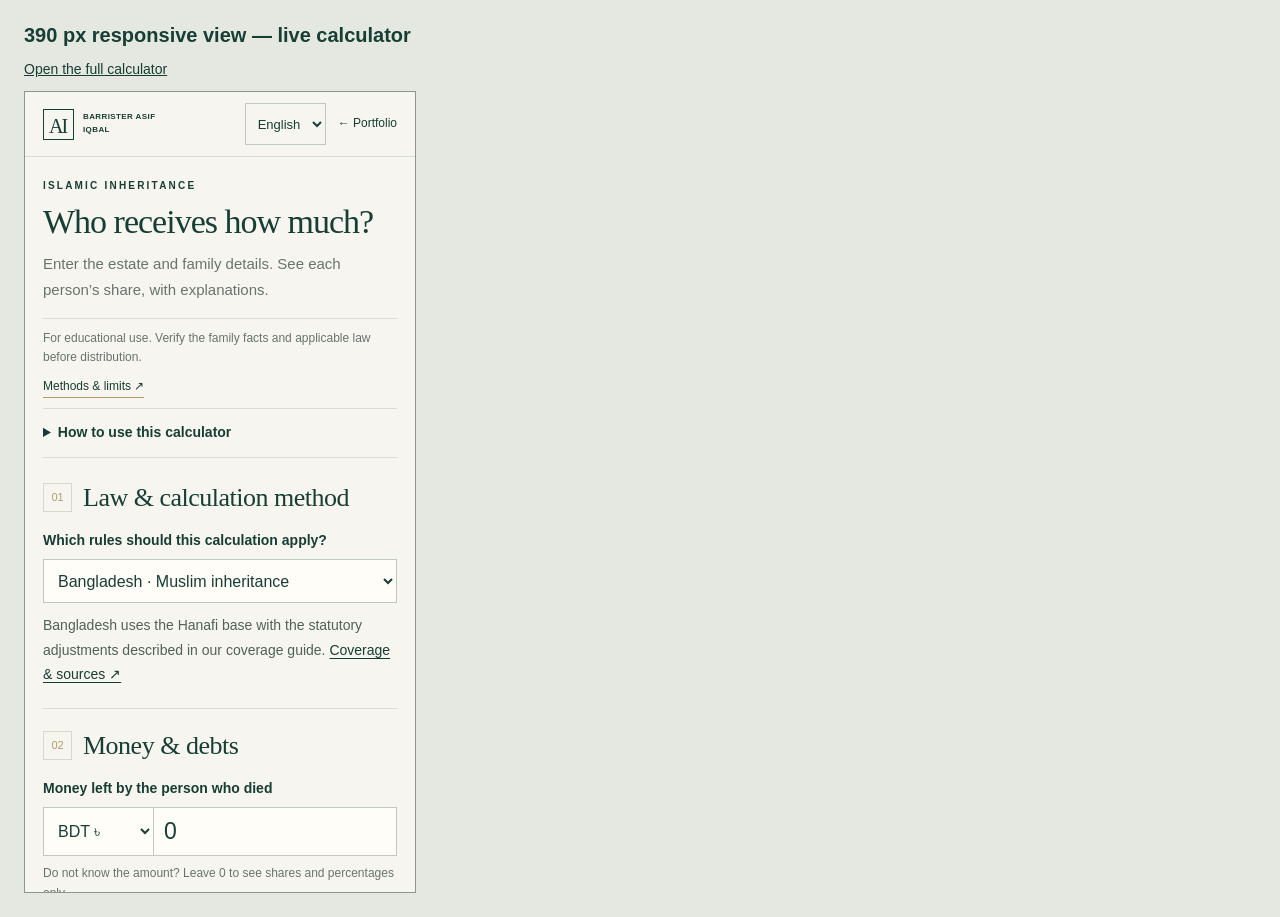
<file: inheritance/tests/responsive.html>
<!doctype html><html lang="en"><head><meta charset="utf-8"><meta name="viewport" content="width=device-width,initial-scale=1"><meta name="robots" content="noindex,nofollow"><title>Responsive layout check</title><style>body{margin:24px;background:#e4e8e1;color:#173e34;font:14px Arial}iframe{width:390px;height:800px;border:1px solid #89988a;background:#f7f5ef}main{display:flex;gap:24px;align-items:flex-start;flex-wrap:wrap}h1{font-size:20px}a{color:inherit}</style></head><body><h1>390 px responsive view — live calculator</h1><p><a href="../">Open the full calculator</a></p><main><iframe src="../?v=ux-3" title="Calculator at 390 pixels"></iframe></main></body></html>
</file>
<file: style.css>
:root{--paper:#f7f5ef;--ink:#173e34;--body:#3c4b44;--muted:#67746d;--line:#d9ddd3;--accent:#b39c6b;--soft:#e9eee7;--serif:Georgia,'Times New Roman',serif;--sans:Arial,Helvetica,sans-serif}*{box-sizing:border-box}html{scroll-behavior:smooth;scroll-padding-top:105px}body{margin:0;background:var(--paper);color:var(--ink);font-family:var(--sans);font-size:15px;line-height:1.6}a{color:inherit;text-decoration:none}button,input{font:inherit}button,a,input{ -webkit-tap-highlight-color:transparent}button{cursor:pointer}button:focus-visible,a:focus-visible,input:focus-visible,summary:focus-visible{outline:3px solid #ab863d;outline-offset:5px}::selection{background:#ded8c4}button{color:inherit}button:disabled{cursor:default}a:hover{text-decoration:none}[hidden]{display:none!important}.wrap{max-width:1280px;width:calc(100% - 112px);margin:auto}.skip{position:fixed;left:20px;top:-100px;background:white;padding:12px;z-index:100}.skip:focus{top:10px}.header{position:sticky;top:0;z-index:20;background:rgba(247,245,239,.97);border-bottom:1px solid var(--line)}.nav-wrap{max-width:1400px;width:calc(100% - 80px);height:87px;display:flex;align-items:center;justify-content:space-between;gap:30px;margin:auto}.brand{display:flex;gap:13px;align-items:center;font-size:11px;font-weight:700;letter-spacing:1.8px;white-space:nowrap}.monogram{width:39px;height:39px;border:1px solid var(--ink);display:grid;place-items:center;font-family:var(--serif);font-size:22px;font-weight:400;letter-spacing:-2px;padding-right:2px}.header nav{display:flex;gap:28px}.header nav a{font-size:13px;color:#58645d;padding:8px 0}.header nav a:hover,.header nav a[aria-current]{color:var(--ink)}.nav-cv{font-size:12px;font-weight:700;padding:10px 0;border-bottom:1px solid var(--ink)}.nav-cv span{margin-left:20px}.menu-toggle{display:none;background:none;border:0}.hero{padding:81px 0 84px;display:grid;grid-template-columns:1.5fr 1fr;gap:75px;align-items:center}.eyebrow,.section-label{font-size:10px;letter-spacing:2.2px;font-weight:700;line-height:1.5}.dot{display:inline-block;width:6px;height:6px;border-radius:50%;background:var(--accent);vertical-align:middle;margin-right:8px}h1{font-family:var(--serif);font-size:clamp(68px,8.6vw,118px);line-height:.98;font-weight:400;letter-spacing:-5px;margin:33px 0 27px}h1 .period{color:var(--accent)}.hero-role{font-family:var(--serif);font-size:27px;margin:0 0 14px;letter-spacing:-.3px}.hero-description{font-size:15px;color:var(--muted);line-height:1.8;margin:0}.hero-actions{display:flex;gap:25px;align-items:center;margin-top:34px;flex-wrap:wrap}.button{display:inline-flex;justify-content:space-between;align-items:center;gap:38px;padding:13px 19px;font-size:12px;min-height:47px;font-weight:600;transition:background .2s,color .2s;border:1px solid var(--ink)}.primary{background:var(--ink);color:var(--paper)}.primary:hover{background:#285446}.text-link{font-size:12px;font-weight:600;border-bottom:1px solid #9ba49a;padding-bottom:5px}.text-link span{margin-left:14px}.credentials{border-left:1px solid var(--line);padding:10px 0 4px 43px;margin-left:30px;position:relative}.credentials>.eyebrow{color:var(--muted);margin-bottom:26px}.credential{position:relative;padding-bottom:25px;margin-bottom:22px;border-bottom:1px solid var(--line)}.credential:last-child{margin-bottom:0;padding-bottom:0;border:0}.credential-date{float:right;font-size:11px;letter-spacing:1px;color:var(--muted);margin-top:7px}.credential h2{font-family:var(--serif);font-size:26px;font-weight:400;line-height:1.25;margin:0 45px 8px 0;letter-spacing:-.4px}.credential p{font-size:12px;line-height:1.65;margin:0;color:var(--muted)}.current .eyebrow{font-size:9px;color:var(--muted);display:block;margin-bottom:12px}.current h2{font-size:23px}.practice-strip{border-top:1px solid var(--line);border-bottom:1px solid var(--line);padding:20px 0}.practice-strip .wrap{display:flex;align-items:center;justify-content:space-between;gap:20px;font-family:var(--serif);font-size:18px}.practice-strip i{width:4px;height:4px;border-radius:100%;background:var(--accent)}.section{display:grid;grid-template-columns:185px 1fr;gap:48px;padding-top:88px;padding-bottom:88px}.section-label{padding-top:13px;color:var(--muted)}.section-label span{display:block;color:var(--accent);margin-bottom:11px;letter-spacing:1px}.display{font-family:var(--serif);font-size:clamp(35px,4vw,52px);font-weight:400;letter-spacing:-1.5px;line-height:1.14;margin:0 0 29px}.intro{font-size:17px;line-height:1.85;max-width:800px;color:var(--body);margin:0 0 30px}.profile-tabs,.journal-tabs{display:flex;gap:27px;border-bottom:1px solid var(--line)}[role=tab]{padding:12px 0;background:none;border:0;border-bottom:2px solid transparent;font-size:12px;color:var(--muted)}[role=tab][aria-selected=true]{border-color:var(--ink);color:var(--ink);font-weight:700}.timeline-row{display:grid;grid-template-columns:158px 1fr;gap:30px;border-bottom:1px solid var(--line);padding:19px 0}.timeline-date{font-size:11px;color:var(--muted);padding-top:4px}.timeline-row h3{font-size:15px;margin:0 0 3px;font-weight:600}.timeline-row p{font-size:13px;color:var(--muted);margin:0}.secondments{font-size:12px;color:var(--muted);margin:20px 0 0}.profile-foot{margin-top:28px;display:grid;grid-template-columns:1.5fr 1fr;gap:30px}.profile-foot p{margin:0;font-size:12px;color:var(--muted)}.profile-foot b{display:block;color:var(--ink);font-weight:600;margin-bottom:7px}.experience-section{background:#eaf0e8;border-top:1px solid #dbe4d8;border-bottom:1px solid #dbe4d8}.experience-heading{display:flex;align-items:start;justify-content:space-between;gap:30px}.experience-heading p{color:var(--muted);font-size:12px;margin:8px 0 0}.filters{display:flex;gap:7px;flex-wrap:wrap;margin:4px 0 26px}.filters button{border:1px solid #bccabd;background:transparent;border-radius:30px;padding:8px 14px;font-size:11px}.filters button.active,.filters button:hover{background:var(--ink);color:var(--paper);border-color:var(--ink)}.search-row{display:flex;align-items:center;justify-content:space-between;gap:20px;margin-bottom:19px}.search{display:flex;gap:10px;align-items:center;flex:1;max-width:500px;border-bottom:1px solid #a9b9a8}.search span{font-size:25px}.search input{width:100%;background:transparent;border:0;padding:9px 0;color:var(--ink);font-size:12px;outline-offset:2px}.search input::placeholder{color:#657361}#result-count{font-size:10px;color:var(--muted);white-space:nowrap}.matter{border-bottom:1px solid #bdccbc}.matter:first-child{border-top:1px solid #bdccbc}.matter summary{display:grid;grid-template-columns:32px 1fr 20px;gap:17px;padding:21px 0;cursor:pointer;list-style:none;align-items:center}.matter summary::-webkit-details-marker{display:none}.matter-number{font-size:10px;color:#71816f;align-self:start;padding-top:5px}.matter h3{font-family:var(--serif);font-weight:400;font-size:23px;line-height:1.2;margin:0 0 7px;letter-spacing:-.35px}.matter-meta{font-size:10px;color:var(--muted);line-height:1.6}.matter-plus{font-size:24px;font-weight:300}.matter[open] .matter-plus{transform:rotate(45deg)}.matter-body{padding:0 37px 24px 49px;max-width:850px;color:var(--body);font-size:14px;line-height:1.8}.matter-body p{margin:0}.work-bottom{display:flex;justify-content:space-between;align-items:center;gap:20px;margin-top:27px}.outline{background:transparent;border-color:#a4b5a1}.outline:hover{background:#dde7d9}.empty{padding:35px 0;color:var(--muted)}.journal-heading{display:flex;justify-content:space-between;gap:35px;align-items:flex-end;margin-bottom:12px}.journal-heading .display{margin-bottom:20px}.journal-tabs{margin-bottom:22px;gap:22px}.writing-item{border-top:1px solid var(--line);padding:26px 0;display:grid;grid-template-columns:1fr 35px;gap:20px}.writing-item:last-child{border-bottom:1px solid var(--line)}.writing-item .meta{font-size:10px;letter-spacing:1px;color:var(--muted);text-transform:uppercase;margin-bottom:12px}.writing-item h3{font:400 27px/1.25 var(--serif);letter-spacing:-.5px;margin:0 0 11px;max-width:690px}.writing-item p{font-size:13px;color:var(--muted);max-width:650px;margin:0}.writing-item .arrow{font-size:24px;padding-top:30px}.writing-item a:hover h3{color:#6c7257}.video-empty{padding:48px 35px;border:1px solid var(--line);display:flex;align-items:center;gap:25px;margin:7px 0 30px}.play-icon{width:56px;height:56px;border:1px solid #a6b2a3;border-radius:50%;display:grid;place-items:center;flex-shrink:0}.video-empty h3{font:400 26px var(--serif);margin:0 0 8px}.video-empty p{font-size:13px;color:var(--muted);margin:0}.video-item{padding:25px 0;border-top:1px solid var(--line)}.video-item h3{font:400 25px var(--serif)}.video-item iframe,.video-item video{border:0;width:100%;aspect-ratio:16/9;background:#102b24}.innovation{display:grid;grid-template-columns:170px 1fr;gap:25px;margin-top:45px;padding-top:30px;border-top:1px solid var(--line)}.innovation>.eyebrow{padding-top:6px;color:var(--muted)}.innovation h3{font:400 31px var(--serif);margin:0 0 11px}.innovation p{font-size:13px;color:var(--muted);margin:0}.contact-section{background:var(--ink);color:var(--paper)}.contact-section .section-label{color:#b3c5b6}.contact-section .eyebrow{color:#b7cab9;margin-bottom:18px}.contact-section .display{font-size:62px;margin-bottom:25px}.email{font:400 clamp(19px,2.8vw,34px) var(--serif);letter-spacing:-.7px;border-bottom:1px solid #829b89;display:inline-block;padding-bottom:8px;overflow-wrap:anywhere}.email span{margin-left:20px;font-family:var(--sans);font-size:26px}.contact-bottom{display:flex;justify-content:space-between;align-items:center;margin-top:25px;gap:30px}.contact-bottom p{font-size:13px;line-height:1.9;color:#c4d0c2}.contact-bottom a:not(.button):hover{text-decoration:underline}.light{background:var(--paper);color:var(--ink)}.light:hover{background:#e0e9dc}.footer{padding:29px 0;display:flex;justify-content:space-between;align-items:center;gap:25px;font-size:11px;color:var(--muted)}.footer .brand{color:var(--ink);font-size:9px;letter-spacing:1.4px}.footer .monogram{width:31px;height:31px;font-size:19px}.footer>a:last-child{color:var(--ink)}
@media(min-width:1500px){.hero{padding-top:108px;padding-bottom:110px}}
@media(max-width:1100px){.wrap{width:calc(100% - 64px)}.nav-wrap{width:calc(100% - 48px);gap:16px}.header nav{gap:17px}.section{grid-template-columns:130px 1fr;gap:28px}.hero{gap:35px}.credentials{margin-left:0;padding-left:30px}.practice-strip .wrap{font-size:15px}.hero-actions{gap:20px}.hero h1{font-size:88px}.credential h2{font-size:23px}.journal-heading{display:block}.journal-tabs{max-width:160px}.contact-section .display{font-size:53px}}
@media(max-width:760px){html{scroll-padding-top:85px}.wrap{width:calc(100% - 40px)}.nav-wrap{height:72px;width:calc(100% - 40px);gap:14px}.brand{font-size:9px;letter-spacing:1.2px;gap:9px}.monogram{width:31px;height:31px;font-size:20px}.menu-toggle{display:block;margin-left:auto;font-size:12px;padding:10px 0}.menu-toggle span{font-size:18px;margin-left:5px}.nav-cv{font-size:10px;padding:6px 0}.nav-cv span{margin-left:5px}.header nav{display:none;position:absolute;top:72px;left:0;right:0;background:var(--paper);border-bottom:1px solid var(--line);padding:15px 20px 24px;flex-direction:column;gap:0}.header nav.open{display:flex}.header nav a{font-size:15px;padding:11px 0}.hero{grid-template-columns:1fr;padding:49px 0 45px;gap:38px}.hero h1{font-size:83px;letter-spacing:-4px;margin:25px 0 22px}.hero-role{font-size:24px}.hero-description{font-size:14px}.hero-actions{margin-top:26px;gap:20px}.button{gap:26px}.credentials{display:grid;grid-template-columns:1fr 1fr;gap:22px;padding:26px 0 0;border-left:0;border-top:1px solid var(--line);margin:0}.credentials>.eyebrow{grid-column:1/-1;margin:0}.credential{padding:0;margin:0;border:0}.credential h2{font-size:21px;margin-right:0}.credential-date{display:block;float:none;margin:0 0 10px;font-size:10px}.credential p{font-size:11px}.current{grid-column:1/-1;border-top:1px solid var(--line)!important;padding-top:19px!important;display:grid;grid-template-columns:1fr 1fr;gap:4px 20px}.current .eyebrow{grid-column:1/-1;margin-bottom:7px}.current h2{font-size:20px}.current h2 br{display:none}.current p{padding-top:3px}.practice-strip{padding:16px 0}.practice-strip .wrap{display:grid;grid-template-columns:1fr 1fr;gap:6px 20px;font-size:14px}.practice-strip i{display:none}.section{display:block;padding-top:48px;padding-bottom:50px}.section-label{display:flex;align-items:center;gap:12px;margin-bottom:24px;padding-top:0;font-size:9px}.section-label span{margin:0}.display{font-size:36px;letter-spacing:-1px;margin-bottom:22px}.intro{font-size:15px;line-height:1.8}.profile-tabs{gap:27px}.timeline-row{grid-template-columns:110px 1fr;gap:17px;padding:18px 0}.timeline-row h3{font-size:14px}.timeline-row p{font-size:12px}.timeline-date{font-size:10px;line-height:1.7}.profile-foot{grid-template-columns:1fr;gap:18px}.experience-heading{display:block}.experience-heading p{font-size:12px;margin:0 0 22px}.experience-heading p br{display:none}.filters{gap:6px;margin-bottom:18px}.filters button{padding:7px 12px}.search-row{gap:12px}.search input{font-size:11px}.search{max-width:none}#result-count{font-size:9px}.matter summary{grid-template-columns:20px 1fr 17px;gap:10px;padding:19px 0}.matter h3{font-size:21px;line-height:1.25}.matter-meta{font-size:9px}.matter-body{padding:0 17px 22px 30px;font-size:13px}.work-bottom{gap:16px}.writing-item{padding:23px 0;gap:12px;grid-template-columns:1fr 25px}.writing-item h3{font-size:24px}.writing-item .meta{font-size:9px}.writing-item p{font-size:12px}.journal-tabs{margin-bottom:25px}.innovation{grid-template-columns:1fr;gap:14px;margin-top:30px}.innovation h3{font-size:28px}.video-empty{padding:27px 20px;gap:18px}.video-empty h3{font-size:23px}.contact-section .display{font-size:46px}.email{font-size:22px;letter-spacing:-.4px}.email span{font-size:20px;margin-left:4px}.contact-bottom{margin-top:21px;gap:14px}.contact-bottom p{font-size:12px}.contact-bottom .button{gap:15px;padding:11px 15px}.footer{flex-wrap:wrap;gap:20px;padding:24px 0}.footer>span{font-size:9px}.footer>a:last-child{margin-left:auto}.footer .brand{font-size:8px}.hero-actions .text-link{font-size:11px}}
@media(max-width:380px){.nav-cv{font-size:9px}.nav-wrap{gap:10px}.brand{font-size:8px}.hero h1{font-size:74px}.timeline-row{grid-template-columns:92px 1fr;gap:12px}.email{font-size:20px}.search-row{flex-wrap:wrap}#result-count{width:100%}.contact-bottom{align-items:flex-start;flex-direction:column}}
@media(prefers-reduced-motion:reduce){html{scroll-behavior:auto}*,*::before,*::after{transition:none!important}}
@media print{.header,.filters,.search-row,.work-bottom,.hero-actions,.practice-strip,.journal-tabs,.profile-tabs,.footer{display:none}.wrap{width:100%}.section{display:block;padding:20px 0}.hero{padding:0;gap:20px}.hero h1{font-size:50px}.display{font-size:28px}.experience-section,.contact-section{background:white;color:black}.contact-section *{color:black}.matter{break-inside:avoid}.matter-body{display:block}body{background:white;font-size:10pt}.section-label{margin-bottom:10px}}
.hero h1 .title-prefix{display:block;font-family:var(--sans);font-size:12px;font-weight:500;line-height:1.5;letter-spacing:3.5px;text-transform:uppercase;margin-bottom:17px}
@media(max-width:480px){.header .nav-cv{display:none}}

/* Portrait and credentials form one restrained editorial introduction. */
.hero{grid-template-columns:1.15fr 1fr;gap:clamp(36px,6vw,88px);padding-top:55px;padding-bottom:48px}
.hero-portrait{width:100%;max-width:430px;justify-self:end;margin:0;position:relative}
.hero-portrait::before{content:"";position:absolute;top:16px;right:-16px;width:65%;height:70%;border-top:1px solid var(--accent);border-right:1px solid var(--accent);pointer-events:none}
.hero-portrait img{display:block;position:relative;width:100%;height:auto;aspect-ratio:1122/1402;object-fit:cover;background:#e4ded2}
.hero-portrait figcaption{display:flex;justify-content:space-between;gap:12px;margin-top:15px;font-size:8px;letter-spacing:1.5px;color:var(--muted)}
.credential-band{display:grid;grid-template-columns:1fr 1fr 1fr;gap:30px;border-left:0;border-top:1px solid var(--line);padding:28px 0 33px;margin:0 auto}
.credential-band .credential{border-bottom:0;margin:0;padding:0 26px 0 0}
.credential-band .credential+.credential{border-left:1px solid var(--line);padding-left:30px}
.credential-band .credential h2{font-size:22px;margin:0 36px 6px 0}
.credential-band .credential-date{margin-top:5px;font-size:10px}
.credential-band .current{display:block;grid-column:auto;border-top:0!important;padding-top:0!important}
.credential-band .current .eyebrow{font-size:8px;letter-spacing:1.5px;margin-bottom:8px}
.credential-band .current h2{font-size:21px;margin-right:0}
.credential-band .current h2 br{display:none}
@media(min-width:1500px){.hero{padding-top:72px;padding-bottom:60px}.hero-portrait{max-width:460px}}
@media(min-width:761px) and (max-width:1000px){.hero{gap:40px;grid-template-columns:1.1fr 1fr}.hero-role{font-size:23px}.hero-description{font-size:14px}.credential-band{gap:20px}.credential-band .credential+.credential{padding-left:20px}.credential-band .credential h2{font-size:20px}.hero-portrait figcaption{font-size:7px;letter-spacing:1px}}
@media(max-width:760px){.hero{grid-template-columns:1fr;gap:34px;padding-top:40px;padding-bottom:35px}.hero-portrait{max-width:420px;justify-self:center;width:calc(100% - 12px);margin-right:12px}.hero-portrait::before{top:12px;right:-12px}.hero-portrait figcaption{font-size:8px;letter-spacing:1px}.credential-band{grid-template-columns:1fr 1fr;gap:24px 20px;padding:26px 0 29px}.credential-band .credential{padding:0}.credential-band .credential+.credential{padding-left:20px}.credential-band .credential-date{float:none;margin:0 0 9px}.credential-band .credential h2{font-size:20px;margin-right:0}.credential-band .current{grid-column:1/-1;border-left:0;border-top:1px solid var(--line)!important;padding:21px 0 0!important}.credential-band .current .eyebrow{margin-bottom:8px}.credential-band .current p{padding-top:0}}
@media print{.hero-portrait{max-width:190px}.hero-portrait::before,.hero-portrait figcaption{display:none}.hero{grid-template-columns:1.2fr 1fr;padding-top:0}.credential-band{padding:15px 0}}

.hero-connect{display:inline-flex;align-items:center;gap:11px;margin-top:24px;font-size:12px;font-weight:600}
.hero-connect svg{width:24px;height:24px;fill:none;stroke:currentColor;stroke-width:1.45;stroke-linecap:round;stroke-linejoin:round}
.hero-connect small{display:block;color:var(--muted);font-size:10px;font-weight:400;letter-spacing:.3px;margin-top:1px}
.hero-connect:hover>span:first-of-type{text-decoration:underline;text-underline-offset:3px}
.practice-section{border-top:1px solid var(--line)}
.practice-grid{display:grid;grid-template-columns:repeat(3,minmax(0,1fr));gap:28px 30px;margin-top:37px}
.practice-grid article{border-top:1px solid var(--line);padding-top:19px}
.practice-index{display:block;color:var(--accent);font-size:10px;letter-spacing:1px;margin-bottom:13px}
.practice-grid h3{font:400 24px/1.22 var(--serif);letter-spacing:-.45px;margin:0 0 12px}
.practice-grid p{color:var(--muted);font-size:12px;line-height:1.8;margin:0}
.practice-context{border-top:1px solid var(--line);padding-top:23px;margin:32px 0 0;font-size:12px;color:var(--muted);line-height:1.8}
.practice-context a{color:var(--ink);text-decoration:underline;text-underline-offset:3px}
.contact-intro{font-size:16px;line-height:1.8;color:#c4d0c2;max-width:600px;margin:0 0 25px}
.contact-actions{display:flex;align-items:center;flex-wrap:wrap;gap:18px;margin:0 0 29px}
.whatsapp-button{font-size:13px;padding:15px 22px}
.whatsapp-number{font-size:12px;color:#c4d0c2;letter-spacing:.4px}
.contact-cv{background:transparent;color:var(--paper);border-color:#829b89}
.contact-cv:hover{background:#285446}
.contact-note{border-top:1px solid #456257;padding-top:22px;margin:25px 0 0;color:#c4d0c2;font-size:12px;line-height:1.85;max-width:780px}
.contact-note a{display:inline-block;color:var(--paper);text-decoration:underline;text-underline-offset:3px;margin-top:6px}
.legal-section{padding-top:52px;padding-bottom:48px}
.legal-section h2{font:400 29px/1.25 var(--serif);letter-spacing:-.6px;margin:0 0 20px}
.legal-copy{display:grid;grid-template-columns:1fr 1fr;gap:0 32px;margin-bottom:17px}
.legal-copy p{font-size:12px;line-height:1.85;color:var(--muted);margin:0 0 17px}
.footer{border-top:1px solid var(--line)}
.notice-dialog{width:min(580px,calc(100% - 32px));max-height:calc(100dvh - 48px);padding:38px;border:1px solid var(--line);background:var(--paper);color:var(--ink);box-shadow:0 24px 100px #0e221f38}
.notice-dialog::backdrop{background:rgba(15,35,29,.48);backdrop-filter:blur(3px)}
.notice-dialog>.eyebrow{color:var(--muted);font-size:9px}
.notice-dialog h2{font:400 42px/1.1 var(--serif);letter-spacing:-1px;margin:18px 0 22px}
.notice-dialog p{font-size:14px;line-height:1.8;color:var(--body);margin:0 0 15px}
.notice-actions{display:flex;align-items:center;gap:22px;flex-wrap:wrap;margin-top:25px}
body:has(.notice-dialog[open]){overflow:hidden}
@media(min-width:761px) and (max-width:960px){.menu-toggle{display:block;margin-left:auto;font-size:12px;padding:10px 0}.header nav{display:none;position:absolute;top:87px;left:0;right:0;background:var(--paper);border-bottom:1px solid var(--line);padding:15px 24px 24px;flex-direction:column;gap:0}.header nav.open{display:flex}.header nav a{font-size:15px;padding:11px 0}}
@media(max-width:1100px){.practice-grid{grid-template-columns:repeat(2,minmax(0,1fr))}}
@media(max-width:760px){.hero-connect{margin-top:22px}.practice-grid{gap:25px 20px;margin-top:27px}.practice-grid h3{font-size:22px}.practice-grid p{font-size:12px}.contact-section .display{font-size:40px}.contact-intro{font-size:14px}.contact-actions{gap:14px}.legal-copy{grid-template-columns:1fr}.legal-section h2{font-size:26px}.legal-section{padding-top:40px;padding-bottom:32px}.notice-dialog{padding:27px 24px}.notice-dialog h2{font-size:35px}.notice-dialog p{font-size:13px}.notice-actions{gap:19px}}
@media(max-width:480px){.practice-grid{grid-template-columns:1fr}.practice-grid h3{font-size:24px}.contact-section .display{font-size:36px}}
@media print{.hero-connect,.notice-dialog,.contact-actions{display:none!important}body:has(.notice-dialog[open]){overflow:visible}.practice-grid{grid-template-columns:repeat(3,1fr)}.legal-copy{display:block}}

@media(min-width:981px){.header nav{gap:19px}.header nav a{font-size:12px}.nav-wrap{gap:20px}}

/* Video commentary uses the video's original thumbnail and a clear play control. */
.journal-label{display:flex;align-items:center;gap:9px;font-size:12px;letter-spacing:1.5px;text-transform:uppercase;font-weight:600;margin:0 0 18px;color:var(--muted)}
.journal-label span{font-size:21px;color:var(--ink);line-height:1}
.journal-block{margin-top:24px}
.writing-block{margin-top:48px}
#videos,#writing{scroll-margin-top:115px}
.video-feature{display:grid;grid-template-columns:340px minmax(0,1fr);gap:36px;align-items:center;padding:26px 0 30px;border-top:1px solid var(--line);border-bottom:1px solid var(--line)}
.video-feature+.video-feature{border-top:0}
.video-media{position:relative;background:#102b24;overflow:hidden;align-self:start}
.video-language-actions{display:flex;gap:24px;align-items:center;background:var(--paper);padding:12px 0 0}
.video-language-actions a{display:inline-flex;align-items:center;min-height:44px;color:var(--ink)}
.video-poster{display:block;width:100%;border:0;padding:0;text-align:left;color:var(--paper);background:var(--ink)}
.video-poster img{display:block;width:100%;height:auto;object-fit:contain;background:var(--soft)}
.video-play-bar{display:flex;align-items:center;gap:11px;min-height:58px;padding:12px 16px;font-size:13px;font-weight:600;transition:background .2s}
.video-play{width:29px;height:29px;border:1px solid #fff8;border-radius:50%;display:grid;place-items:center;padding-left:2px;font-size:11px;flex-shrink:0}
.video-play-format{margin-left:auto;font-size:9px;font-weight:400;color:#c5d4c9;white-space:nowrap}
.video-poster:hover .video-play-bar{background:#285446}
.video-poster:focus-visible{outline:3px solid var(--accent);outline-offset:-4px}
.is-playing .video-media{aspect-ratio:16/9}
.video-short.is-playing .video-media{aspect-ratio:9/16}
.video-item .video-media iframe{position:absolute;inset:0;width:100%;height:100%;aspect-ratio:auto;border:0}
.video-copy{min-width:0}
.video-copy .eyebrow{font-size:9px;color:var(--muted);letter-spacing:1.5px}
.video-copy h4{font:400 clamp(25px,2.6vw,35px)/1.16 var(--serif);letter-spacing:-.6px;margin:17px 0}
.video-description{font-size:14px;line-height:1.8;color:var(--body);margin:0 0 20px;max-width:540px}
.video-meta{font-size:11px;color:var(--muted);margin:0 0 24px}
.video-actions{display:flex;flex-wrap:wrap;gap:20px;align-items:center}
.video-close{background:none;border:0;border-bottom:1px solid #9ba49a;color:var(--ink);padding:0 0 5px}
.video-experience{display:inline-block;font-size:11px;color:var(--muted);margin-top:28px;text-decoration:underline;text-underline-offset:4px}
.video-experience:hover{color:var(--ink);text-decoration:underline}
@media(min-width:761px) and (max-width:1000px){.video-feature{grid-template-columns:240px minmax(0,1fr);gap:25px}}
@media(max-width:760px){.video-feature{grid-template-columns:1fr;gap:24px;padding:20px 0 28px}.video-media{width:min(100%,320px);margin:0 auto}.video-copy h4{font-size:28px;margin:14px 0}.video-description{font-size:14px}.video-meta{margin-bottom:20px}.video-experience{margin-top:24px}.video-actions .text-link{min-height:38px;display:inline-flex;align-items:center}.writing-block{margin-top:36px}}
@media print{.video-media,.video-close{display:none!important}.video-feature{display:block}.video-copy h4{font-size:24px}}

/* Clearer reading hierarchy and visible contributions. */
body{font-size:16px}
.header nav a{font-size:14px}.header nav{gap:18px}.nav-cv,.text-link,.button{font-size:14px}
.section{padding-top:72px;padding-bottom:72px}.section-label{font-size:11px}
.hero h1{font-size:clamp(70px,8vw,108px)}.hero-description{font-size:16px}
.hero-actions{gap:22px}.hero-portrait figcaption{font-size:9px;letter-spacing:1px}
.credential p,.timeline-row p,.secondments,.profile-foot p{font-size:14px}
.credential-band .credential-date,.timeline-date{font-size:12px}
.profile-tabs [role=tab]{font-size:14px;min-height:48px}
.experience-heading p{font-size:14px;max-width:250px}
.featured-work{display:grid;grid-template-columns:repeat(3,minmax(0,1fr));gap:25px;margin:12px 0 38px}
.featured-matter{min-width:0;border-top:2px solid var(--ink);padding:23px 0 0;display:flex;flex-direction:column}
.featured-top{display:flex;justify-content:space-between;gap:12px;align-items:center}
.featured-top .eyebrow{font-size:10px;letter-spacing:1.2px}.featured-number{font:400 20px var(--serif);color:#6c795f}
.featured-matter h3{font:400 27px/1.18 var(--serif);letter-spacing:-.5px;margin:20px 0 13px}
.featured-meta{font-size:13px;color:var(--body);margin:0 0 23px;line-height:1.65}
.featured-contribution{border-top:1px solid #c3d0bf;padding-top:17px;margin-top:auto}
.featured-contribution>span{font-size:11px;letter-spacing:1.2px;text-transform:uppercase;font-weight:600}
.featured-contribution p{font-size:15px;line-height:1.75;color:var(--body);margin:9px 0 18px}
.featured-matter details{border-top:1px solid #c3d0bf;padding-top:10px}
.featured-matter summary{cursor:pointer;font-size:13px;min-height:40px;display:flex;align-items:center;justify-content:space-between;gap:12px;list-style:none}
.featured-matter summary::-webkit-details-marker{display:none}.featured-matter details[open] summary span{transform:rotate(45deg)}
.featured-matter details p{font-size:14px;line-height:1.8;color:var(--body)}
.work-archive{border-top:1px solid #b4c5b0;border-bottom:1px solid #b4c5b0}
.work-archive>summary{display:flex;align-items:center;gap:20px;list-style:none;cursor:pointer;padding:21px 0;font-size:17px;font-weight:600}
.work-archive>summary::-webkit-details-marker{display:none}.archive-count{font-size:13px;font-weight:400;color:var(--body);margin-left:auto}
.archive-arrow{font-size:24px;font-weight:400}.work-archive[open] .archive-arrow{transform:rotate(45deg)}
.archive-content{padding:14px 0 26px}.filters button{font-size:13px;min-height:44px}.search input{font-size:15px}.search{min-height:44px}
#result-count,.matter-number{font-size:12px}.matter-meta{font-size:13px}.matter-body{font-size:16px}
.practice-grid.core-practice{grid-template-columns:repeat(2,minmax(0,1fr));gap:30px 38px}.practice-grid p{font-size:15px}.practice-context{font-size:14px}
.other-practice{margin-top:32px;border-top:1px solid var(--line)}.other-practice>summary{display:flex;justify-content:space-between;cursor:pointer;list-style:none;padding:20px 0;min-height:48px;font-size:15px;font-weight:600}.other-practice[open]>summary span{transform:rotate(45deg)}.other-practice .practice-grid{margin-top:0}
.writing-item .meta,.video-copy .eyebrow,.video-meta{font-size:12px}.writing-item p,.innovation p,.video-description{font-size:16px}.video-experience{font-size:13px}.journal-label{font-size:13px}
.video-feature{align-items:start}.video-copy h4{margin-top:14px}.video-play-format{font-size:11px}
.contact-note,.legal-copy p{font-size:14px}.contact-bottom p{font-size:15px}.hero-connect{font-size:14px}.hero-connect small{font-size:12px}
.notice-dialog h2{font-size:36px}.notice-dialog p{font-size:15px}
.video-dialog{width:min(940px,calc(100% - 32px));max-height:calc(100dvh - 32px);padding:20px;border:1px solid #b9c4b5;color:var(--paper);background:#102b24;overflow:auto;box-shadow:0 30px 90px #0e221f55}
.video-dialog::backdrop{background:#061b17d9;backdrop-filter:blur(5px)}
.player-header{display:flex;align-items:start;justify-content:space-between;gap:20px;margin-bottom:16px}.player-header h2{font:400 22px/1.3 var(--serif);margin:0;max-width:650px}
.player-header button{background:transparent;color:var(--paper);border:1px solid #748a80;padding:9px 12px;min-height:44px;flex-shrink:0;font-size:14px}.player-header button span{font-size:19px;margin-left:10px}
.player-screen{aspect-ratio:16/9;background:#000;width:100%;position:relative}.player-screen iframe{width:100%;height:100%;border:0;display:block;position:absolute;inset:0}
.portrait-player .player-screen{aspect-ratio:9/16;height:min(68dvh,660px);width:auto;margin:auto}
#player-external{display:inline-block;padding:13px 0 0;font-size:13px;text-decoration:underline;text-underline-offset:4px}
body:has(.video-dialog[open]){overflow:hidden}
details>summary{transition:color .18s}.featured-matter details[open],.archive-content{animation:reveal-content .2s ease-out}
@keyframes reveal-content{from{opacity:.4;transform:translateY(4px)}to{opacity:1;transform:none}}
@media(min-width:761px) and (max-width:1200px){.header .menu-toggle{display:block;margin-left:auto;padding:10px 0;font-size:14px}.header nav{display:none;position:absolute;top:87px;left:0;right:0;background:var(--paper);padding:15px 24px 24px;border-bottom:1px solid var(--line);flex-direction:column;gap:0}.header nav.open{display:flex}.header nav a{padding:12px 0;font-size:16px}.featured-work{grid-template-columns:1fr}.featured-matter{display:grid;grid-template-columns:1fr 1fr;gap:0 30px}.featured-top{grid-column:1/-1}.featured-matter h3{grid-column:1}.featured-meta{grid-column:1}.featured-contribution{grid-column:2;grid-row:2/4;border-top:0;margin-top:20px;padding-top:0}.featured-matter details{grid-column:1/-1}}
@media(max-width:760px){.section{padding-top:44px;padding-bottom:46px}.section-label{font-size:11px}.hero{padding-top:30px}.hero h1{font-size:76px}.hero-description{font-size:16px}.hero-actions .text-link{font-size:13px}.hero-portrait{max-width:330px}.credential-band .credential p{font-size:13px}.featured-work{grid-template-columns:1fr;gap:30px;margin-top:25px}.featured-matter h3{font-size:29px;margin-top:17px}.featured-matter{padding-top:19px}.featured-meta{font-size:14px;margin-bottom:19px}.featured-contribution p{font-size:16px}.featured-top .eyebrow{font-size:11px}.featured-matter summary{font-size:14px}.work-archive>summary{font-size:15px;gap:12px}.archive-count{font-size:12px}.matter-meta{font-size:13px}.matter-body{font-size:15px}.practice-grid.core-practice{grid-template-columns:1fr;gap:24px}.practice-grid h3{font-size:26px}.timeline-row{grid-template-columns:100px 1fr;gap:16px}.timeline-date{font-size:12px}.timeline-row p,.profile-foot p{font-size:14px}.video-copy h4{font-size:29px}.video-media{width:min(100%,360px)}.writing-item .meta{font-size:11px}.writing-item p,.video-description{font-size:15px}.video-dialog{padding:16px}.player-header h2{font-size:19px}.player-header{gap:12px}.portrait-player .player-screen{max-width:100%;height:min(64dvh,590px)}.notice-dialog{padding:25px 22px}.notice-dialog h2{font-size:31px}.notice-dialog p{font-size:14px}}
@media(prefers-reduced-motion:reduce){*,*::before,*::after{animation:none!important;transition:none!important}}
@media print{.video-dialog{display:none!important}.featured-work{display:block}.featured-matter{break-inside:avoid;margin-bottom:18px}.featured-matter h3{font-size:22px}.featured-contribution p{font-size:11pt}.archive-count{display:none}}
</file>
<file: inheritance/calculator.css>
.sr-only{position:absolute;width:1px;height:1px;padding:0;margin:-1px;overflow:hidden;clip:rect(0,0,0,0);white-space:nowrap;border:0}.tool-nav{display:flex;align-items:center;gap:26px;font-size:12px}.tool-nav select{padding:7px 10px;background:transparent;border:1px solid var(--line);color:var(--ink)}.calc-hero{padding:56px 0 40px;display:grid;grid-template-columns:1.6fr 1fr;gap:70px;align-items:center}.calc-hero h1{font:400 clamp(38px,4.7vw,65px)/1.07 var(--serif);letter-spacing:-2px;margin:24px 0}.hero-lead{font-size:18px;line-height:1.7;margin:0 0 12px}.hero-sub{font-size:14px;line-height:1.8;color:var(--muted);max-width:620px;margin:0}.hero-tags{display:flex;gap:20px;flex-wrap:wrap;font-size:10px;letter-spacing:.3px;margin-top:22px;color:var(--muted)}.hero-tags span::before{content:'•';color:var(--accent);margin-right:7px}.fraction-art{text-align:center;border:1px solid #d7d8c9;background:#edf0e7;padding:25px;max-width:390px;width:100%;justify-self:end}.fraction-art>span{font-size:20px;color:#7c886e}.fraction-art>div{font:400 79px/1.3 var(--serif);color:var(--ink);letter-spacing:4px;margin:15px 0}.fraction-art i{font-style:normal;color:var(--accent)}.fraction-art small{font-size:8px;letter-spacing:2.6px;color:var(--muted)}.scope-banner{display:flex;gap:24px;align-items:center;border-top:1px solid var(--line);border-bottom:1px solid var(--line);padding:18px 0}.scope-banner>b{font-size:11px;white-space:nowrap}.scope-banner p{font-size:11px;line-height:1.75;color:var(--muted);margin:0;flex:1}.scope-banner>a{font-size:11px;border-bottom:1px solid var(--accent);white-space:nowrap}.calculator-layout{display:grid;grid-template-columns:minmax(0,1fr) 290px;gap:64px;padding:35px 0 50px}.form-section{padding:28px 0 31px;border-bottom:1px solid var(--line)}.step-title{display:flex;gap:16px;align-items:center;margin-bottom:24px}.step-title>span{font-size:11px;color:var(--accent);border:1px solid #d7d8ca;width:29px;height:29px;display:grid;place-items:center;flex-shrink:0}.step-title h2{font:400 28px/1.2 var(--serif);letter-spacing:-.5px;margin:0}.field-grid{display:grid;grid-template-columns:1fr 1fr;gap:20px}.field-grid .wide{grid-column:1/-1}.calculator-page label>span{display:block;font-size:11px;font-weight:600;margin-bottom:8px;line-height:1.5}.calculator-page input:not([type=checkbox]),.calculator-page select{width:100%;border:1px solid #bfcabc;border-radius:0;background:#fffdf7;color:var(--ink);padding:11px 12px;min-height:44px;font:14px var(--sans)}.calculator-page select:focus-visible{outline:3px solid var(--accent);outline-offset:3px}.calculator-page .tool-nav select{width:auto;min-height:36px;padding:6px 10px;font-size:11px;background:transparent}.money-field{display:flex}.money-field select{width:110px;flex-shrink:0;border-right:0}.money-field input{min-width:0;font-size:24px!important;letter-spacing:.5px}.field-note{padding:10px 0}.field-note b{font-size:11px}.field-note p{font-size:11px;line-height:1.7;color:var(--muted);margin:5px 0}.hint{font-size:11px;line-height:1.85;color:var(--muted);margin:16px 0 0}.step-title+.hint{margin:0 0 20px}.heir-search{display:block;margin:17px 0}.heir-search input{font-size:12px!important;background:transparent!important}.heir-group{border-top:1px solid var(--line)}.heir-group:last-child{border-bottom:1px solid var(--line)}.heir-group summary{display:flex;align-items:center;justify-content:space-between;gap:15px;padding:17px 0;cursor:pointer;list-style:none;font-size:13px;font-weight:600}.heir-group summary::-webkit-details-marker{display:none}.heir-group summary::after{content:'+';font-size:21px;font-weight:400;color:var(--muted)}.heir-group[open] summary::after{content:'−'}.group-count{font:10px var(--sans);color:var(--muted);margin-left:auto}.heir-fields{display:grid;grid-template-columns:1fr 1fr;gap:0 22px;margin:0 0 15px}.heir-field{display:flex;align-items:center;gap:12px;justify-content:space-between;padding:12px 0;border-bottom:1px solid #e5e7de;min-width:0}.heir-field span{font-size:11px!important;font-weight:400!important;margin:0!important}.heir-field input{width:60px!important;min-width:60px;max-width:60px;padding:9px 5px!important;text-align:center;font-size:14px!important}.check-row{display:flex;gap:12px;align-items:flex-start;margin:18px 0}.check-row input{margin:2px 0 0;accent-color:var(--ink);width:17px;height:17px;flex-shrink:0}.check-row span{font-size:11px!important;font-weight:400!important;line-height:1.75!important;margin:0!important}.settings{border-top:1px solid var(--line);padding:16px 0}.settings summary{font-size:13px;font-weight:600;cursor:pointer}.settings[open] summary{margin-bottom:20px}.settings .field-grid{margin-top:18px}.settings .hint{margin-bottom:17px}.output-units{padding:15px;border:1px solid var(--line);margin-top:21px}.output-units legend{font-size:11px;padding:0 8px}.output-units>div{display:flex;gap:12px 18px;flex-wrap:wrap}.output-units label{font-size:11px;display:flex;gap:6px;align-items:center}.output-units input{accent-color:var(--ink)}.calculate-actions{display:flex;gap:25px;align-items:center;margin-top:25px}.calculate-actions>.button{font-size:13px;padding:16px 25px}.reset-button{background:none;border:0;font-size:12px;text-decoration:underline;text-underline-offset:4px}.calc-sidebar{padding-top:28px;align-self:start;position:sticky;top:112px}.live-estate{padding:28px 25px;background:var(--ink);color:var(--paper)}.live-estate>.eyebrow{font-size:9px;color:#b5c9b8}.live-estate>strong{display:block;font:400 clamp(23px,2.4vw,33px)/1.3 var(--serif);letter-spacing:-.5px;margin:19px 0 7px;overflow-wrap:anywhere}.live-estate>span:not(.eyebrow){display:block;font-size:10px;color:#b5c9b8;margin-bottom:24px}.mini-row{display:flex;gap:12px;justify-content:space-between;font-size:11px;border-top:1px solid #456356;padding:13px 0}.mini-row b{font-weight:500}.live-estate>p{font-size:10px;color:#b5c9b8;line-height:1.75;margin:13px 0 0}.side-guide{padding:29px 3px}.side-guide .eyebrow{font-size:9px;color:var(--muted)}.side-guide ol{padding-left:18px;margin:20px 0 25px;color:var(--muted);font-size:12px;line-height:1.9}.side-guide li{padding-left:4px;margin-bottom:8px}.side-guide button{background:transparent;border-top:0;border-left:0;border-right:0;font-size:11px}.results{padding:40px 0 65px;border-top:1px solid var(--accent);scroll-margin-top:110px}.results-header{display:flex;gap:30px;justify-content:space-between;align-items:center;margin-bottom:30px}.results-header h2{font:400 42px/1.15 var(--serif);letter-spacing:-1px;margin:14px 0 0}.export-actions{display:flex;align-items:center;gap:22px;flex-wrap:wrap}.export-actions>.text-link{background:none;border-top:0;border-left:0;border-right:0}.result-meta{display:flex;gap:12px;flex-wrap:wrap;font-size:10px;color:var(--muted);margin-bottom:20px}.result-meta span{padding:6px 10px;border:1px solid var(--line)}.estate-summary{display:grid;grid-template-columns:repeat(4,1fr);border:1px solid var(--line);margin:20px 0 25px}.estate-summary>div{padding:20px;border-right:1px solid var(--line)}.estate-summary>div:last-child{background:var(--ink);color:var(--paper);border:0}.estate-summary span{display:block;font-size:10px}.estate-summary b{display:block;font:400 25px var(--serif);margin-top:10px;overflow-wrap:anywhere}.table-scroll{overflow-x:auto}.result-table{border-collapse:collapse;width:100%;font-size:12px;min-width:650px}.result-table th{text-align:left;font-size:10px;letter-spacing:.2px;font-weight:500;color:var(--muted);padding:14px 13px;border-bottom:1px solid #b9c7b4;background:#edf1e8}.result-table td{padding:16px 13px;border-bottom:1px solid var(--line);vertical-align:top}.result-table td:first-child{font-weight:600;min-width:160px}.result-table td small{display:block;font-weight:400;color:var(--muted);font-size:10px;margin-top:3px;line-height:1.6}.result-table .fraction{font:400 20px var(--serif)}.result-table .excluded{color:var(--muted)}.result-table tfoot td{background:#edf1e8;font-weight:600}.distribution-chart{display:flex;width:100%;height:13px;overflow:hidden;margin:22px 0 8px;background:#ddd}.chart-key{font-size:10px;line-height:1.8;color:var(--muted);margin-bottom:22px}.chart-key span{display:inline-block;margin-right:18px}.chart-key i{display:inline-block;width:8px;height:8px;margin-right:7px}.calculation-note{font-size:11px;line-height:1.8;color:var(--muted);margin:17px 0}.steps{padding:24px 0;border-bottom:1px solid var(--line)}.steps h3,.explanations>h3,.land-results>h3{font:400 29px var(--serif);margin:14px 0 20px;letter-spacing:-.5px}.steps ol{padding-left:22px;font-size:13px;line-height:1.9;color:var(--body)}.steps li{margin-bottom:12px;padding-left:5px}.source-links{display:flex;gap:8px 16px;flex-wrap:wrap;margin-top:10px}.source-links a{font-size:10px;text-decoration:underline;text-underline-offset:3px;color:var(--muted)}.explanations{margin-top:30px}.explanation{border-top:1px solid var(--line);padding:18px 0}.explanation summary{display:flex;gap:20px;align-items:center;justify-content:space-between;cursor:pointer;font-size:14px;font-weight:600}.explanation summary>span:last-child{font:400 19px var(--serif);white-space:nowrap}.explanation p{font-size:12px;color:var(--body);line-height:1.85;margin:15px 0 10px}.formula{font-size:12px;padding:12px 16px;background:#edf1e8;line-height:1.8;color:var(--ink);margin-top:12px}.formula b{font-weight:600}.land-results{margin-top:30px}.land-results .result-table{min-width:550px}.coverage{display:grid;grid-template-columns:1fr 1.5fr;gap:70px;padding:55px 0;border-top:1px solid var(--line)}.coverage h2{font:400 35px/1.2 var(--serif);letter-spacing:-1px;margin:20px 0}.coverage p{font-size:12px;line-height:1.9;color:var(--muted);margin:0 0 15px}.coverage a{text-decoration:underline;text-underline-offset:3px}#form-errors{background:#f6e9dc;border:1px solid #bb8959;padding:23px;margin-top:25px;color:#633b25;line-height:1.8;font-size:13px}#form-errors h3{margin:0 0 12px;font:400 26px var(--serif)}#form-errors ul{padding-left:20px;margin:0}#form-errors a{text-decoration:underline}html[lang=bn] .calc-hero h1{letter-spacing:0;font-size:48px;line-height:1.3}html[lang=bn] .step-title h2{line-height:1.5}html[lang=bn] .calculator-page{line-height:1.8}
@media(max-width:1100px){.calculator-layout{gap:35px;grid-template-columns:minmax(0,1fr) 255px}.calc-hero{gap:35px}.fraction-art>div{font-size:65px}.estate-summary b{font-size:21px}.results-header{align-items:flex-start}.results-header h2{font-size:36px}}
@media(max-width:900px){.calculator-layout{grid-template-columns:1fr;gap:0}.calc-sidebar{position:static;display:grid;grid-template-columns:1fr 1fr;gap:30px;grid-row:1;padding:5px 0 15px}.live-estate{padding:23px}.side-guide{padding:15px 0}.side-guide ol{margin:15px 0;font-size:11px}.calc-hero{grid-template-columns:1fr 240px}.calc-hero h1{font-size:44px}.fraction-art{padding:20px 10px}.fraction-art>div{font-size:57px}.coverage{gap:35px}.scope-banner{gap:18px}.scope-banner>b{white-space:normal;max-width:100px}.results-header{display:block}.export-actions{margin-top:22px}.estate-summary{grid-template-columns:1fr 1fr}.estate-summary>div{border-bottom:1px solid var(--line)}}
@media(max-width:600px){.calculator-page .nav-wrap{height:72px}.calculator-page .brand{font-size:8px;letter-spacing:1px}.tool-nav{gap:14px;font-size:10px}.calculator-page .tool-nav select{font-size:10px;padding:5px 6px}.calc-hero{display:block;padding:35px 0 27px}.calc-hero .eyebrow{font-size:8px}.calc-hero h1{font-size:42px;letter-spacing:-1.3px;margin:22px 0}.hero-lead{font-size:16px}.hero-sub{font-size:12px}.hero-tags{gap:13px;font-size:9px}.fraction-art{display:none}.scope-banner{display:block;padding:16px 0}.scope-banner>b{max-width:none}.scope-banner p{font-size:10px;margin:8px 0}.scope-banner>a{display:inline-block;font-size:10px}.calculator-layout{padding-top:23px}.calc-sidebar{display:block}.side-guide{display:block;padding:12px 0}.side-guide>.eyebrow,.side-guide>ol{display:none}.live-estate{padding:21px}.live-estate>strong{font-size:30px;margin:12px 0}.mini-row{padding:9px 0}.live-estate>span:not(.eyebrow){margin-bottom:14px}.live-estate>p{margin-top:8px}.form-section{padding:25px 0}.step-title h2{font-size:25px}.step-title{gap:11px;margin-bottom:21px}.field-grid{gap:16px}.calculator-page label>span{font-size:10px}.calculator-page input:not([type=checkbox]),.calculator-page select{font-size:13px;padding:10px;min-height:44px}.heir-fields{gap:0 18px}.heir-field{display:block;padding:12px 0}.heir-field span{display:block;margin-bottom:9px!important;min-height:32px}.heir-field input{width:100%!important;max-width:100%;min-width:0}.heir-group summary{font-size:12px}.calculate-actions{gap:22px}.calculate-actions>.button{padding:15px 18px;font-size:12px}.reset-button{font-size:11px}.results{padding:30px 0 45px}.results-header h2{font-size:33px}.results-header .eyebrow{font-size:9px}.estate-summary>div{padding:15px}.estate-summary b{font-size:21px}.estate-summary span{font-size:9px}.coverage{display:block;padding:38px 0}.coverage h2{font-size:30px}.coverage p{font-size:11px}.explanation summary{font-size:12px;gap:15px}.explanation p{font-size:12px}.steps ol{font-size:12px}.source-links a{font-size:10px}.calculator-page .footer .brand{width:100%}html[lang=bn] .calc-hero h1{font-size:36px}.output-units>div{gap:12px}.output-units label{font-size:10px}.result-meta{font-size:9px}}
@media(max-width:380px){.calculator-page .brand>span:last-child{max-width:105px;white-space:normal}.tool-nav{gap:9px}.calc-hero h1{font-size:37px}.field-grid{grid-template-columns:1fr}.field-note{padding:0}.heir-fields{gap:0 15px}}
@media print{body{background:#fff!important;color:#000!important;font-size:10pt}.header,.calc-hero,.scope-banner,.calculator-layout,.coverage,.footer,.export-actions,.skip{display:none!important}.results{display:block!important;width:100%;padding:0;margin:0;border:0}.results-header h2{font-size:25pt}.estate-summary>div:last-child{background:#eee;color:#000}.table-scroll{overflow:visible}.result-table{min-width:0;font-size:9pt}.result-table th,.result-table td{padding:7px}.result-table .fraction{font-size:12pt}.explanation{break-inside:avoid}.explanation>*{display:block}.explanation summary{font-size:11pt}.source-links a{font-size:8pt}.source-links a::after{content:' (' attr(href) ')';overflow-wrap:anywhere}.formula{background:#eee}.steps,.land-results{break-inside:avoid}.result-meta{font-size:8pt}.distribution-chart{print-color-adjust:exact}.chart-key{font-size:8pt}}

.scenario-panel{border:1px solid var(--line,#d5ddd5);padding:24px;margin-bottom:28px;background:#f0f3eb}.scenario-panel h3{margin-top:0}.scenario-select{display:block;margin-top:20px;max-width:540px}.scenario-select select{width:100%;margin-top:8px;padding:12px;border:1px solid #a7b5a7;background:white;color:#173e34}button:disabled{opacity:.5;cursor:not-allowed}[data-branch-label] small{font-size:12px;color:#55695b}

.calculator-page [hidden]{display:none!important}

.difference-note{border-left:4px solid #a47b35;background:#f8f0dd;padding:20px 24px;margin:24px 0}.difference-note h3{font:400 24px var(--serif);margin-top:0}.difference-note p{font-size:14px;line-height:1.8}.example-select{display:block;margin:20px 0 10px;font-size:12px}.example-select select{margin-top:8px;max-width:100%}.guide{max-width:960px;padding:45px 0 75px}.guide h1{font:400 clamp(35px,5vw,56px) var(--serif)}.guide h2{font:400 30px var(--serif);margin-top:42px}.guide p,.guide li{font-size:15px;line-height:1.85}.guide table{border-collapse:collapse;width:100%;font-size:13px}.guide th,.guide td{padding:14px 12px;text-align:left;vertical-align:top;border-bottom:1px solid var(--line)}.guide th{background:#e9ede4}.guide a:not(.button){color:#285846;text-decoration:underline;text-underline-offset:3px}.guide .button.primary{color:var(--paper);text-decoration:none}.guide .button:focus-visible{outline:3px solid var(--accent);outline-offset:4px}.guide .quicklinks{display:flex;gap:20px;flex-wrap:wrap}.guide details{border-bottom:1px solid var(--line);padding:16px 0}.guide summary{font-weight:600;cursor:pointer}.guide .table-scroll{overflow:auto}.guide code{font-size:12px;background:#e9ede4;padding:2px 5px}@media(max-width:600px){.guide{padding-top:25px}.guide p,.guide li{font-size:14px}.difference-note{padding:16px}.difference-note p{font-size:12px}}
/* Task-focused form: reference sequence, independent presentation. */
.calculator-page .task-hero,.calculator-page .task-notice,.calculator-page .calculator-layout,.calculator-page .results,.calculator-page .coverage{max-width:980px}
.task-hero{display:flex;align-items:flex-end;justify-content:space-between;gap:30px;padding:34px 0 22px}.task-hero h1{font-size:44px;letter-spacing:-1.4px;margin:13px 0 12px}.task-hero .hero-sub{font-size:14px;max-width:650px}.task-hero .eyebrow{font-size:9px}.help-link{white-space:nowrap;font-size:12px;text-decoration:underline;text-underline-offset:5px;padding:10px 0}.task-notice{padding:12px 0;gap:20px}.task-notice p{font-size:12px;line-height:1.6}.task-notice>a{font-size:11px}.calculator-layout{display:block;padding:8px 0 45px}.form-section{padding:27px 0}.step-title{margin-bottom:20px}.step-title h2{font-size:29px}.field-grid{gap:18px 25px}.calculator-page label>span{font-size:12px}.calculator-page label>small{display:block;font-size:11px;line-height:1.7;color:var(--muted);margin-top:7px}.hint{font-size:12px;line-height:1.75}.method-options{border:0;padding:0;margin:0;display:grid;grid-template-columns:repeat(3,minmax(0,1fr));gap:10px}.method-option{display:flex;align-items:center;gap:11px;padding:13px 15px;border:1px solid var(--line);background:#fffdf7;cursor:pointer;min-width:0}.method-option:has(input:checked){border-color:var(--ink);background:#e9eee6;box-shadow:inset 0 0 0 1px var(--ink)}.method-option.method-all{grid-column:1/-1}.calculator-page .method-option>span{font-size:13px;font-weight:500;margin:0;line-height:1.5}.calculator-page .method-option>input[type=radio]{width:17px;height:17px;min-height:17px;min-width:17px;flex-shrink:0;accent-color:var(--ink);margin:0;padding:0}.method-options+.hint{margin-top:12px}.optional-section{padding:0}.section-disclosure>summary{display:flex;align-items:center;gap:16px;cursor:pointer;list-style:none;padding:22px 0}.section-disclosure>summary::-webkit-details-marker{display:none}.section-number{font-size:11px;color:var(--accent);border:1px solid #d7d8ca;width:29px;height:29px;display:grid;place-items:center;flex-shrink:0}.section-name{font:400 25px/1.35 var(--serif);letter-spacing:-.3px}.disclosure-plus{margin-left:auto;font-size:24px;font-weight:400}.section-disclosure[open] .disclosure-plus{font-size:0}.section-disclosure[open] .disclosure-plus:after{content:'−';font-size:24px}.disclosure-content{padding:0 0 25px 45px}.disclosure-content>.hint:first-child{margin-top:0}.sex-field{display:block;max-width:340px;margin-bottom:18px}.heir-group summary{font-size:14px}.heir-field span{font-size:13px!important}.heir-search input{font-size:14px!important}.input-summary{display:flex;flex-wrap:wrap;gap:18px 35px;padding:20px 0;border-bottom:1px solid var(--line);font-size:12px}.input-summary>div{display:flex;flex-direction:column;gap:5px}.input-summary span{color:var(--muted);font-size:11px}.input-summary b{font-weight:500}.calculate-actions{margin-top:24px;gap:24px}.calculate-actions>.button{min-height:48px;font-size:14px;padding:16px 28px}.coverage{display:block;padding:24px 0 38px}.coverage-details>summary{font-size:13px;font-weight:600;cursor:pointer;padding:10px 0}.coverage-body{padding-top:18px;max-width:820px}.coverage p{font-size:12px}.calculation-details>summary{font:400 27px/1.3 var(--serif);cursor:pointer;padding:4px 0}.calculation-details{padding:20px 0}.calculation-details .source-links{margin-bottom:8px}.explanation summary{min-height:36px}.results-header h2{font-size:36px}.result-meta{margin-bottom:16px}
@media(max-width:600px){.calculator-page .nav-wrap{height:64px}.calculator-page .brand{font-size:8px;letter-spacing:.8px}.tool-nav{gap:12px}.task-hero{display:block;padding:24px 0 17px}.task-hero h1{font-size:35px;line-height:1.12;letter-spacing:-1px;margin:10px 0}.task-hero .hero-sub{font-size:13px;line-height:1.7}.help-link{display:inline-block;font-size:11px;padding:9px 0 0}.task-notice{display:block;padding:11px 0}.task-notice p{font-size:11px;margin:0 0 5px}.task-notice>a{font-size:10px}.calculator-layout{padding-top:3px}.form-section{padding:23px 0}.optional-section{padding:0}.step-title h2{font-size:26px}.method-options{grid-template-columns:1fr 1fr;gap:8px}.method-option{padding:11px 10px;gap:9px;min-height:46px}.calculator-page .method-option>span{font-size:12px;line-height:1.45}.calculator-page input:not([type=checkbox]):not([type=radio]),.calculator-page select{font-size:16px}.calculator-page label>span{font-size:12px}.calculator-page .tool-nav select{font-size:11px;min-height:38px}.field-grid{gap:18px;grid-template-columns:1fr}.money-field input{font-size:23px!important}.field-note{padding:0}.hint{font-size:12px}.section-disclosure>summary{padding:19px 0;gap:12px}.section-name{font-size:23px}.disclosure-content{padding-left:0}.heir-fields{gap:0 16px}.heir-field span{font-size:12px!important;min-height:30px}.heir-group summary{font-size:13px;gap:10px;line-height:1.6}.group-count{flex-shrink:0}.calculate-actions>.button{flex:1;font-size:14px;padding:15px 16px}.calculate-actions{gap:17px}.reset-button{font-size:12px}.input-summary{gap:13px 24px}.results-header h2{font-size:32px}.explanations>h3,.calculation-details>summary{font-size:25px}.coverage-details>summary{line-height:1.6}.calculator-page .footer{gap:18px}html[lang=bn] .task-hero h1{font-size:31px;line-height:1.35}html[lang=bn] .section-name{line-height:1.55}}
@media(prefers-reduced-motion:reduce){html{scroll-behavior:auto!important}}

/* Plain-language guidance and touch-friendly family counts. */
.start-guide{max-width:980px;margin-top:23px;padding:25px 28px;background:#eaf0e8;border:1px solid #d3dfd0}
.start-guide h2{font:400 25px/1.3 var(--serif);margin:0 0 7px}
.start-guide-heading p{font-size:13px;color:var(--body);margin:0}
.start-guide ol{display:grid;grid-template-columns:repeat(3,minmax(0,1fr));gap:25px;list-style:none;counter-reset:start;margin:22px 0;padding:0}
.start-guide li{counter-increment:start;padding-left:29px;position:relative;font-size:12px;line-height:1.7;color:var(--body)}
.start-guide li::before{content:counter(start);position:absolute;left:0;top:0;color:var(--ink);font-weight:700}
.start-guide li b,.start-guide li span{display:block}.start-guide li b{font-size:14px;margin-bottom:6px;color:var(--ink)}
.relationship-reminder{border-top:1px solid #c7d5c3;padding-top:16px;font-size:13px;margin:0;line-height:1.8;color:var(--ink)}
.calculator-page .hint{color:#4f6256;font-size:13px}.calculator-page label>span{font-size:13px}.calculator-page label>small{font-size:12px}
.family-help{padding:15px 18px;background:#edf1e9;margin:17px 0 22px;border-left:3px solid var(--accent)}
.family-help summary{font-size:13px;font-weight:600;cursor:pointer}.family-help p{font-size:13px;line-height:1.8;margin-bottom:0}
.heir-fields{grid-template-columns:1fr 1fr;gap:0 30px}.heir-field{display:flex;min-height:77px;gap:15px}.heir-field>label{font-size:14px;line-height:1.5;flex:1}
.count-control{display:flex;align-items:center;flex-shrink:0;border:1px solid #bcc9b8;background:#fffdf7}
.count-control button{width:42px;height:44px;min-height:44px;font-size:21px;background:#eaf0e8;border:0;color:var(--ink);line-height:1}
.count-control button:hover:not(:disabled){background:#dbe6d8}.count-control button:disabled{opacity:.42}
.calculator-page .count-control input{width:43px!important;min-width:43px!important;max-width:43px!important;height:44px;border:0;border-left:1px solid var(--line);border-right:1px solid var(--line);padding:6px 2px!important;font-size:16px!important}
.edit-family{display:inline-block;margin-bottom:22px;font-size:13px}.scenario-panel h3{font:400 25px/1.35 var(--serif);margin:0 0 10px}.scenario-panel>p{font-size:14px;color:var(--body);line-height:1.8;margin:0 0 15px}.scenario-select{font-size:13px;margin-top:15px}
.comparison-details{margin-top:20px;border-top:1px solid var(--line);padding-top:15px}.comparison-details>summary{cursor:pointer;font-size:13px;font-weight:600}.comparison-details .table-scroll{margin-top:15px}
.visual-shares{margin:32px 0;padding:28px;background:#fffdf7;border:1px solid #cfd9cb}
.visual-heading h3{font:400 29px/1.3 var(--serif);letter-spacing:-.5px;margin:0 0 8px}.visual-heading p{font-size:13px;color:var(--muted);line-height:1.8;margin:0}
.pie-layout{display:grid;grid-template-columns:minmax(220px,320px) minmax(0,1fr);gap:32px;align-items:center;margin-top:27px}
.pie-figure{margin:0;align-self:start;position:sticky;top:100px}.pie-wrap{position:relative;max-width:320px;margin:auto}.pie-wrap svg{display:block;width:100%;height:auto;overflow:visible}.pie-segment{transition:opacity .18s}.pie-segment.dimmed{opacity:.17}
.pie-centre{position:absolute;inset:0;display:flex;align-items:center;justify-content:center;flex-direction:column;pointer-events:none;text-align:center}.pie-centre strong{font:400 48px/1.2 var(--serif)}.pie-centre span{font-size:12px;color:var(--muted);line-height:1.6;white-space:pre-line;margin-top:7px}
.pie-figure figcaption{max-width:290px;margin:12px auto 0;font-size:12px;line-height:1.8;text-align:center;color:var(--muted)}
.share-cards{display:grid;gap:12px}.share-card{display:block;width:100%;background:var(--paper);border:1px solid var(--line);text-align:left;padding:17px 19px;color:var(--ink);border-radius:0}
.share-card:hover,.share-card[aria-pressed=true]{border-color:var(--ink);background:#edf2e9}.share-card[aria-pressed=true]{box-shadow:inset 3px 0 var(--ink)}
.share-card-top{display:flex;align-items:center;gap:10px}.share-card-top i{width:12px;height:12px;flex:0 0 12px;border-radius:50%}.share-card-top b{font-size:14px;font-weight:600;line-height:1.45}.share-card-top strong{margin-left:auto;font:400 24px/1.2 var(--serif);white-space:nowrap}
.share-group{display:block;font-size:12px;color:var(--body);margin:10px 0 13px;padding-left:22px;line-height:1.7}.share-each{display:block;border-top:1px solid #d5dfd0;padding-top:12px;font-size:13px;line-height:1.6}.share-each>span{display:block;color:var(--muted);font-size:12px}.share-each>b{display:block;font:400 23px/1.4 var(--serif);margin:3px 0;overflow-wrap:anywhere}.share-each>small{font-size:12px;color:var(--body)}
.excluded-summary{border-left:3px solid #a5afa0;padding:12px 17px;background:#edf0e8;font-size:13px;line-height:1.8}.exact-details{margin:22px 0;border-top:1px solid var(--line);border-bottom:1px solid var(--line);padding:20px 0}.exact-details>summary{cursor:pointer;font-size:15px;font-weight:600}.exact-details .table-scroll{margin-top:20px}.estate-summary span{font-size:12px}.calculation-note{font-size:12px}.explanation p{font-size:14px}.result-meta{font-size:12px}
@media(max-width:760px){.start-guide{padding:22px}.start-guide ol{grid-template-columns:1fr;gap:16px;margin:19px 0}.start-guide li{font-size:13px}.start-guide li b{margin-bottom:3px}.heir-fields{grid-template-columns:1fr;gap:0}.heir-field{min-height:73px;display:flex;padding:12px 0}.heir-field>label{font-size:14px}.pie-layout{grid-template-columns:1fr;gap:25px}.pie-figure{position:static}.pie-wrap{max-width:270px}.pie-centre strong{font-size:41px}.pie-centre span{font-size:11px}.visual-shares{padding:22px 17px}.visual-heading h3{font-size:27px}.share-card{padding:16px}.scenario-panel{padding:20px}.share-card-top strong{font-size:23px}.results-header h2{font-size:30px}}
@media(max-width:380px){.share-card-top{flex-wrap:wrap}.share-card-top b{max-width:calc(100% - 24px)}.share-card-top strong{margin-left:22px;width:100%}.count-control button{width:38px}.calculator-page .count-control input{width:38px!important;min-width:38px!important;max-width:38px!important}}
@media print{.start-guide,.edit-family{display:none!important}.visual-shares{padding:14px;break-inside:avoid}.pie-layout{grid-template-columns:240px 1fr}.pie-figure{position:static}.pie-wrap svg,.share-card-top i{print-color-adjust:exact;-webkit-print-color-adjust:exact}.pie-segment.dimmed{opacity:1}.share-card{break-inside:avoid;box-shadow:none!important;border-color:#ccc!important}.share-card-top b{font-size:10pt}.share-card-top strong{font-size:15pt}.share-each>b{font-size:14pt}.exact-details{break-inside:auto}}

/* Bangladesh statutory inputs and branch totals. */
.jurisdiction-field{display:block;max-width:650px;margin-bottom:18px}.bd-panel{padding:22px;background:#edf1e9;border:1px solid #cbd6c8}.bd-panel>.hint:first-child{margin-top:0}.bd-panel>label,.bd-panel>div>label{display:block;margin-top:22px}.bd-panel label>span{display:block;line-height:1.7;margin-bottom:8px}.bd-checks{margin-top:22px;border-top:1px solid #cbd6c8;padding-top:18px}.bd-checks summary{cursor:pointer;font-weight:500;font-size:14px}.bd-checks .check-row{margin-top:14px}.bd-branch{margin:22px 0;padding:20px;border:1px solid #bfcdbb;min-width:0;background:#fafbf6}.bd-branch legend{padding:0 8px;font-weight:600}.bd-branch .field-grid{grid-template-columns:repeat(3,minmax(0,1fr))}.bd-remove{margin-top:14px;text-decoration:underline}.bd-panel .button{min-height:44px;white-space:normal;line-height:1.5}.statutory-result{margin:20px 0 28px;padding:25px;border-left:4px solid var(--accent);background:#edf1e9}.statutory-result h3{font:400 27px/1.3 var(--serif);margin:10px 0}.statutory-result p{font-size:14px;line-height:1.8}.statutory-result .source-links{margin-top:16px}.source-links a{overflow-wrap:anywhere}.bd-panel [hidden],#classical-methods[hidden],#radd-section[hidden]{display:none!important}@media(max-width:600px){.bd-panel{padding:17px}.bd-branch{padding:16px}.bd-branch .field-grid{grid-template-columns:1fr}.statutory-result{padding:18px}.statutory-result h3{font-size:24px}}

.statutory-sources summary{font-size:13px;font-weight:500;cursor:pointer;padding:8px 0}.statutory-sources .source-links{margin-top:8px}

/* A shorter entry, one family area and per-person amounts first. */
.compact-guide{background:transparent;border:0;border-bottom:1px solid var(--line);padding:0;margin-top:0}
.compact-guide>summary{padding:15px 0;cursor:pointer;font-size:14px;font-weight:600;min-height:48px}
.start-guide-body{background:#eaf0e8;padding:22px;margin-bottom:17px}.start-guide-body h2{font-size:23px}
.task-hero{padding-top:26px;padding-bottom:20px}.task-hero .hero-sub{font-size:16px;max-width:750px}
.task-notice p{font-size:13px}.task-notice>a{font-size:12px}.task-hero h1{margin-top:10px}
.method-context{max-width:760px;margin-top:10px!important}.method-context a{color:var(--ink);text-decoration:underline;text-underline-offset:3px}
.jurisdiction-field{margin-bottom:8px}.bd-panel{margin:22px 0 25px;padding:24px;border-left:3px solid #a58b57}
.bd-panel h3{font:400 25px/1.35 var(--serif);margin:0 0 10px}.bd-panel>.hint{margin-top:0}.bd-panel>.text-link{display:inline-block;font-size:13px;margin-top:8px}
.bd-checks{margin:0 0 24px;padding-top:0;border-top:0}.bd-checks summary{font-size:15px}
.calculator-page label>span{font-size:15px}.calculator-page .hint{font-size:14px;line-height:1.75}.field-note p{font-size:14px}.field-note b{font-size:14px}
.calculator-page .check-row span{font-size:14px!important}.heir-field>label{font-size:16px}.heir-group summary{font-size:15px;min-height:52px}
.calculator-page .heir-search input{font-size:16px!important}.group-count{font-size:12px}.output-units label,.output-units legend{font-size:13px}
.family-help summary,.family-help p{font-size:14px}.source-links a{font-size:13px;line-height:1.7}
.results{scroll-margin-top:90px}.results-header{margin-bottom:14px}.results-header h2{font-size:36px;margin-top:8px}.edit-family{margin-bottom:8px;font-size:14px}
.result-meta{margin-bottom:10px;gap:8px}.result-meta span{font-size:12px;padding:4px 8px}.calculation-note{font-size:13px;margin:12px 0}
.compact-status{padding:13px 16px;margin:14px 0;border-left-width:3px}.compact-status>b{font-size:14px;font-weight:600;line-height:1.65}.compact-status p{font-size:14px;line-height:1.7;margin:7px 0 0}
.statutory-sources{padding:10px 0;border-top:1px solid var(--line);border-bottom:1px solid var(--line);margin:20px 0}.statutory-sources summary{font-size:15px;min-height:44px;padding:10px 0}.statutory-sources p{font-size:14px;line-height:1.8}
.compact-estate{grid-template-columns:1.2fr 1fr 1fr;margin:14px 0 18px}.compact-estate>div{padding:15px}.compact-estate>div:first-child{background:var(--ink);color:var(--paper)}.compact-estate>div:last-child{background:transparent;color:var(--ink)}.compact-estate b{font-size:24px;margin-top:6px}.compact-estate span{font-size:13px}
.visual-shares{margin-top:20px;padding:25px}.visual-heading p{font-size:14px}.pie-layout{align-items:start;gap:30px;margin-top:22px}.share-card{padding:18px 20px;transition:background .18s,border-color .18s}
.share-card-top b{font-size:16px}.share-each{border-top:0;padding-top:8px}.share-each>span{font-size:14px;color:var(--body)}.share-each>b{font-size:30px;letter-spacing:-.4px;line-height:1.3;margin:5px 0}.share-each>small{font-size:13px}
.share-group{border-top:1px solid var(--line);padding:10px 0 0;margin:12px 0 0;font-size:13px;line-height:1.6}.collective-card{border-color:#b79b62}.branch-review{display:block;color:#664c22!important;line-height:1.7;padding-top:4px}
.pie-figure figcaption{font-size:13px}.error-edit-links a{font-size:14px}.explanation summary{font-size:15px}
@media(max-width:760px){.calculator-page .wrap{width:calc(100% - 36px)}.calculator-page .nav-wrap{width:calc(100% - 36px)}.calculator-page .brand>span:last-child{font-size:8px;letter-spacing:.4px;max-width:98px;white-space:normal}.tool-nav{gap:12px;font-size:12px}.calculator-page .tool-nav select{font-size:13px;min-height:42px;padding:6px 8px}.task-hero{padding-top:21px;padding-bottom:16px}.task-hero .eyebrow{font-size:10px}.task-hero h1{font-size:34px}.task-hero .hero-sub{font-size:15px;line-height:1.7}.task-notice p{font-size:12px}.task-notice{padding:10px 0}.task-notice>a{font-size:12px}.compact-guide>summary{font-size:14px;padding:12px 0}.form-section{padding:21px 0}.optional-section{padding:0}.step-title{margin-bottom:17px}.step-title h2{font-size:26px}.bd-panel{padding:18px;margin-top:20px}.bd-panel h3{font-size:24px}.calculator-page label>span{font-size:14px}.calculator-page .hint{font-size:14px}.heir-field>label{font-size:16px}.heir-group summary{font-size:14px}.field-note p{font-size:14px}.compact-estate{grid-template-columns:1fr 1fr}.compact-estate>div:first-child{grid-column:1/-1;display:flex;align-items:center;justify-content:space-between;gap:15px}.compact-estate>div:first-child b{margin-top:0;font-size:25px}.compact-estate b{font-size:20px}.compact-estate span{font-size:12px}.visual-shares{padding:19px 15px}.pie-layout{display:flex;flex-direction:column;gap:20px}.pie-figure{width:100%;position:static;display:grid;grid-template-columns:140px 1fr;gap:14px;align-items:center}.pie-wrap{width:140px}.pie-centre strong{font-size:28px}.pie-centre span{font-size:9px;margin-top:4px}.pie-figure figcaption{text-align:left;margin:0;font-size:13px}.share-cards{width:100%}.share-each>b{font-size:29px}.share-card-top b{font-size:15px}.share-card{padding:16px}.share-each>span{font-size:14px}.share-group{font-size:12px}.results-header h2{font-size:29px}.export-actions{margin-top:16px;gap:18px}.results-header .button{min-height:44px;font-size:13px;padding:10px 13px}.compact-status{padding:12px 14px}.statutory-sources summary{font-size:14px}.start-guide-body{padding:18px}.calculate-actions{padding:12px 0;border-top:1px solid var(--line);margin-top:20px}#inheritance-form:has(#input-summary:not([hidden])) .calculate-actions{position:sticky;bottom:0;z-index:5;background:var(--paper)}}
@media(max-width:380px){.pie-figure{grid-template-columns:120px 1fr}.pie-wrap{width:120px}.pie-centre strong{font-size:24px}.pie-centre span{font-size:8px}.share-each>b{font-size:27px}}
@media print{.compact-guide{display:none}.compact-estate>div:first-child{background:#eee;color:#000}.compact-estate{grid-template-columns:repeat(3,1fr)}.pie-layout{display:grid;grid-template-columns:220px 1fr}.pie-figure{display:block;width:auto}.pie-wrap{width:auto}.share-each>b{font-size:16pt}.statutory-sources{break-inside:avoid}.source-links a{font-size:9pt}}
</file>
<file: writing/article.css>
:root{--paper:#f7f5ef;--ink:#173e34;--body:#3c4b44;--muted:#667269;--line:#d5dbd2;--soft:#e8eee5;--accent:#a18b5e;--serif:Georgia,'Times New Roman',serif}*{box-sizing:border-box}html{scroll-behavior:smooth;scroll-padding-top:110px}body{margin:0;background:var(--paper);color:var(--ink);font:17px/1.8 Arial,Helvetica,sans-serif}a{color:inherit;text-underline-offset:4px}button{font:inherit;cursor:pointer}a:focus-visible,button:focus-visible,summary:focus-visible,.table-scroll:focus-visible{outline:3px solid #a18142;outline-offset:5px}::selection{background:#e2dac5}.shell{max-width:1180px;width:calc(100% - 96px);margin:auto}.site-header{position:sticky;top:0;z-index:5;background:rgba(247,245,239,.98);border-bottom:1px solid var(--line)}.header-inner{max-width:1380px;margin:auto;width:calc(100% - 80px);min-height:86px;display:flex;align-items:center;justify-content:space-between;gap:24px}.brand{display:flex;align-items:center;gap:13px;text-transform:uppercase;font-size:11px;font-weight:700;letter-spacing:1.5px;text-decoration:none}.monogram{width:40px;height:40px;display:grid;place-items:center;border:1px solid var(--ink);font:25px var(--serif);letter-spacing:-2px}.back{font-size:14px;text-decoration:none}.article-hero{padding:76px 0 42px;border-bottom:1px solid var(--line)}.eyebrow{text-transform:uppercase;font-size:11px;letter-spacing:2px;font-weight:700;line-height:1.7}.article-hero h1{font:400 clamp(48px,6.9vw,86px)/1.06 var(--serif);letter-spacing:-3px;margin:26px 0}.deck{max-width:770px;color:var(--body);font-size:21px;line-height:1.7}.byline{display:flex;align-items:center;gap:15px;margin-top:30px;font-size:14px}.byline img,.author-end img{border-radius:50%;object-fit:cover;object-position:50% 25%}.byline a{text-decoration:none;font-weight:700}.byline span{display:block;font-size:12px;color:var(--muted)}.article-meta{display:flex;align-items:center;justify-content:space-between;gap:24px;margin-top:30px;color:var(--muted);font-size:12px}.tools{display:flex;gap:20px}.tools button{border:0;border-bottom:1px solid #9aa89b;padding:7px 0;background:none;font-size:12px;color:var(--ink)}.article-layout{display:grid;grid-template-columns:205px minmax(0,1fr);gap:65px;padding-top:52px}.contents{font-size:13px}.contents details{position:sticky;top:113px}.contents summary{font-size:11px;letter-spacing:1.5px;text-transform:uppercase;font-weight:700;padding:0 0 12px;cursor:pointer}.contents nav{display:flex;flex-direction:column;gap:0;border-left:1px solid var(--line)}.contents nav a{text-decoration:none;padding:7px 0 7px 18px;line-height:1.5;color:var(--muted)}.contents nav a:hover{color:var(--ink);text-decoration:underline}.prose{max-width:810px;min-width:0;color:var(--body)}.prose section{margin-bottom:52px;scroll-margin-top:8px}.prose h2{font:400 37px/1.2 var(--serif);color:var(--ink);letter-spacing:-.6px;margin:0 0 22px}.prose h3{font:600 18px/1.5 Arial,sans-serif;color:var(--ink);margin:29px 0 10px}.prose p{margin:0 0 19px}.prose strong{color:var(--ink)}.cite{white-space:nowrap;font-size:12px;vertical-align:super;text-decoration:none}.roadmap{display:grid;grid-template-columns:repeat(3,minmax(0,1fr));margin:30px 0 12px;background:var(--ink);color:var(--paper);padding:26px 22px;gap:24px}.roadmap span{color:#d9c798;font-size:12px;letter-spacing:2px}.roadmap h3{color:var(--paper);font:23px/1.25 var(--serif);margin:14px 0 13px}.roadmap p{font-size:13px;line-height:1.7;color:#e0e7dc;margin:0}.caption{font-size:12px;line-height:1.7;color:var(--muted)}.scope-note{font-size:13px;line-height:1.8;border-left:2px solid var(--accent);padding-left:18px;margin-top:25px!important}.table-scroll{overflow-x:auto;margin:25px 0}.table-scroll table{width:100%;border-collapse:collapse;font-size:14px;line-height:1.75;text-align:left}.table-scroll th,.table-scroll td{padding:18px;border-bottom:1px solid var(--line);vertical-align:top}.table-scroll thead{background:var(--ink);color:white}.table-scroll th:first-child{width:29%}.table-scroll tbody th{font-weight:600;color:var(--ink)}.table-scroll tbody tr:nth-child(even){background:#edf0e9}.timing{background:var(--soft);padding:26px 30px;margin:28px 0 12px}.timing h3{margin:0 0 20px}.timing dl{margin:0}.timing dl>div{display:grid;grid-template-columns:110px 1fr;gap:18px;padding:18px 0;border-top:1px solid #cbd5c7}.timing dt{font:29px/1.2 var(--serif);color:var(--ink)}.timing dd{margin:0;font-size:14px;line-height:1.8}.checklist{list-style:none;padding:0}.checklist li{position:relative;padding:17px 0 17px 30px;border-top:1px solid var(--line);font-size:16px}.checklist li:before{content:'';position:absolute;width:10px;height:10px;border:1px solid var(--accent);left:0;top:27px}.closing-thought{font:25px/1.55 var(--serif);color:var(--ink);border-top:1px solid var(--line);padding-top:28px;margin-top:30px!important}.sources{border-top:1px solid var(--line);padding-top:35px}.sources p,.sources li{font-size:13px;line-height:1.85}.sources ol{padding-left:23px}.sources li{padding-left:5px;margin-bottom:16px;scroll-margin-top:110px;overflow-wrap:anywhere}.author-end{border-top:1px solid var(--line);padding-top:30px;display:flex;gap:22px}.author-end img{flex-shrink:0}.author-end .eyebrow{margin:0 0 6px}.author-end h2{font-size:28px;margin-bottom:10px}.author-end p,.author-end a{font-size:14px}.article-footer{border-top:1px solid var(--line);padding-top:28px;padding-bottom:30px;margin-top:65px;display:flex;justify-content:space-between;gap:25px;font-size:12px}.skip{position:fixed;top:-100px;left:20px;z-index:10;background:white;padding:10px}.skip:focus{top:10px}.sr-only{position:absolute;width:1px;height:1px;padding:0;margin:-1px;overflow:hidden;clip:rect(0,0,0,0);white-space:nowrap;border:0}
@media(max-width:960px){.shell{width:calc(100% - 56px)}.article-layout{grid-template-columns:170px minmax(0,1fr);gap:32px}.roadmap{grid-template-columns:1fr;gap:20px}.roadmap>div{display:grid;grid-template-columns:30px 1fr;gap:6px 14px}.roadmap h3{margin:0}.roadmap p{grid-column:2}.roadmap span{padding-top:3px}}
@media(max-width:700px){body{font-size:16px;line-height:1.85}.shell{width:calc(100% - 40px)}.header-inner{width:calc(100% - 40px);min-height:74px;gap:12px}.brand{font-size:9px;letter-spacing:.7px;gap:9px}.monogram{width:32px;height:32px;font-size:21px}.back{font-size:12px;white-space:nowrap}.article-hero{padding:42px 0 26px}.article-hero h1{font-size:47px;letter-spacing:-1.8px}.deck{font-size:18px}.eyebrow{font-size:10px;letter-spacing:1.3px}.byline{gap:12px}.byline span{font-size:11px}.article-meta{display:block;margin-top:23px}.tools{margin-top:12px}.article-layout{display:block;padding-top:24px}.contents details{position:static;border-bottom:1px solid var(--line);padding-bottom:20px;margin-bottom:34px}.contents nav{display:grid;grid-template-columns:1fr 1fr;gap:2px 5px}.contents nav a{font-size:12px;padding-left:12px}.prose h2{font-size:31px}.prose h3{font-size:17px}.prose section{margin-bottom:40px}.table-scroll th,.table-scroll td{padding:13px 10px}.table-scroll table{font-size:13px}.table-scroll th:first-child{width:31%}.timing{padding:22px 20px}.timing dl>div{grid-template-columns:80px 1fr;gap:13px}.timing dt{font-size:25px}.timing dd{font-size:13px}.checklist li{font-size:15px}.author-end{gap:15px}.author-end img{width:48px;height:48px}.article-footer{display:block}.article-footer a{display:block;margin-bottom:13px}.closing-thought{font-size:23px}}
@media(prefers-reduced-motion:reduce){html{scroll-behavior:auto}}
@media print{body{background:white;color:#111;font-size:11pt;line-height:1.6}.site-header,.contents,.tools,.skip,.article-footer{display:none}.shell{width:100%;max-width:none}.article-hero{padding:0 0 20px}.article-hero h1{font-size:36pt;letter-spacing:-1px}.deck{font-size:13pt}.article-layout{display:block;padding-top:25px}.prose{max-width:none}.prose h2{font-size:22pt;break-after:avoid}.prose h3{break-after:avoid}.roadmap,.timing{background:#f1f1ed;color:#111;break-inside:avoid}.roadmap h3,.roadmap p,.roadmap span{color:#111}.table-scroll{overflow:visible}.table-scroll thead{background:#eee;color:#111}tr{break-inside:avoid}.prose section{margin-bottom:26px}.sources{break-before:page}.author-end{break-inside:avoid}}

/* Endnotes: unique references, complete explanations and return links. */
.cite[id]{scroll-margin-top:125px}.endnotes>li{position:relative;padding:18px 14px 18px 8px;border-bottom:1px solid var(--line)}.endnotes>li::marker{font-weight:700;color:var(--ink)}.endnotes>li:target{background:var(--soft);outline:1px solid var(--line)}.endnotes p{margin:0 0 10px}.endnotes .note-source{color:var(--muted)}.note-back{display:inline-block;font-size:12px;padding:5px 0}.source-anchor{position:absolute;top:0;scroll-margin-top:125px}.cite:target{background:#e2dac5;outline:2px solid #a18142;outline-offset:3px}@media print{.note-back{display:none}.endnotes>li:target,.cite:target{background:none;outline:0}.endnotes>li{break-inside:avoid}}
</file>
